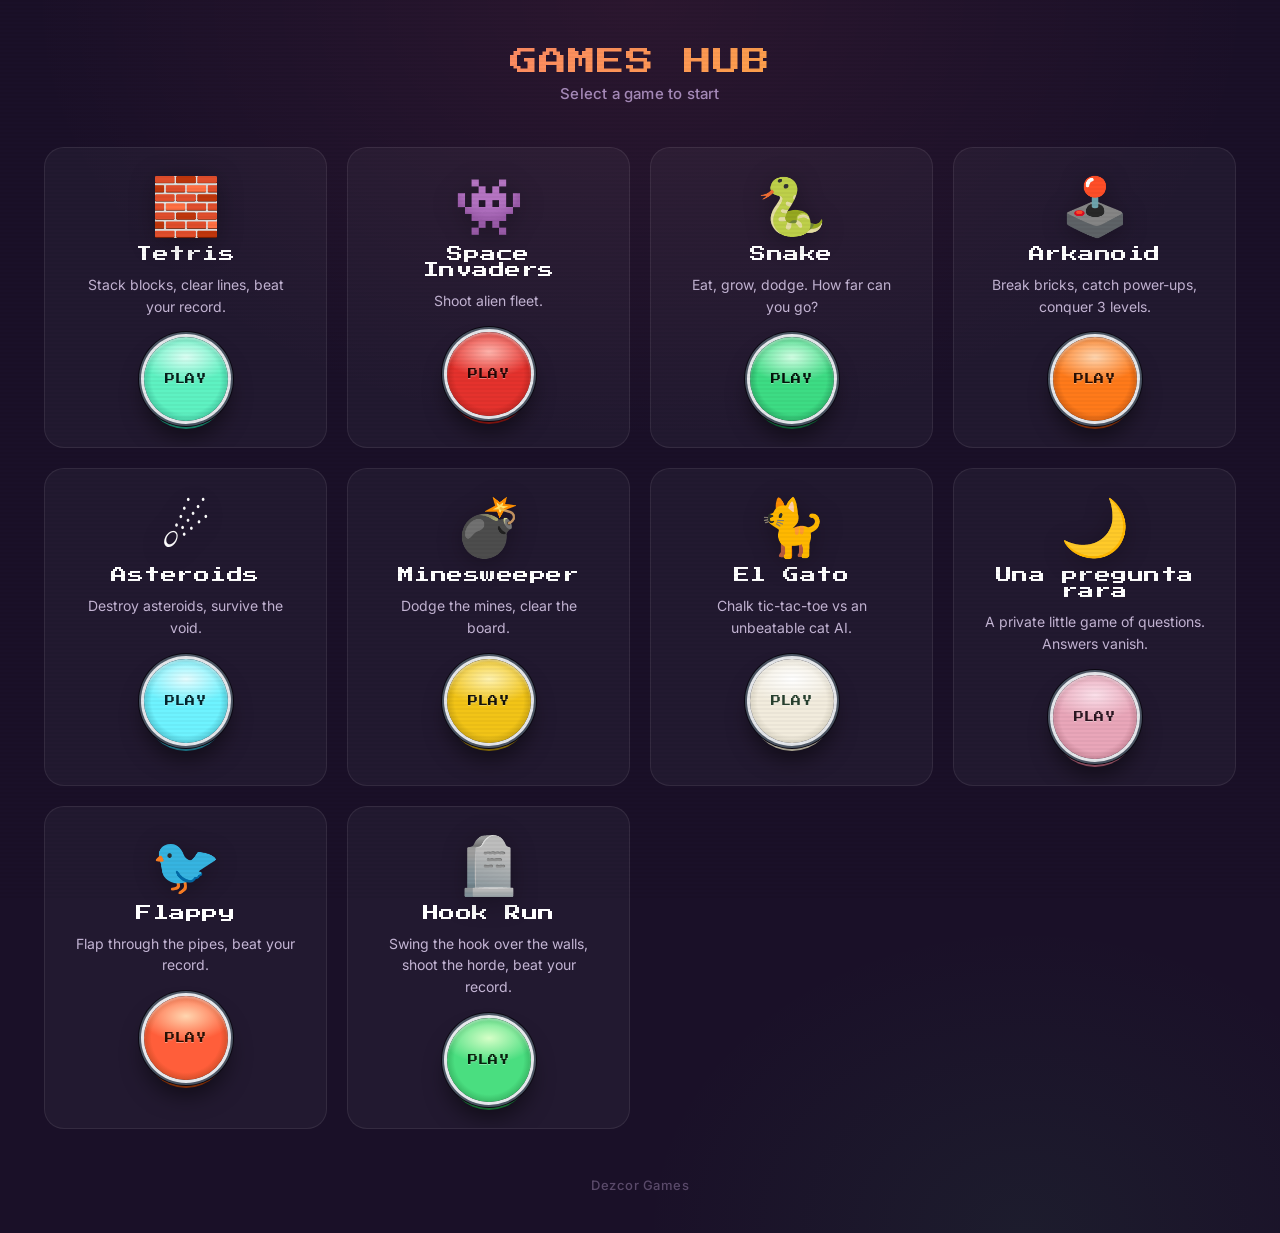
<file: index.html>
<!DOCTYPE html>
<html lang="en">
<head>
    <meta charset="UTF-8">
    <meta name="viewport" content="width=device-width, initial-scale=1.0">
    <title>Games Hub</title>
    <link rel="icon" type="image/svg+xml" href="favicon.svg">
    <link rel="preconnect" href="https://fonts.googleapis.com">
    <link rel="preconnect" href="https://fonts.gstatic.com" crossorigin>
    <link href="https://fonts.googleapis.com/css2?family=Press+Start+2P&family=Inter:wght@400;500;600;700&display=swap" rel="stylesheet">
    <style>
        /* ── Reset ── */
        *, *::before, *::after {
            box-sizing: border-box;
            margin: 0;
            padding: 0;
        }

        /* ── Base ── */
        body {
            background: #1a1028;
            background-image:
                radial-gradient(ellipse 80% 60% at 50% 0%, rgba(255, 107, 138, 0.08) 0%, transparent 60%),
                radial-gradient(ellipse 60% 50% at 80% 100%, rgba(74, 222, 128, 0.06) 0%, transparent 50%);
            color: #fff;
            font-family: 'Inter', system-ui, sans-serif;
            display: flex;
            justify-content: center;
            align-items: center;
            min-height: 100vh;
            overflow-x: hidden;
            position: relative;
        }

        /* CRT scanline overlay */
        body::after {
            content: '';
            position: fixed;
            inset: 0;
            background: repeating-linear-gradient(
                0deg,
                transparent,
                transparent 2px,
                rgba(0, 0, 0, 0.03) 2px,
                rgba(0, 0, 0, 0.03) 4px
            );
            pointer-events: none;
            z-index: 100;
        }

        /* ── Container ── */
        .container {
            text-align: center;
            padding: 48px 24px 40px;
            max-width: 1240px;
            width: 100%;
            animation: fadeUp 0.6s ease-out;
        }

        @keyframes fadeUp {
            from { opacity: 0; transform: translateY(20px); }
            to   { opacity: 1; transform: translateY(0); }
        }

        /* ── Title ── */
        .logo {
            font-family: 'Press Start 2P', monospace;
            font-size: 28px;
            font-weight: 400;
            letter-spacing: 1px;
            margin-bottom: 8px;
            background: linear-gradient(135deg, #ff6b8a, #fbbf24, #4ade80, #38bdf8);
            background-size: 300% 300%;
            -webkit-background-clip: text;
            -webkit-text-fill-color: transparent;
            background-clip: text;
            animation: gradientShift 6s ease infinite;
        }

        @keyframes gradientShift {
            0%, 100% { background-position: 0% 50%; }
            50%      { background-position: 100% 50%; }
        }

        .subtitle {
            color: #a78bba;
            font-size: 15px;
            font-weight: 500;
            margin-bottom: 44px;
            letter-spacing: 0.2px;
        }

        /* ── Games Grid ── */
        .games-grid {
            display: grid;
            grid-template-columns: repeat(auto-fit, minmax(230px, 1fr));
            gap: 20px;
            justify-content: center;
        }

        /* ── Game Card: cada tarjeta lleva el color de su juego ── */
        .game-card {
            position: relative;
            background: rgba(255, 255, 255, 0.04);
            border: 1px solid rgba(255, 255, 255, 0.08);
            border-radius: 20px;
            padding: 30px 28px 26px;
            text-decoration: none;
            color: #fff;
            display: flex;
            flex-direction: column;
            align-items: center;
            gap: 12px;
            transition: transform 0.25s ease, border-color 0.25s ease, box-shadow 0.25s ease, background 0.25s ease;
            overflow: hidden;
        }

        /* Gradient border glow on hover */
        .game-card::before {
            content: '';
            position: absolute;
            inset: -1px;
            border-radius: 20px;
            padding: 1px;
            background: var(--card-glow);
            -webkit-mask: linear-gradient(#fff 0 0) content-box, linear-gradient(#fff 0 0);
            -webkit-mask-composite: xor;
            mask-composite: exclude;
            opacity: 0;
            transition: opacity 0.25s ease;
        }

        .game-card:hover::before {
            opacity: 1;
        }

        .game-card:hover {
            transform: translateY(-8px);
            background: rgba(255, 255, 255, 0.07);
            box-shadow: 0 12px 40px var(--card-shadow);
        }

        .game-card:active {
            transform: translateY(-2px);
        }

        /* Colores por juego: --cap alimenta el botón PLAY de cada tarjeta */
        .game-card.tetris {
            --card-glow: linear-gradient(135deg, #5ef2c2, #ff6f8e);
            --card-shadow: rgba(94, 242, 194, 0.14);
            --cap: #5ef2c2; --cap-hi: #dcfff4; --cap-lo: #137b62; --cap-ink: #04201a;
        }

        .game-card.spaceinvaders {
            --card-glow: linear-gradient(135deg, #e5322d, #ffd23f);
            --card-shadow: rgba(229, 50, 45, 0.14);
            --cap: #e5322d; --cap-hi: #ffb4ac; --cap-lo: #7a120e; --cap-ink: #2a0503;
        }

        .game-card.snake {
            --card-glow: linear-gradient(135deg, #8dff9a, #2c7a46);
            --card-shadow: rgba(141, 255, 154, 0.12);
            --cap: #3ddc84; --cap-hi: #d2ffe4; --cap-lo: #0b5a2f; --cap-ink: #03140a;
        }

        .game-card.arkanoid {
            --card-glow: linear-gradient(135deg, #ff7a1a, #ffd60a);
            --card-shadow: rgba(255, 122, 26, 0.14);
            --cap: #ff7a1a; --cap-hi: #ffd6b0; --cap-lo: #7a2c05; --cap-ink: #2a0f02;
        }

        .game-card.asteroids {
            --card-glow: linear-gradient(135deg, #6ef3ff, #ff4fd8);
            --card-shadow: rgba(110, 243, 255, 0.14);
            --cap: #6ef3ff; --cap-hi: #e6fdff; --cap-lo: #1b6f80; --cap-ink: #03262e;
        }

        .game-card.minesweeper {
            --card-glow: linear-gradient(135deg, #f2c417, #8f8457);
            --card-shadow: rgba(242, 196, 23, 0.12);
            --cap: #f2c417; --cap-hi: #fff3b0; --cap-lo: #7d6306; --cap-ink: #14120a;
        }

        .game-card.chalk {
            --card-glow: linear-gradient(135deg, #f2ecdd, #85d1ff);
            --card-shadow: rgba(242, 236, 221, 0.12);
            --cap: #f2ecdd; --cap-hi: #ffffff; --cap-lo: #a9a391; --cap-ink: #28402f;
        }

        .game-card.rare {
            --card-glow: linear-gradient(135deg, #ffb87a, #e9a6b9);
            --card-shadow: rgba(255, 184, 122, 0.12);
            --cap: #e9a6b9; --cap-hi: #fbe0ea; --cap-lo: #8a4a5c; --cap-ink: #2b1520;
        }

        .game-card.flappy {
            --card-glow: linear-gradient(135deg, #ff5e3a, #ffd60a);
            --card-shadow: rgba(255, 94, 58, 0.14);
            --cap: #ff5e3a; --cap-hi: #ffd6b0; --cap-lo: #7a2c05; --cap-ink: #2a0f02;
        }

        .game-card.hookrun {
            --card-glow: linear-gradient(135deg, #4ade80, #ffd60a);
            --card-shadow: rgba(74, 222, 128, 0.15);
            --cap: #4ade80; --cap-hi: #d6ffc7; --cap-lo: #136a2e; --cap-ink: #06210c;
        }

        /* ── Icon ── */
        .game-icon {
            font-size: 56px;
            line-height: 1;
            filter: drop-shadow(0 4px 12px rgba(0, 0, 0, 0.3));
            transition: transform 0.25s ease;
        }

        .game-card:hover .game-icon {
            transform: scale(1.1) rotate(-3deg);
        }

        /* ── Title ── */
        .game-title {
            font-family: 'Press Start 2P', monospace;
            font-size: 16px;
            font-weight: 400;
            letter-spacing: 0.5px;
        }

        /* ── Description ── */
        .game-desc {
            color: #c4b5d4;
            font-size: 14px;
            font-weight: 400;
            line-height: 1.55;
            max-width: 220px;
        }

        /* ── Botón PLAY: botón de cabina redondo con bisel y barril ── */
        .play-btn {
            margin-top: 8px;
            display: grid;
            place-items: center;
            width: 84px;
            height: 84px;
            border-radius: 50%;
            font-family: 'Press Start 2P', monospace;
            font-size: 10px;
            line-height: 1;
            letter-spacing: 0.04em;
            color: var(--cap-ink);
            text-shadow: 0 1px 0 rgba(255, 255, 255, 0.35);
            background:
                radial-gradient(ellipse 55% 30% at 50% 24%, var(--cap-hi), transparent 100%),
                radial-gradient(circle at 50% 50%, var(--cap) 0 58%, var(--cap-lo) 100%);
            box-shadow:
                0 0 0 3px #e5e7eb,
                0 0 0 5px #4b5563,
                0 0 0 6px #0b0812,
                0 8px 0 var(--cap-lo),
                0 16px 22px rgba(0, 0, 0, 0.5),
                inset 0 2px 2px rgba(255, 255, 255, 0.35);
            transition: transform 0.12s ease, box-shadow 0.12s ease;
        }

        .game-card:hover .play-btn {
            transform: translateY(-2px);
        }

        .game-card:active .play-btn {
            transform: translateY(6px);
            box-shadow:
                0 0 0 3px #e5e7eb,
                0 0 0 5px #4b5563,
                0 0 0 6px #0b0812,
                0 2px 0 var(--cap-lo),
                0 6px 10px rgba(0, 0, 0, 0.5),
                inset 0 3px 4px rgba(0, 0, 0, 0.25);
        }

        /* ── Footer ── */
        footer {
            margin-top: 48px;
            color: #5a4a6a;
            font-size: 13px;
            font-weight: 500;
            letter-spacing: 0.5px;
        }

        /* ── Responsive ── */
        @media (max-width: 600px) {
            .container {
                padding: 32px 14px 28px;
            }
            .games-grid {
                grid-template-columns: repeat(2, minmax(0, 1fr));
                gap: 12px;
            }
            .game-card {
                padding: 20px 10px 18px;
                gap: 9px;
                border-radius: 16px;
            }
            .play-btn {
                width: 66px;
                height: 66px;
                font-size: 8px;
            }
            .logo {
                font-size: 22px;
            }
            .subtitle {
                font-size: 14px;
                margin-bottom: 32px;
            }
            .game-icon {
                font-size: 40px;
            }
            .game-title {
                font-size: 11px;
                line-height: 1.4;
            }
            .game-desc {
                font-size: 12px;
            }
        }

        @media (max-width: 360px) {
            .logo {
                font-size: 18px;
            }
            .container {
                padding: 28px 10px 24px;
            }
        }

        /* ── Reduced motion ── */
        @media (prefers-reduced-motion: reduce) {
            *, *::before, *::after {
                animation-duration: 0.01ms !important;
                animation-iteration-count: 1 !important;
                transition-duration: 0.01ms !important;
            }
        }

        /* ── Focus visible for keyboard ── */
        .game-card:focus-visible {
            outline: 2px solid #fbbf24;
            outline-offset: 4px;
        }
    </style>
</head>
<body>
    <div class="container">
        <h1 class="logo">GAMES HUB</h1>
        <p class="subtitle">Select a game to start</p>

        <div class="games-grid">
            <a class="game-card tetris" href="tetris/index.html">
            <div class="game-icon">🧱</div>
            <div class="game-title">Tetris</div>
            <div class="game-desc">Stack blocks, clear lines, beat your record.</div>
            <span class="play-btn">PLAY</span>
            </a>

            <a class="game-card spaceinvaders" href="space-invaders/index.html">
                <div class="game-icon">👾</div>
                <div class="game-title">Space Invaders</div>
                <div class="game-desc">Shoot alien fleet.</div>
                <span class="play-btn">PLAY</span>
            </a>

            <a class="game-card snake" href="snake/index.html">
                <div class="game-icon">🐍</div>
                <div class="game-title">Snake</div>
                <div class="game-desc">Eat, grow, dodge. How far can you go?</div>
                <span class="play-btn">PLAY</span>
            </a>

            <a class="game-card arkanoid" href="arkanoid/index.html">
                <div class="game-icon">🕹️</div>
                <div class="game-title">Arkanoid</div>
                <div class="game-desc">Break bricks, catch power-ups, conquer 3 levels.</div>
                <span class="play-btn">PLAY</span>
            </a>
            <a class="game-card asteroids" href="asteroids/index.html">
                <div class="game-icon">☄️</div>
                <div class="game-title">Asteroids</div>
                <div class="game-desc">Destroy asteroids, survive the void.</div>
                <span class="play-btn">PLAY</span>
            </a>

            <a class="game-card minesweeper" href="minesweeper/index.html">
                <div class="game-icon">💣</div>
                <div class="game-title">Minesweeper</div>
                <div class="game-desc">Dodge the mines, clear the board.</div>
                <span class="play-btn">PLAY</span>
            </a>

            <a class="game-card chalk" href="chalk-tic-tac-toe/index.html">
                <div class="game-icon">🐈</div>
                <div class="game-title">El Gato</div>
                <div class="game-desc">Chalk tic-tac-toe vs an unbeatable cat AI.</div>
                <span class="play-btn">PLAY</span>
            </a>

            <a class="game-card rare" href="una-pregunta-rara/index.html">
                <div class="game-icon">🌙</div>
                <div class="game-title">Una pregunta rara</div>
                <div class="game-desc">A private little game of questions. Answers vanish.</div>
                <span class="play-btn">PLAY</span>
            </a>
            <a class="game-card flappy" href="flappy/index.html">
                <div class="game-icon">🐦</div>
                <div class="game-title">Flappy</div>
                <div class="game-desc">Flap through the pipes, beat your record.</div>
                <span class="play-btn">PLAY</span>
            </a>
            <a class="game-card hookrun" href="hookrun/index.html">
                <div class="game-icon">🪦</div>
                <div class="game-title">Hook Run</div>
                <div class="game-desc">Swing the hook over the walls, shoot the horde, beat your record.</div>
                <span class="play-btn">PLAY</span>
            </a>
        </div>

        <footer>Dezcor Games</footer>
    </div>
</body>
</html>
</file>
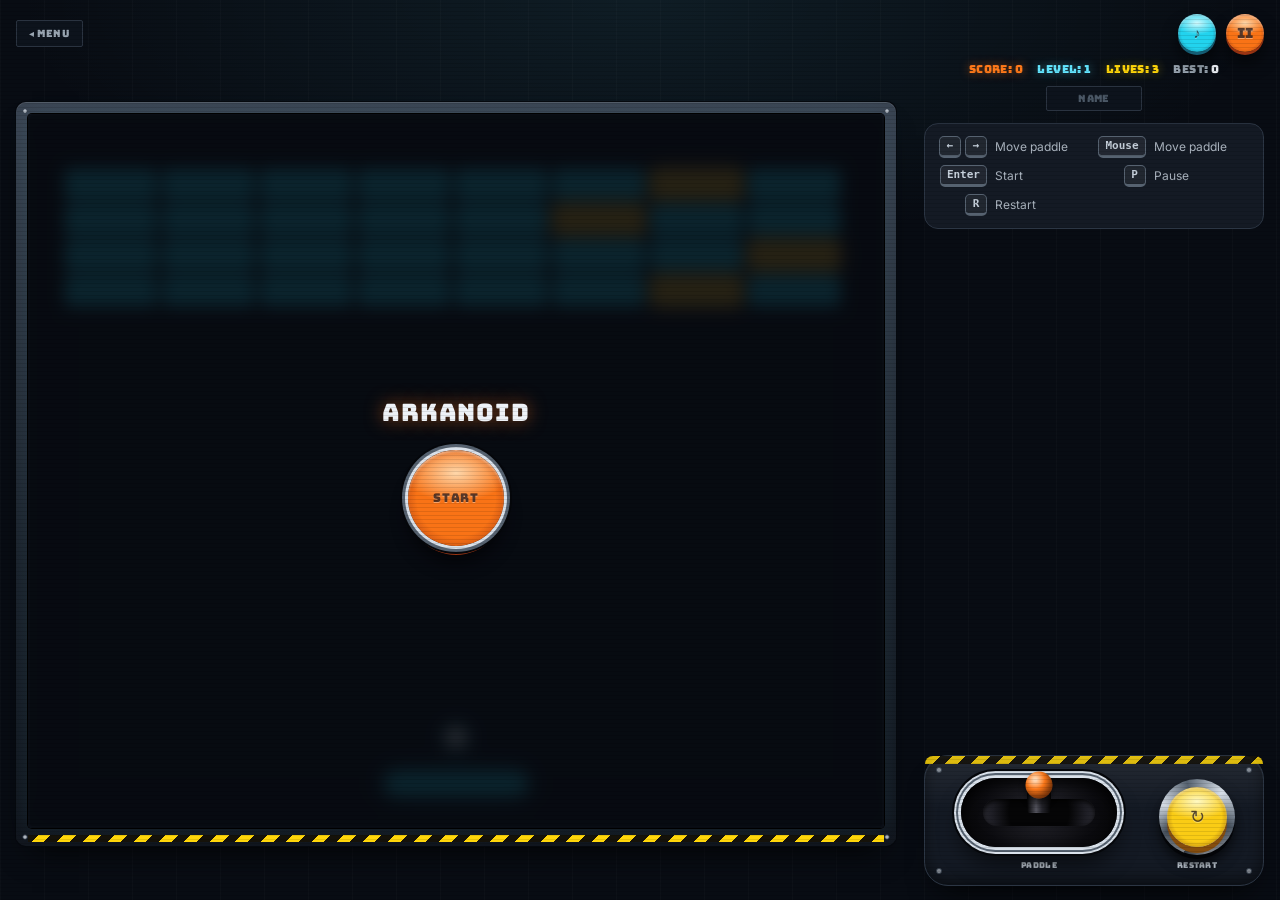
<file: arkanoid/index.html>
<!DOCTYPE html>
<html lang="en">
<head>
    <meta charset="UTF-8">
    <meta name="viewport" content="width=device-width, initial-scale=1.0, user-scalable=no">
    <title>Arkanoid Game</title>
    <link rel="icon" type="image/svg+xml" href="favicon.svg">
    <link rel="preconnect" href="https://fonts.googleapis.com">
    <link rel="preconnect" href="https://fonts.gstatic.com" crossorigin>
    <link href="https://fonts.googleapis.com/css2?family=Bungee&family=Inter:wght@400;500;600;700&display=swap" rel="stylesheet">
    <link rel="stylesheet" href="../shared/arcade.css">
    <link rel="stylesheet" href="css/style.css">
    <link rel="stylesheet" href="../shared/layout.css">
</head>
<body>
    <div id="game-container">
        <div class="top-bar">
            <a href="../index.html" id="menu-btn">◂ MENU</a>
            <div class="top-tools">
                <div class="sound-menu">
                    <button class="touch-btn cap is-sm c-cyan sound-toggle" aria-label="Sound settings" aria-expanded="false" aria-controls="sound-controls">♪</button>
                    <div id="sound-controls" hidden>
                        <div class="arcade-key is-sm">
                            <button id="mute-btn" class="touch-btn cap c-cyan" title="Mute" aria-label="Mute sound effects" aria-pressed="false">🔊</button>
                            <span class="arcade-label">SFX</span>
                        </div>
                        <div class="arcade-key is-sm">
                            <button id="bgm-mute-btn" class="touch-btn cap c-yellow" title="Mute Music" aria-label="Mute music" aria-pressed="false">🎵</button>
                            <span class="arcade-label">MUSIC</span>
                        </div>
                        <input type="range" id="volume-slider" min="0" max="1" step="0.01" value="0.7" aria-label="Sound effects volume">
                    </div>
                </div>
                <button id="pause-btn" data-keys="KeyP Escape" class="touch-btn cap is-sm c-orange" aria-label="Pause" aria-pressed="false">II</button>
            </div>
        </div>
        <div id="top-ui">
            <div id="info-row">
                <div id="score" aria-live="polite">Score: 0</div>
                <div id="level">Level: 1</div>
                <div id="lives">Lives: 3</div>
                <div id="best-score">Best: <span id="best-score-value">0</span></div>
                <div id="name-input-container">
                    <input type="text" id="player-name" maxlength="12" placeholder="Name" aria-label="Player name">
                </div>
            </div>
        </div>
        <div class="board-slot">
            <div id="board-wrapper">
                <canvas id="arkanoid" width="480" height="400" aria-label="Arkanoid game board"></canvas>
                <div id="pause-overlay">
                    <h1 id="overlay-title">ARKANOID</h1>
                    <button id="start-btn" data-keys="Enter" class="touch-btn cap is-xl is-ring c-orange">START</button>
                    <div id="high-scores-table" style="display:none;">
                        <h3>Top 5 Records</h3>
                        <table id="high-scores-list"></table>
                    </div>
                </div>
            </div>
        </div>
        <div id="touch-controls" class="deck">
            <div class="stick-key">
                <div class="joystick joystick--h" role="group" aria-label="Paddle">
                    <button class="touch-btn joy-zone joy-left" data-action="left" data-keys="ArrowLeft" title="Left" aria-label="Move left"></button>
                    <button class="touch-btn joy-zone joy-right" data-action="right" data-keys="ArrowRight" title="Right" aria-label="Move right"></button>
                    <span class="joy-gate" aria-hidden="true"></span>
                    <span class="joy-shaft" aria-hidden="true"><span class="joy-ball"></span></span>
                </div>
                <span class="arcade-label">PADDLE</span>
            </div>
            <div class="arcade-key">
                <button class="touch-btn cap c-yellow" data-action="restart" data-keys="KeyR" title="Restart" aria-label="Restart">↻</button>
                <span class="arcade-label">RESTART</span>
            </div>
        </div>
        <dl class="key-help" aria-label="Keyboard controls">
            <dt><kbd>←</kbd><kbd>→</kbd></dt><dd>Move paddle</dd>
            <dt><kbd>Mouse</kbd></dt><dd>Move paddle</dd>
            <dt><kbd>Enter</kbd></dt><dd>Start</dd>
            <dt><kbd>P</kbd></dt><dd>Pause</dd>
            <dt><kbd>R</kbd></dt><dd>Restart</dd>
        </dl>
    </div>
    <script src="../shared/sound-menu.js"></script>
    <script src="../shared/key-press.js"></script>
    <script src="js/constants.js"></script>
    <script src="js/domain/levels.js"></script>
    <script src="js/domain/physics.js"></script>
    <script src="js/domain/game.js"></script>
    <script src="js/ports/repository.js"></script>
    <script src="js/ports/sound.js"></script>
    <script src="js/ports/renderer.js"></script>
    <script src="js/ports/hud.js"></script>
    <script src="js/ports/input.js"></script>
    <script src="js/ports/clock.js"></script>
    <script src="js/ports/random.js"></script>
    <script src="js/adapters/sound.js"></script>
    <script src="js/adapters/localStorage.js"></script>
    <script src="js/adapters/canvas.js"></script>
    <script src="js/adapters/dom.js"></script>
    <script src="js/adapters/keyboard.js"></script>
    <script src="js/adapters/pointer.js"></script>
    <script src="js/adapters/touch.js"></script>
    <script src="js/adapters/frame.js"></script>
    <script src="js/adapters/random.js"></script>
    <script src="js/game.js"></script>
</body>
</html>
</file>
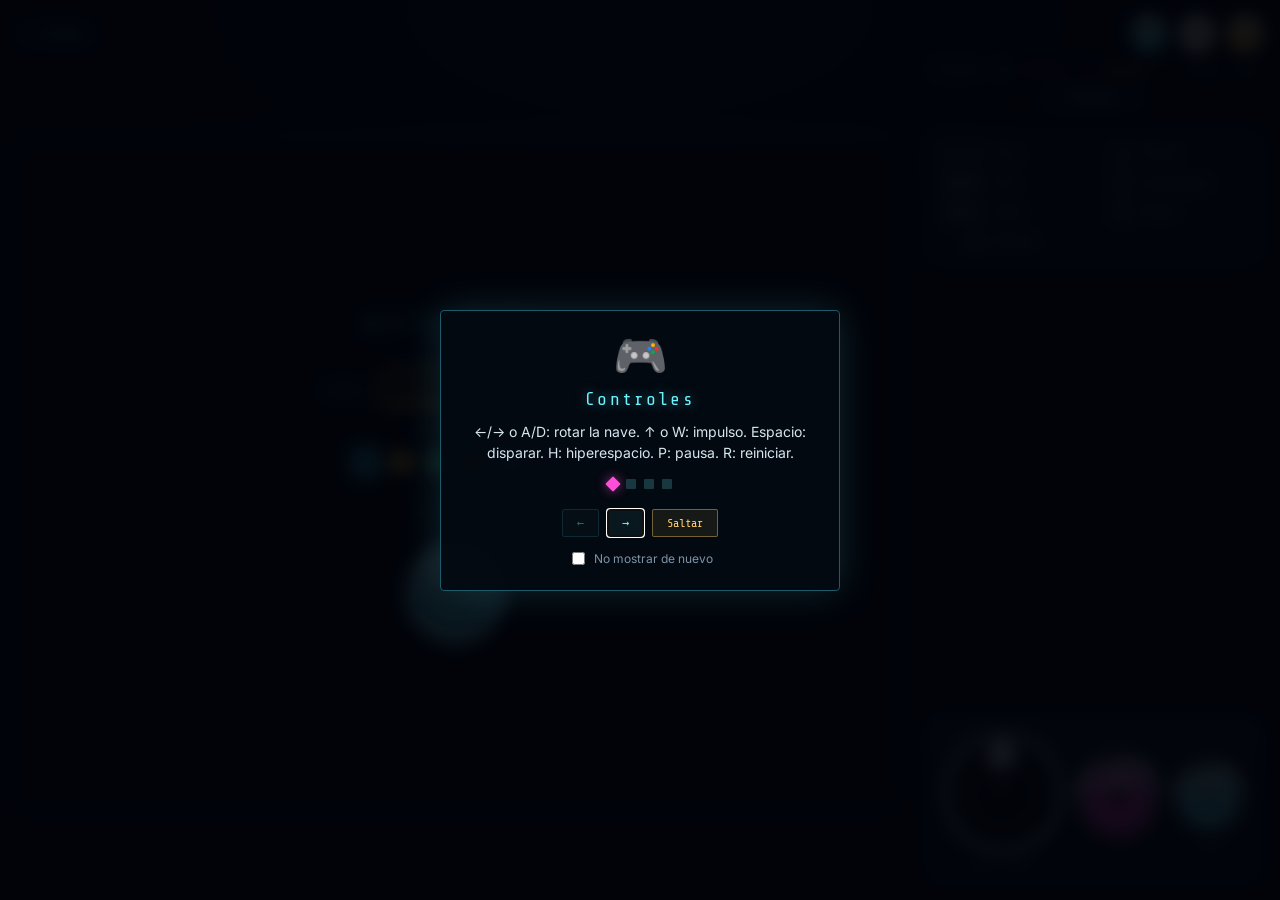
<file: asteroids/index.html>
<!DOCTYPE html>
<html lang="es">
<head>
    <meta charset="UTF-8">
    <meta name="viewport" content="width=device-width, initial-scale=1.0, user-scalable=no">
    <title>Asteroids</title>
    <link rel="icon" type="image/svg+xml" href="favicon.svg">
    <link rel="preconnect" href="https://fonts.googleapis.com">
    <link rel="preconnect" href="https://fonts.gstatic.com" crossorigin>
    <link href="https://fonts.googleapis.com/css2?family=Share+Tech+Mono&family=Inter:wght@400;500;600;700&display=swap" rel="stylesheet">
    <link rel="stylesheet" href="../shared/arcade.css">
    <link rel="stylesheet" href="css/style.css">
    <link rel="stylesheet" href="../shared/layout.css">
</head>
<body>
    <div id="game-container">
        <div class="top-bar">
            <a href="../index.html" id="menu-btn">◂ MENU</a>
            <div class="top-tools">
                <div class="sound-menu">
                    <button class="touch-btn cap is-sm c-vector sound-toggle" aria-label="Sound settings" aria-expanded="false" aria-controls="sound-controls">♪</button>
                    <div id="sound-controls" hidden>
                        <div class="arcade-key is-sm">
                            <button id="mute-btn" class="touch-btn cap c-vector" title="Mute" aria-label="Mute sound effects" aria-pressed="false">🔊</button>
                            <span class="arcade-label">SFX</span>
                        </div>
                        <div class="arcade-key is-sm">
                            <button id="bgm-mute-btn" class="touch-btn cap c-magenta" title="Mute Music" aria-label="Mute music" aria-pressed="false">🎵</button>
                            <span class="arcade-label">MUSIC</span>
                        </div>
                        <input type="range" id="volume-slider" min="0" max="1" step="0.01" value="0.7" aria-label="Volume">
                    </div>
                </div>
                <button id="pause-btn" data-keys="KeyP Escape" class="touch-btn cap is-sm c-white" aria-label="Pause" aria-pressed="false">II</button>
                <button class="touch-btn cap is-sm c-amber" data-action="restart" data-keys="KeyR" title="Restart" aria-label="Restart">↻</button>
            </div>
        </div>
        <div id="top-ui">
            <div id="info-row">
                <div id="score" aria-live="polite">Score: 0</div>
                <div id="lives">Lives: 3</div>
                <div id="level">Level: 1</div>
                <div id="best-score">Best: <span id="best-score-value">0</span></div>
                <div id="name-input-container">
                    <input type="text" id="player-name" maxlength="12" placeholder="Name" aria-label="Player name">
                </div>
            </div>
            <div id="powerup-status"></div>
        </div>
        <div class="board-slot">
            <div id="board-wrapper">
                <canvas id="asteroids-canvas" aria-label="Asteroids game board"></canvas>
                <div id="zoom-indicator" aria-hidden="true">100%</div>
                <div id="level-banner" style="display:none;"></div>
                <div id="pause-overlay">
                    <h1 id="overlay-title">ASTEROIDS</h1>

                    <!-- Difficulty Selection -->
                    <div id="difficulty-selection">
                        <p class="hint">SELECT DIFFICULTY</p>
                        <div class="difficulty-buttons">
                            <button id="diff-btn-easy" data-diff="easy" class="diff-btn">FÁCIL</button>
                            <button id="diff-btn-normal" data-diff="normal" class="diff-btn active">NORMAL</button>
                            <button id="diff-btn-hard" data-diff="hard" class="diff-btn">DIFÍCIL</button>
                            <button id="diff-btn-insane" data-diff="insane" class="diff-btn">LOCO</button>
                        </div>
                    </div>

                    <!-- Ship Skin Selection -->
                    <div id="ship-skin-selection">
                        <p class="hint">SHIP COLOR</p>
                        <div id="skin-swatches" role="radiogroup" aria-label="Ship color"></div>
                    </div>

                    <!-- Achievements Panel -->
                    <div id="achievements-panel" style="display:none;">
                        <h3>Achievements</h3>
                        <ul id="achievements-list" role="list"></ul>
                    </div>
                    <button id="achievements-btn" type="button" aria-expanded="false" aria-controls="achievements-panel">Achievements</button>
                    <button id="start-btn" data-keys="Enter" class="touch-btn cap is-xl is-ring c-vector">START</button>

                    <div id="game-over-card" style="display:none;">
                        <h1 id="game-over-title">GAME OVER</h1>
                        <div id="game-over-stats">
                            <div id="final-score">Score: 0</div>
                            <div id="final-level">Level: 1</div>
                        </div>
                        <button id="quick-restart-btn" class="touch-btn cap is-xl is-ring c-magenta">PLAY<br>AGAIN</button>
                        <div id="high-scores-table">
                            <h3>Top 5 Records</h3>
                            <table id="high-scores-list"></table>
                        </div>
                    </div>
                </div>
            </div>
        </div>

        <!-- Tutorial Overlay -->
        <div id="tutorial-overlay" role="dialog" aria-labelledby="tutorial-title" aria-modal="true" style="display:none;">
            <div class="tutorial-content">
                <div id="tutorial-icon" aria-hidden="true"></div>
                <h2 id="tutorial-title"></h2>
                <p id="tutorial-body"></p>
                <div id="tutorial-dots" role="tablist" aria-label="Tutorial steps"></div>
                <div class="tutorial-controls">
                    <button id="tutorial-prev" type="button" aria-label="Previous step">←</button>
                    <button id="tutorial-next" type="button" aria-label="Next step">→</button>
                    <button id="tutorial-skip" type="button" aria-label="Skip tutorial">Saltar</button>
                </div>
                <label class="tutorial-dismiss">
                    <input type="checkbox" id="tutorial-dismiss-cb">
                    <span>No mostrar de nuevo</span>
                </label>
            </div>
        </div>

        <!-- Achievement Toast -->
        <div id="achievement-toast" role="status" aria-live="polite" style="display:none;">
            <span id="achievement-toast-icon" aria-hidden="true"></span>
            <div>
                <div class="ach-toast-label">¡Logro desbloqueado!</div>
                <div id="achievement-toast-text"></div>
            </div>
        </div>

        <div id="touch-controls" class="deck">
            <div class="stick-key">
                <div class="joystick" role="group" aria-label="Ship controls">
                    <button class="touch-btn joy-zone joy-left" data-action="left" data-keys="ArrowLeft KeyA" title="Turn left" aria-label="Left"></button>
                    <button class="touch-btn joy-zone joy-up" data-action="thrust" data-keys="ArrowUp KeyW" title="Thrust" aria-label="Thrust"></button>
                    <button class="touch-btn joy-zone joy-right" data-action="right" data-keys="ArrowRight KeyD" title="Turn right" aria-label="Right"></button>
                    <span class="joy-gate" aria-hidden="true"></span>
                    <span class="joy-shaft" aria-hidden="true"><span class="joy-ball"></span></span>
                </div>
                <span class="arcade-label">TURN · THRUST</span>
            </div>
            <div class="arcade-key is-lg">
                <button class="touch-btn cap c-magenta" data-action="shoot" data-keys="Space" title="Shoot" aria-label="Shoot">●</button>
                <span class="arcade-label">FIRE</span>
            </div>
            <div class="arcade-key">
                <button class="touch-btn cap c-vector" data-action="hyperespace" data-keys="KeyH" title="Hyperspace (H)" aria-label="Hyperspace">⇋</button>
                <span class="arcade-label">HYPER</span>
            </div>
        </div>
        <dl class="key-help" aria-label="Keyboard controls">
            <dt><kbd>←</kbd><kbd>→</kbd></dt><dd>Turn</dd>
            <dt><kbd>↑</kbd></dt><dd>Thrust</dd>
            <dt><kbd>Space</kbd></dt><dd>Fire</dd>
            <dt><kbd>H</kbd></dt><dd>Hyperspace</dd>
            <dt><kbd>Enter</kbd></dt><dd>Start</dd>
            <dt><kbd>P</kbd></dt><dd>Pause</dd>
            <dt><kbd>R</kbd></dt><dd>Restart</dd>
        </dl>
    </div>
    <script src="../shared/sound-menu.js"></script>
    <script src="../shared/key-press.js"></script>
    <script src="js/constants.js"></script>
    <script src="js/domain/scores.js"></script>
    <script src="js/domain/skins.js"></script>
    <script src="js/domain/difficulty.js"></script>
    <script src="js/domain/achievements.js"></script>
    <script src="js/domain/collision.js"></script>
    <script src="js/domain/ship.js"></script>
    <script src="js/domain/asteroid.js"></script>
    <script src="js/domain/bullets.js"></script>
    <script src="js/domain/ufo.js"></script>
    <script src="js/domain/powerups.js"></script>
    <script src="js/domain/hyperspace.js"></script>
    <script src="js/domain/game.js"></script>
    <script src="js/ports/clock.js"></script>
    <script src="js/ports/random.js"></script>
    <script src="js/ports/input.js"></script>
    <script src="js/ports/sound.js"></script>
    <script src="js/ports/repository.js"></script>
    <script src="js/ports/renderer.js"></script>
    <script src="js/ports/effects.js"></script>
    <script src="js/ports/ui.js"></script>
    <script src="js/adapters/clock.js"></script>
    <script src="js/adapters/sound.js"></script>
    <script src="js/adapters/repository.js"></script>
    <script src="js/adapters/canvas-renderer.js"></script>
    <script src="js/adapters/effects.js"></script>
    <script src="js/adapters/keyboard.js"></script>
    <script src="js/adapters/touch.js"></script>
    <script src="js/adapters/pinch-zoom.js"></script>
    <script src="js/adapters/dom-ui.js"></script>
    <script src="js/game.js"></script>
</body>
</html>
</file>
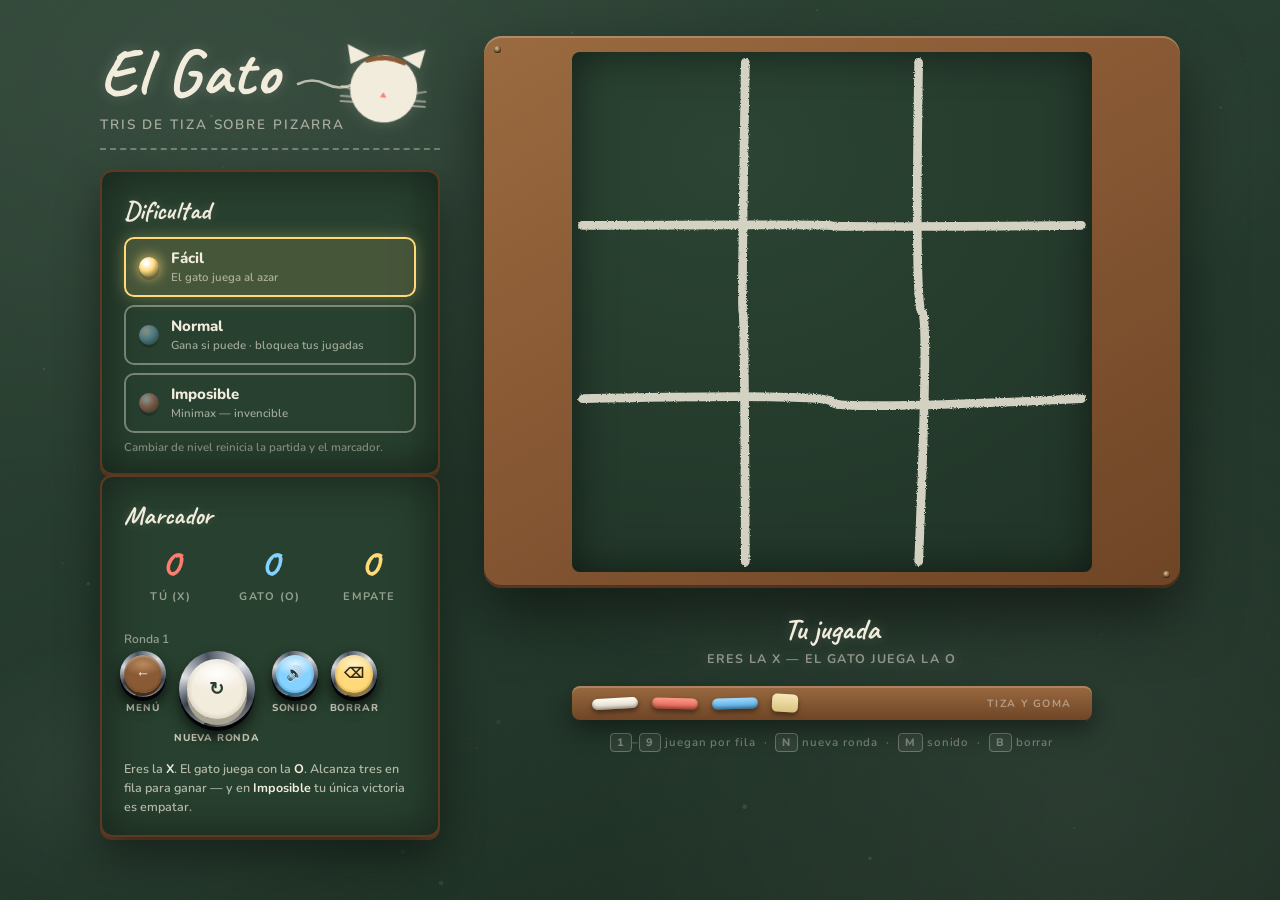
<file: chalk-tic-tac-toe/index.html>
<!DOCTYPE html>
<html lang="es">

<head>
  <meta charset="UTF-8">
  <meta name="viewport" content="width=device-width, initial-scale=1.0">
  <title>El Gato — Tris de tiza</title>
  <link rel="preconnect" href="https://fonts.googleapis.com">
  <link rel="preconnect" href="https://fonts.gstatic.com" crossorigin>
  <link
    href="https://fonts.googleapis.com/css2?family=Caveat:wght@600;700&family=Nunito:wght@400;600;700;800&display=swap"
    rel="stylesheet">
  <link rel="stylesheet" href="../shared/arcade.css">
  <link rel="stylesheet" href="styles.css">
</head>

<body>

  <!-- definición del filtro chalky (referenciado por filter:url(#chalky)) -->
  <svg width="0" height="0" style="position:absolute" aria-hidden="true">
    <filter id="chalky" x="-20%" y="-20%" width="140%" height="140%">
      <feTurbulence type="fractalNoise" baseFrequency="0.9" numOctaves="2" result="noise" />
      <feDisplacementMap in="SourceGraphic" in2="noise" scale="3" xChannelSelector="R" yChannelSelector="G" />
    </filter>
  </svg>

  <canvas id="dust"></canvas>

  <div class="stage">

    <!-- ══ PANEL DE TIZA ══ -->
    <aside class="panel">
      <header class="masthead rise">
        <h1>El Gato
          <svg class="squig" width="96" height="16" viewBox="0 0 96 16">
            <path d="M2 9 Q 16 2 30 9 T 58 9 T 94 7" fill="none" stroke="#f2ecdd" stroke-width="2.6"
              stroke-linecap="round" />
          </svg>
        </h1>
        <p class="tagline">Tris de tiza sobre pizarra</p>
        <svg class="cat" id="cat" data-mood="neutral" viewBox="0 0 96 86" aria-hidden="true">
          <path d="M 16 26 L 12 8 L 33 17 Z" fill="#f2ecdd" />
          <path d="M 80 26 L 84 8 L 63 17 Z" fill="#f2ecdd" />
          <circle cx="48" cy="47" r="31" fill="#f2ecdd" />
          <path d="M 31 22 Q 48 15 65 22" fill="none" stroke="#8a5a35" stroke-width="4" stroke-linecap="round" />
          <circle class="eye" cx="37" cy="43" r="3.1" />
          <circle class="eye blink" cx="59" cy="43" r="3.1" />
          <path class="mouth" d="M 41 59 Q 47 61 53 59" />
          <path d="M 48 50 L 45 55 L 51 55 Z" fill="#ff7d6e" />
          <g class="whisk">
            <path d="M 26 51 L 9 47 M 26 56 L 9 56 M 26 61 L 9 61" fill="none" stroke-width="1.8"
              stroke-linecap="round" />
            <path d="M 70 51 L 87 47 M 70 56 L 87 56 M 70 61 L 87 61" fill="none" stroke-width="1.8"
              stroke-linecap="round" />
          </g>
          <text class="think" x="80" y="16" font-size="15" fill="#f2ecdd" font-family="Nunito, sans-serif"
            font-weight="800">…</text>
        </svg>
      </header>

      <section class="chalkbox sec rise" style="animation-delay:.1s">
        <h2>Dificultad</h2>
        <div class="diff-row">
          <button class="diff" data-diff="easy"><span class="dot"></span><span><b>Fácil</b><small>El gato juega al
                azar</small></span></button>
          <button class="diff" data-diff="normal"><span class="dot"></span><span><b>Normal</b><small>Gana si puede ·
                bloquea tus jugadas</small></span></button>
          <button class="diff" data-diff="hard"><span class="dot"></span><span><b>Imposible</b><small>Minimax —
                invencible</small></span></button>
        </div>
        <p class="diff-note">Cambiar de nivel reinicia la partida y el marcador.</p>
      </section>

      <section class="chalkbox sec rise" style="animation-delay:.18s">
        <h2>Marcador</h2>
        <div class="tallies">
          <div class="tally you"><span class="num" id="numYou">0</span><span class="lbl">Tú (X)</span><span
              class="marks" id="mkYou"></span></div>
          <div class="tally cat"><span class="num" id="numCat">0</span><span class="lbl">Gato (O)</span><span
              class="marks" id="mkCat"></span></div>
          <div class="tally tie"><span class="num" id="numTie">0</span><span class="lbl">Empate</span><span
              class="marks" id="mkTie"></span></div>
        </div>
        <div class="tallies-foot"><span id="round">Ronda 1</span><span id="streak"></span></div>
        <div class="controls-row">
          <div class="arcade-key is-sm">
            <button class="cap c-wood" id="btnMenu" aria-label="Menú">←</button>
            <span class="arcade-label">MENÚ</span>
          </div>
          <div class="arcade-key">
            <button class="cap c-chalk" id="btnNew" aria-label="Nueva ronda">↻</button>
            <span class="arcade-label">NUEVA RONDA</span>
          </div>
          <div class="arcade-key is-sm">
            <button class="cap c-blue" id="btnMute" aria-label="Sonido">🔊</button>
            <span class="arcade-label">SONIDO</span>
          </div>
          <div class="arcade-key is-sm">
            <button class="cap c-yellow" id="btnReset" aria-label="Borrar marcador">⌫</button>
            <span class="arcade-label">BORRAR</span>
          </div>
        </div>
        <p class="howto">Eres la <b>X</b>. El gato juega con la <b>O</b>. Alcanza tres en fila para ganar — y en
          <b>Imposible</b> tu única victoria es empatar.
        </p>
      </section>
    </aside>

    <!-- ══ TABLERO ══ -->
    <main class="arena rise" style="animation-delay:.08s">
      <div class="frame">
        <div class="board play" id="board" data-winner="">
          <svg class="grid-svg" id="gridSvg" viewBox="0 0 300 300" aria-hidden="true"></svg>
          <div class="cells" id="cells"></div>
          <svg class="winline" id="winline" viewBox="0 0 300 300" style="display:none"></svg>
        </div>
      </div>
      <div class="status" id="status" data-winner="">
        <span class="msg" id="statusMsg">Tu jugada</span>
        <span class="sub" id="statusSub">El gato espera</span>
        <button class="cap c-chalk" id="btnNext" aria-label="Otra vez">Otra<br>vez</button>
      </div>
      <div class="tray">
        <span class="stick" style="--tilt:-3deg"></span>
        <span class="stick xc" style="--tilt:2deg"></span>
        <span class="stick oc" style="--tilt:-2deg"></span>
        <span class="sponge"></span>
        <span class="eraser-txt">tiza y goma</span>
      </div>
      <p class="credit"><kbd>1</kbd>–<kbd>9</kbd> juegan por fila &nbsp;·&nbsp; <kbd>N</kbd> nueva ronda &nbsp;·&nbsp;
        <kbd>M</kbd> sonido &nbsp;·&nbsp; <kbd>B</kbd> borrar
      </p>
    </main>
  </div>

  <script src="js/constants.js"></script>
  <script src="js/domain/board.js"></script>
  <script src="js/domain/ai.js"></script>
  <script src="js/domain/game.js"></script>
  <script src="js/ports/repository.js"></script>
  <script src="js/ports/renderer.js"></script>
  <script src="js/ports/sound.js"></script>
  <script src="js/ports/timer.js"></script>
  <script src="js/ports/input.js"></script>
  <script src="js/adapters/localStorage.js"></script>
  <script src="js/adapters/dom.js"></script>
  <script src="js/adapters/sound.js"></script>
  <script src="js/adapters/timer.js"></script>
  <script src="js/adapters/dust.js"></script>
  <script src="js/adapters/input.js"></script>
  <script src="js/game.js"></script>
</body>

</html>
</file>
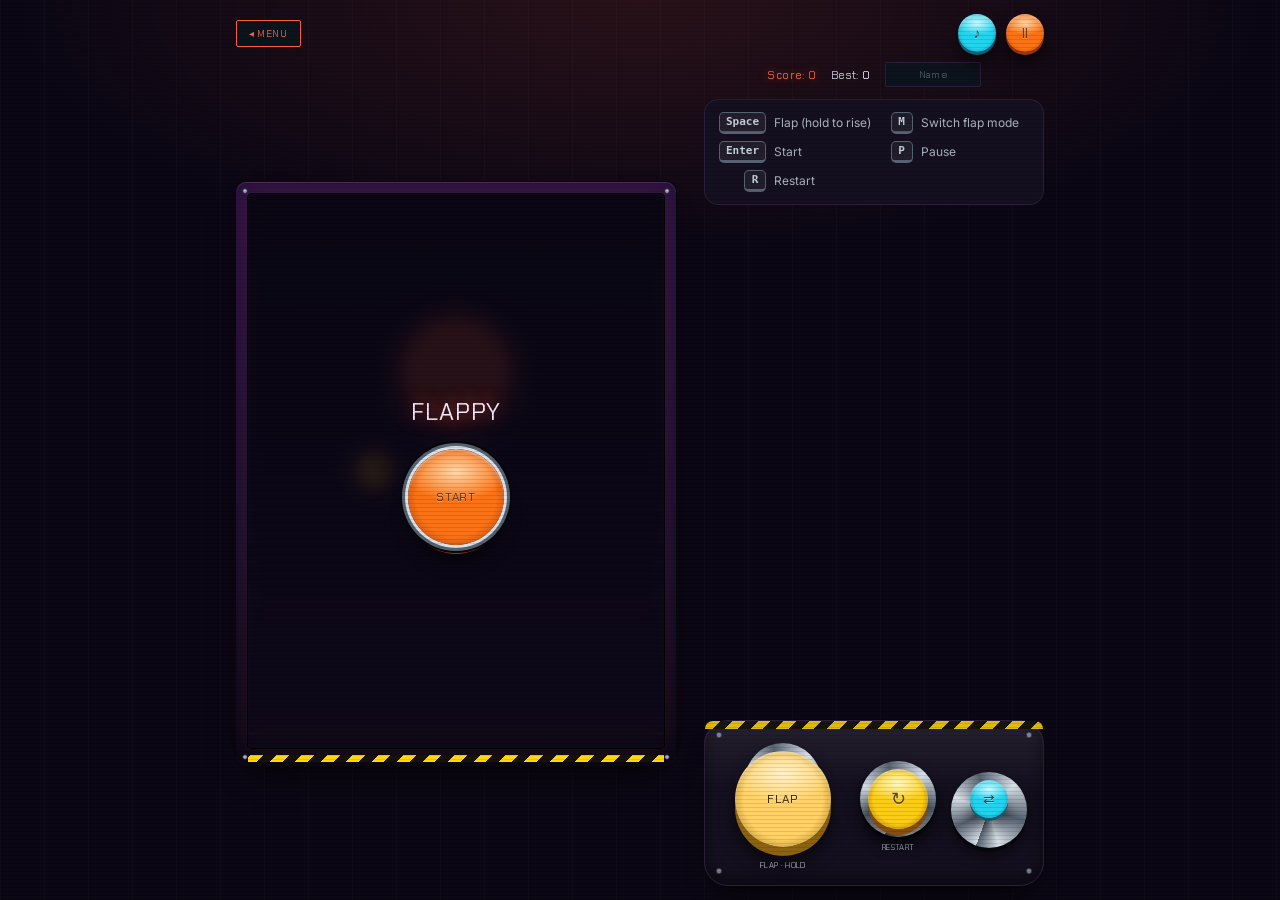
<file: flappy/index.html>
<!DOCTYPE html>
<html lang="en">
<head>
    <meta charset="UTF-8">
    <meta name="viewport" content="width=device-width, initial-scale=1.0, user-scalable=no">
    <title>Flappy Game</title>
    <link rel="icon" type="image/svg+xml" href="favicon.svg">
    <link rel="preconnect" href="https://fonts.googleapis.com">
    <link rel="preconnect" href="https://fonts.gstatic.com" crossorigin>
    <link href="https://fonts.googleapis.com/css2?family=Chakra+Petch:wght@400;600;700&family=Inter:wght@400;500;600;700&display=swap" rel="stylesheet">
    <link rel="stylesheet" href="../shared/arcade.css">
    <link rel="stylesheet" href="css/style.css">
    <link rel="stylesheet" href="../shared/layout.css">
</head>
<body>
    <div id="game-container">
        <div class="top-bar">
            <a href="../index.html" id="menu-btn">◂ MENU</a>
            <div class="top-tools">
                <div class="sound-menu">
                    <button class="touch-btn cap is-sm c-cyan sound-toggle" aria-label="Sound settings" aria-expanded="false" aria-controls="sound-controls">♪</button>
                    <div id="sound-controls" hidden>
                        <div class="arcade-key is-sm">
                            <button id="mute-btn" class="touch-btn cap c-cyan" title="Mute" aria-label="Mute sound effects" aria-pressed="false">🔊</button>
                            <span class="arcade-label">SFX</span>
                        </div>
                        <div class="arcade-key is-sm">
                            <button id="bgm-mute-btn" class="touch-btn cap c-yellow" title="Mute Music" aria-label="Mute music" aria-pressed="false">🎵</button>
                            <span class="arcade-label">MUSIC</span>
                        </div>
                        <input type="range" id="volume-slider" min="0" max="1" step="0.01" value="0.7" aria-label="Sound effects volume">
                    </div>
                </div>
                <button id="pause-btn" data-keys="KeyP Escape" class="touch-btn cap is-sm c-orange" aria-label="Pause" aria-pressed="false">II</button>
            </div>
        </div>
        <div id="top-ui">
            <div id="info-row">
                <div id="score" aria-live="polite">Score: 0</div>
                <div id="best-score">Best: <span id="best-score-value">0</span></div>
                <div id="name-input-container">
                    <input type="text" id="player-name" maxlength="12" placeholder="Name" aria-label="Player name">
                </div>
            </div>
        </div>
        <div class="board-slot">
            <div id="board-wrapper">
                <canvas id="flappy" width="360" height="480" aria-label="Flappy game board"></canvas>
                <div id="pause-overlay">
                    <h1 id="overlay-title">FLAPPY</h1>
                    <button id="start-btn" data-keys="Enter" class="touch-btn cap is-xl is-ring c-orange">START</button>
                    <div id="high-scores-table" style="display:none;">
                        <h3>Top 5 Records</h3>
                        <table id="high-scores-list"></table>
                    </div>
                </div>
            </div>
        </div>
        <div id="touch-controls" class="deck">
            <div class="arcade-key">
                <button class="touch-btn cap is-xl c-amber" data-action="flap" data-keys="Space" title="Flap (hold to rise)" aria-label="Flap">FLAP</button>
                <span class="arcade-label">FLAP · HOLD</span>
            </div>
            <div class="arcade-key">
                <button class="touch-btn cap c-yellow" data-action="restart" data-keys="KeyR" title="Restart" aria-label="Restart">↻</button>
                <span class="arcade-label">RESTART</span>
            </div>
            <div class="arcade-key">
                <button class="touch-btn cap is-sm c-cyan" data-action="mode" data-keys="KeyM" title="Switch to classic flap mode" aria-label="Switch flap mode">⇄</button>
                <span class="arcade-label">MODE · HOLD</span>
            </div>
        </div>
        <dl class="key-help" aria-label="Keyboard controls">
            <dt><kbd>Space</kbd></dt><dd>Flap (hold to rise)</dd>
            <dt><kbd>M</kbd></dt><dd>Switch flap mode</dd>
            <dt><kbd>Enter</kbd></dt><dd>Start</dd>
            <dt><kbd>P</kbd></dt><dd>Pause</dd>
            <dt><kbd>R</kbd></dt><dd>Restart</dd>
        </dl>
    </div>
    <script src="../shared/sound-menu.js"></script>
    <script src="../shared/key-press.js"></script>
    <script src="js/constants.js"></script>
    <script src="js/domain/bird.js"></script>
    <script src="js/domain/pipes.js"></script>
    <script src="js/domain/game.js"></script>
    <script src="js/ports/repository.js"></script>
    <script src="js/ports/clock.js"></script>
    <script src="js/ports/random.js"></script>
    <script src="js/ports/renderer.js"></script>
    <script src="js/ports/hud.js"></script>
    <script src="js/ports/sound.js"></script>
    <script src="js/ports/input.js"></script>
    <script src="js/adapters/sound.js"></script>
    <script src="js/adapters/localStorage.js"></script>
    <script src="js/adapters/canvas.js"></script>
    <script src="js/adapters/dom.js"></script>
    <script src="js/adapters/keyboard.js"></script>
    <script src="js/adapters/touch.js"></script>
    <script src="js/adapters/frame.js"></script>
    <script src="js/adapters/random.js"></script>
    <script src="js/game.js"></script>
</body>
</html>
</file>
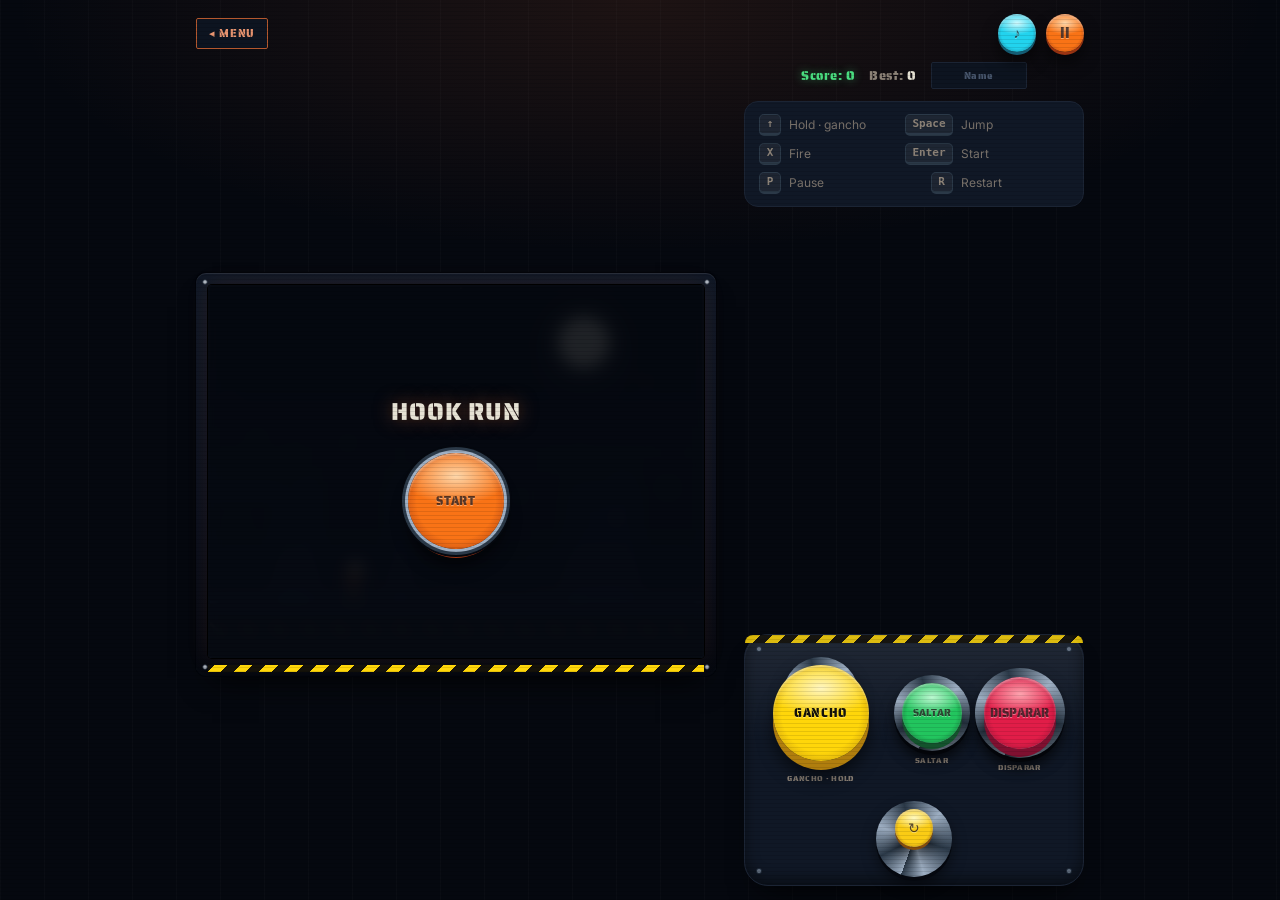
<file: hookrun/index.html>
<!DOCTYPE html>
<html lang="en">
<head>
    <meta charset="UTF-8">
    <meta name="viewport" content="width=device-width, initial-scale=1.0, user-scalable=no">
    <title>Hook Run</title>
    <link rel="icon" type="image/svg+xml" href="favicon.svg">
    <link rel="preconnect" href="https://fonts.googleapis.com">
    <link rel="preconnect" href="https://fonts.gstatic.com" crossorigin>
    <link href="https://fonts.googleapis.com/css2?family=Saira+Stencil+One&family=Chakra+Petch:wght@400;600;700&family=Inter:wght@400;500;600;700&display=swap" rel="stylesheet">
    <link rel="stylesheet" href="../shared/arcade.css">
    <link rel="stylesheet" href="css/style.css">
    <link rel="stylesheet" href="../shared/layout.css">
</head>
<body>
    <div id="game-container">
        <div class="top-bar">
            <a href="../index.html" id="menu-btn">◂ MENU</a>
            <div class="top-tools">
                <div class="sound-menu">
                    <button class="touch-btn cap is-sm c-cyan sound-toggle" aria-label="Sound settings" aria-expanded="false" aria-controls="sound-controls">♪</button>
                    <div id="sound-controls" hidden>
                        <div class="arcade-key is-sm">
                            <button id="mute-btn" class="touch-btn cap c-cyan" title="Mute" aria-label="Mute sound effects" aria-pressed="false">🔊</button>
                            <span class="arcade-label">SFX</span>
                        </div>
                        <div class="arcade-key is-sm">
                            <button id="bgm-mute-btn" class="touch-btn cap c-yellow" title="Mute Music" aria-label="Mute music" aria-pressed="false">🎵</button>
                            <span class="arcade-label">MUSIC</span>
                        </div>
                        <input type="range" id="volume-slider" min="0" max="1" step="0.01" value="0.7" aria-label="Sound effects volume">
                    </div>
                </div>
                <button id="pause-btn" data-keys="KeyP Escape" class="touch-btn cap is-sm c-orange" aria-label="Pause" aria-pressed="false">II</button>
            </div>
        </div>
        <div id="top-ui">
            <div id="info-row">
                <div id="score" aria-live="polite">Score: 0</div>
                <div id="best-score">Best: <span id="best-score-value">0</span></div>
                <div id="name-input-container">
                    <input type="text" id="player-name" maxlength="12" placeholder="Name" aria-label="Player name">
                </div>
            </div>
        </div>
        <div class="board-slot">
            <div id="board-wrapper">
                <canvas id="hookrun" width="480" height="360" aria-label="Hook Run game board"></canvas>
                <div id="pause-overlay">
                    <h1 id="overlay-title">HOOK RUN</h1>
                    <button id="start-btn" data-keys="Enter" class="touch-btn cap is-xl is-ring c-orange">START</button>
                    <div id="high-scores-table" style="display:none;">
                        <h3>Top 5 Records</h3>
                        <table id="high-scores-list"></table>
                    </div>
                </div>
            </div>
        </div>
        <div id="touch-controls" class="deck">
            <div class="arcade-key">
                <button class="touch-btn cap is-xl c-amber" data-action="gancho" data-keys="ArrowUp KeyW" title="Gancho (hold to swing)" aria-label="Gancho">GANCHO</button>
                <span class="arcade-label">GANCHO · HOLD</span>
            </div>
            <div class="action-pair">
                <div class="arcade-key">
                    <button class="touch-btn cap c-green" data-action="jump" data-keys="Space" title="Saltar" aria-label="Saltar">SALTAR</button>
                    <span class="arcade-label">SALTAR</span>
                </div>
                <div class="arcade-key is-lg">
                    <button class="touch-btn cap c-red" data-action="shoot" data-keys="KeyX" title="Disparar" aria-label="Disparar">DISPARAR</button>
                    <span class="arcade-label">DISPARAR</span>
                </div>
            </div>
            <div class="arcade-key">
                <button class="touch-btn cap is-sm c-yellow" data-action="restart" data-keys="KeyR" title="Restart" aria-label="Restart">↻</button>
                <span class="arcade-label">RESTART</span>
            </div>
        </div>
        <dl class="key-help" aria-label="Keyboard controls">
            <dt><kbd>↑</kbd></dt><dd>Hold · gancho</dd>
            <dt><kbd>Space</kbd></dt><dd>Jump</dd>
            <dt><kbd>X</kbd></dt><dd>Fire</dd>
            <dt><kbd>Enter</kbd></dt><dd>Start</dd>
            <dt><kbd>P</kbd></dt><dd>Pause</dd>
            <dt><kbd>R</kbd></dt><dd>Restart</dd>
        </dl>
    </div>
    <script src="../shared/sound-menu.js"></script>
    <script src="../shared/key-press.js"></script>
    <script src="js/constants.js"></script>
    <script src="js/domain/player.js"></script>
    <script src="js/domain/world.js"></script>
    <script src="js/domain/powers.js"></script>
    <script src="js/domain/game.js"></script>
    <script src="js/ports/repository.js"></script>
    <script src="js/ports/clock.js"></script>
    <script src="js/ports/random.js"></script>
    <script src="js/ports/renderer.js"></script>
    <script src="js/ports/hud.js"></script>
    <script src="js/ports/sound.js"></script>
    <script src="js/ports/input.js"></script>
    <script src="js/adapters/sound.js"></script>
    <script src="js/adapters/localStorage.js"></script>
    <script src="js/adapters/frame.js"></script>
    <script src="js/adapters/random.js"></script>
    <script src="js/adapters/canvas.js"></script>
    <script src="js/adapters/dom.js"></script>
    <script src="js/adapters/keyboard.js"></script>
    <script src="js/adapters/touch.js"></script>
    <script src="js/game.js"></script>
</body>
</html>
</file>
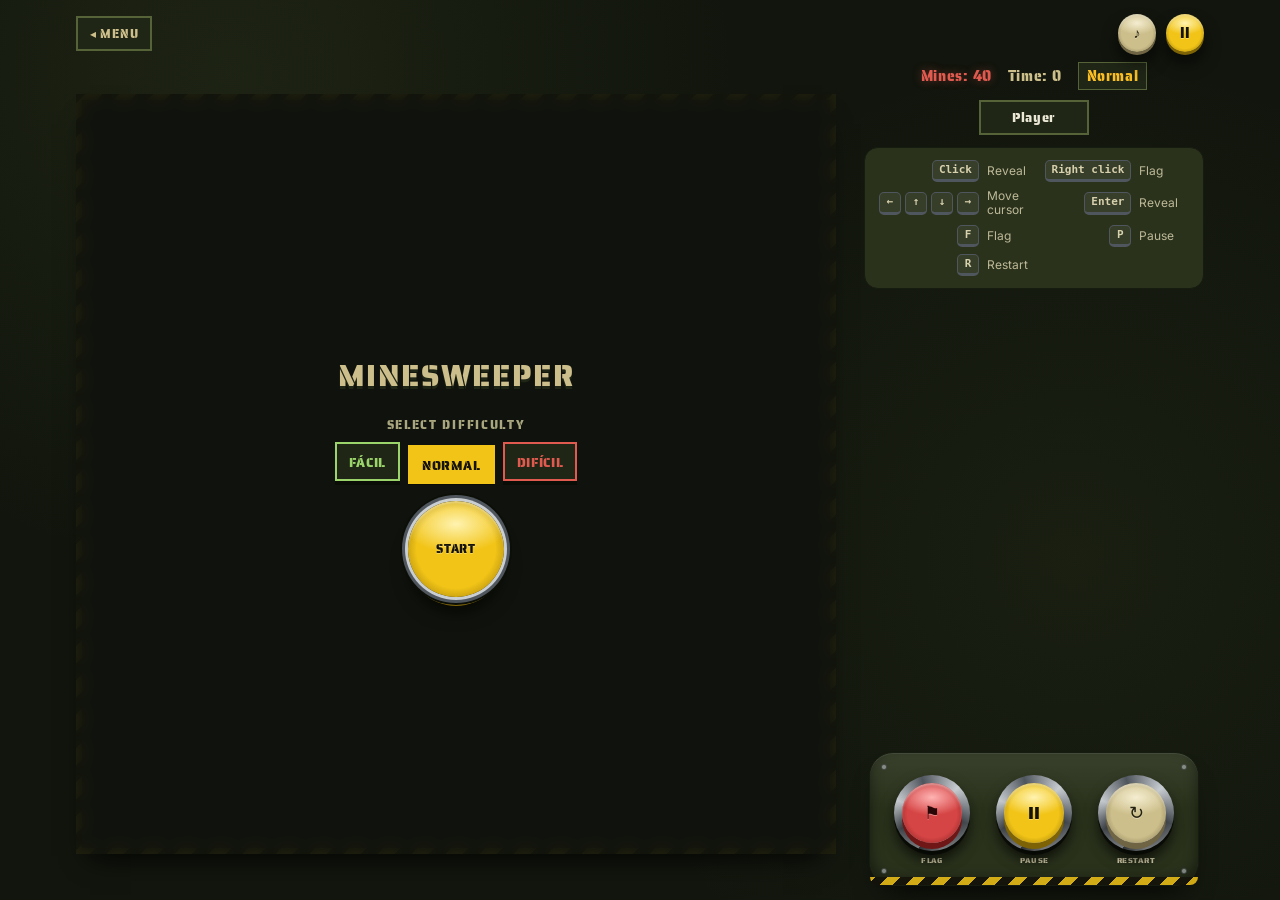
<file: minesweeper/index.html>
<!DOCTYPE html>
<html lang="es">
<head>
    <meta charset="UTF-8">
    <meta name="viewport" content="width=device-width, initial-scale=1.0, user-scalable=no">
    <title>Minesweeper</title>
    <link rel="icon" type="image/svg+xml" href="favicon.svg">
    <link rel="preconnect" href="https://fonts.googleapis.com">
    <link rel="preconnect" href="https://fonts.gstatic.com" crossorigin>
    <link href="https://fonts.googleapis.com/css2?family=Saira+Stencil+One&family=Press+Start+2P&family=Inter:wght@400;500;600;700&display=swap" rel="stylesheet">
    <link rel="stylesheet" href="../shared/arcade.css">
    <link rel="stylesheet" href="css/style.css">
    <link rel="stylesheet" href="../shared/layout.css">
</head>
<body>
    <div id="game-container">
        <div class="top-bar">
            <a href="../index.html" id="menu-btn">◂ MENU</a>
            <div class="top-tools">
                <div class="sound-menu">
                    <button class="touch-btn cap is-sm c-khaki sound-toggle" aria-label="Sound settings" aria-expanded="false" aria-controls="sound-controls">♪</button>
                    <div id="sound-controls" hidden>
                        <div class="arcade-key is-sm">
                            <button id="mute-btn" class="touch-btn cap c-khaki" title="Mute" aria-label="Mute sound effects" aria-pressed="false">🔊</button>
                            <span class="arcade-label">SFX</span>
                        </div>
                        <div class="arcade-key is-sm">
                            <button id="bgm-mute-btn" class="touch-btn cap c-khaki" title="Mute Music" aria-label="Mute music" aria-pressed="false">🎶</button>
                            <span class="arcade-label">MUSIC</span>
                        </div>
                        <input type="range" id="volume-slider" min="0" max="1" step="0.01" value="0.7" aria-label="Volume">
                    </div>
                </div>
                <button id="pause-btn" data-keys="KeyP Escape" class="touch-btn cap is-sm c-hazard" aria-label="Pause" aria-pressed="false">II</button>
            </div>
        </div>
        <div id="top-ui">
            <div id="info-row">
                <div id="mines" aria-live="polite">Mines: 40</div>
                <div id="timer" aria-live="polite">Time: 0</div>
                <div id="difficulty-label">Normal</div>
                <div id="name-input-container">
                    <input type="text" id="player-name" maxlength="12" placeholder="Name" aria-label="Player name">
                </div>
            </div>
        </div>
        <div class="board-slot">
            <div id="board-wrapper">
                <canvas id="minesweeper-canvas" aria-label="Minesweeper game board"></canvas>
                <div id="pause-overlay">
                    <h1 id="overlay-title">MINESWEEPER</h1>

                    <!-- Difficulty Selection -->
                    <div id="difficulty-selection">
                        <p class="hint">SELECT DIFFICULTY</p>
                        <div class="difficulty-buttons">
                            <button id="diff-btn-easy" data-diff="easy" class="diff-btn">FÁCIL</button>
                            <button id="diff-btn-normal" data-diff="normal" class="diff-btn active">NORMAL</button>
                            <button id="diff-btn-hard" data-diff="hard" class="diff-btn">DIFÍCIL</button>
                        </div>
                    </div>

                    <button id="start-btn" data-keys="Enter Space" class="touch-btn cap is-xl is-ring c-hazard">START</button>

                    <div id="game-over-card" style="display:none;">
                        <h1 id="game-over-title">GAME OVER</h1>
                        <div id="game-over-stats">
                            <div id="final-score">Score: 0</div>
                            <div id="final-time">Time: 0s</div>
                        </div>
                        <button id="quick-restart-btn" class="touch-btn cap is-xl is-ring c-flag">PLAY<br>AGAIN</button>
                        <div id="high-scores-table">
                            <h3>Top 5 Records</h3>
                            <table id="high-scores-list"></table>
                        </div>
                    </div>
                </div>
            </div>
        </div>

        <div id="touch-controls" class="deck">
            <div class="arcade-key">
                <button class="touch-btn cap c-flag" data-action="flag" data-keys="KeyF" title="Flag mode" aria-label="Flag mode">⚑</button>
                <span class="arcade-label">FLAG</span>
            </div>
            <div class="arcade-key">
                <button class="touch-btn cap c-hazard" data-action="pause" data-keys="KeyP Escape" title="Pause" aria-label="Pause">II</button>
                <span class="arcade-label">PAUSE</span>
            </div>
            <div class="arcade-key">
                <button class="touch-btn cap c-khaki" data-action="restart" data-keys="KeyR" title="Restart" aria-label="Restart">↻</button>
                <span class="arcade-label">RESTART</span>
            </div>
        </div>
        <dl class="key-help" aria-label="Keyboard controls">
            <dt><kbd>Click</kbd></dt><dd>Reveal</dd>
            <dt><kbd>Right click</kbd></dt><dd>Flag</dd>
            <dt><kbd>←</kbd><kbd>↑</kbd><kbd>↓</kbd><kbd>→</kbd></dt><dd>Move cursor</dd>
            <dt><kbd>Enter</kbd></dt><dd>Reveal</dd>
            <dt><kbd>F</kbd></dt><dd>Flag</dd>
            <dt><kbd>P</kbd></dt><dd>Pause</dd>
            <dt><kbd>R</kbd></dt><dd>Restart</dd>
        </dl>
    </div>
    <script src="../shared/sound-menu.js"></script>
    <script src="../shared/key-press.js"></script>
    <script src="js/constants.js"></script>
    <script src="js/domain/board.js"></script>
    <script src="js/domain/game.js"></script>
    <script src="js/ports/repository.js"></script>
    <script src="js/ports/renderer.js"></script>
    <script src="js/ports/input.js"></script>
    <script src="js/ports/sound.js"></script>
    <script src="js/ports/clock.js"></script>
    <script src="js/adapters/localStorage.js"></script>
    <script src="js/adapters/canvas.js"></script>
    <script src="js/adapters/keyboard.js"></script>
    <script src="js/adapters/touch.js"></script>
    <script src="js/adapters/sound.js"></script>
    <script src="js/adapters/timer.js"></script>
    <script src="js/game.js"></script>
</body>
</html>
</file>
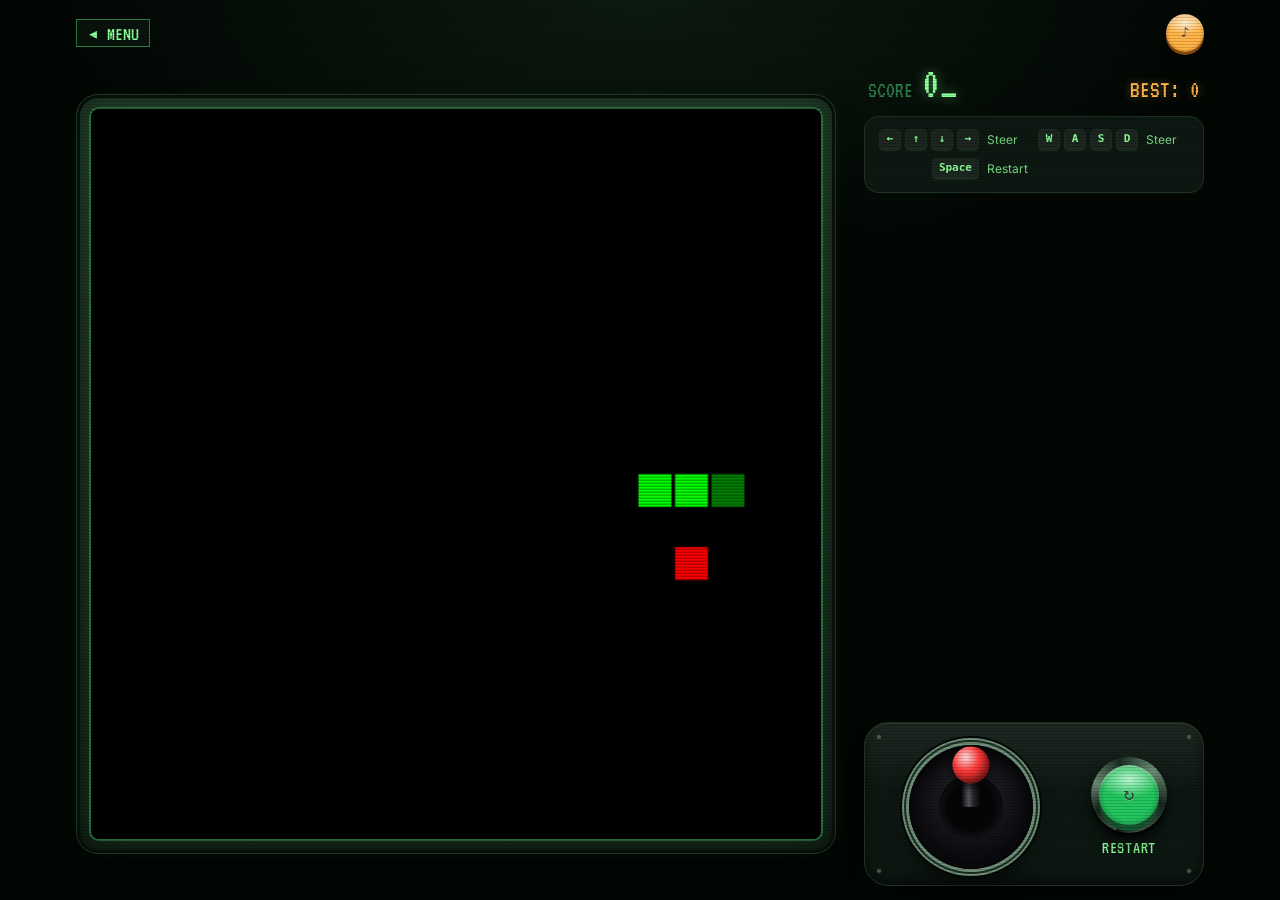
<file: snake/index.html>
<!DOCTYPE html>
<html lang="en">
<head>
    <meta charset="UTF-8">
    <meta name="viewport" content="width=device-width, initial-scale=1.0, user-scalable=no">
    <title>Snake Game</title>
    <link rel="icon" type="image/svg+xml" href="favicon.svg">
    <link rel="preconnect" href="https://fonts.googleapis.com">
    <link rel="preconnect" href="https://fonts.gstatic.com" crossorigin>
    <link href="https://fonts.googleapis.com/css2?family=VT323&family=Inter:wght@400;500;600;700&display=swap" rel="stylesheet">
    <link rel="stylesheet" href="../shared/arcade.css">
    <link rel="stylesheet" href="style.css">
    <link rel="stylesheet" href="../shared/layout.css">
</head>
<body>
    <div class="game-container">
        <div class="top-bar">
            <a href="../index.html" id="menu-btn">◂ MENU</a>
            <div class="sound-menu">
                <button class="touch-btn cap is-sm c-amber sound-toggle" aria-label="Sound settings" aria-expanded="false" aria-controls="sound-controls">♪</button>
                <div id="sound-controls" hidden>
                    <div class="arcade-key is-sm">
                        <button id="mute-btn" class="touch-btn cap c-amber" title="Mute" aria-label="Mute sound effects" aria-pressed="false">🔊</button>
                        <span class="arcade-label">SFX</span>
                    </div>
                    <div class="arcade-key is-sm">
                        <button id="bgm-mute-btn" class="touch-btn cap c-amber" title="Mute Music" aria-label="Mute music" aria-pressed="false">🎵</button>
                        <span class="arcade-label">MUSIC</span>
                    </div>
                    <input type="range" id="volume-slider" min="0" max="1" step="0.01" value="0.7" aria-label="Volume">
                </div>
            </div>
        </div>
        <div class="score-row">
            <div id="score" aria-live="polite">0</div>
            <div id="highScore">BEST: 0</div>
        </div>
        <div class="board-slot">
            <div class="board-wrapper">
                <canvas id="gameCanvas" width="400" height="400" aria-label="Snake game board"></canvas>
                <div id="game-over" class="hidden">
                    <h1>GAME OVER</h1>
                    <div class="final-score" id="final-score-text">Score: 0</div>
                    <div class="arcade-key is-xl">
                        <button class="cap c-green restart-btn" data-keys="Space" onclick="window.resetGame()" aria-label="Restart game">↻</button>
                        <span class="arcade-label">RESTART</span>
                    </div>
                </div>
            </div>
        </div>
        <div id="touch-controls" class="deck">
            <div class="joystick" role="group" aria-label="Direction">
                <button class="touch-btn joy-zone joy-up" data-action="up" data-keys="ArrowUp KeyW" aria-label="Move up"></button>
                <button class="touch-btn joy-zone joy-right" data-action="right" data-keys="ArrowRight KeyD" aria-label="Move right"></button>
                <button class="touch-btn joy-zone joy-down" data-action="down" data-keys="ArrowDown KeyS" aria-label="Move down"></button>
                <button class="touch-btn joy-zone joy-left" data-action="left" data-keys="ArrowLeft KeyA" aria-label="Move left"></button>
                <span class="joy-gate" aria-hidden="true"></span>
                <span class="joy-shaft" aria-hidden="true"><span class="joy-ball"></span></span>
            </div>
            <div class="arcade-key">
                <button class="touch-btn cap c-green" data-action="restart" data-keys="Space" aria-label="Restart">↻</button>
                <span class="arcade-label">RESTART</span>
            </div>
        </div>
        <dl class="key-help" aria-label="Keyboard controls">
            <dt><kbd>←</kbd><kbd>↑</kbd><kbd>↓</kbd><kbd>→</kbd></dt><dd>Steer</dd>
            <dt><kbd>W</kbd><kbd>A</kbd><kbd>S</kbd><kbd>D</kbd></dt><dd>Steer</dd>
            <dt><kbd>Space</kbd></dt><dd>Restart</dd>
        </dl>
    </div>
    <script src="../shared/sound-menu.js"></script>
    <script src="../shared/key-press.js"></script>
    <script src="js/constants.js"></script>
    <script src="js/domain/snake.js"></script>
    <script src="js/ports/repository.js"></script>
    <script src="js/ports/renderer.js"></script>
    <script src="js/ports/input.js"></script>
    <script src="js/ports/sound.js"></script>
    <script src="js/ports/clock.js"></script>
    <script src="js/adapters/localStorage.js"></script>
    <script src="js/adapters/canvas.js"></script>
    <script src="js/adapters/keyboard.js"></script>
    <script src="js/adapters/touch.js"></script>
    <script src="js/adapters/sound.js"></script>
    <script src="js/adapters/frame.js"></script>
    <script src="js/game.js"></script>
</body>
</html>
</file>
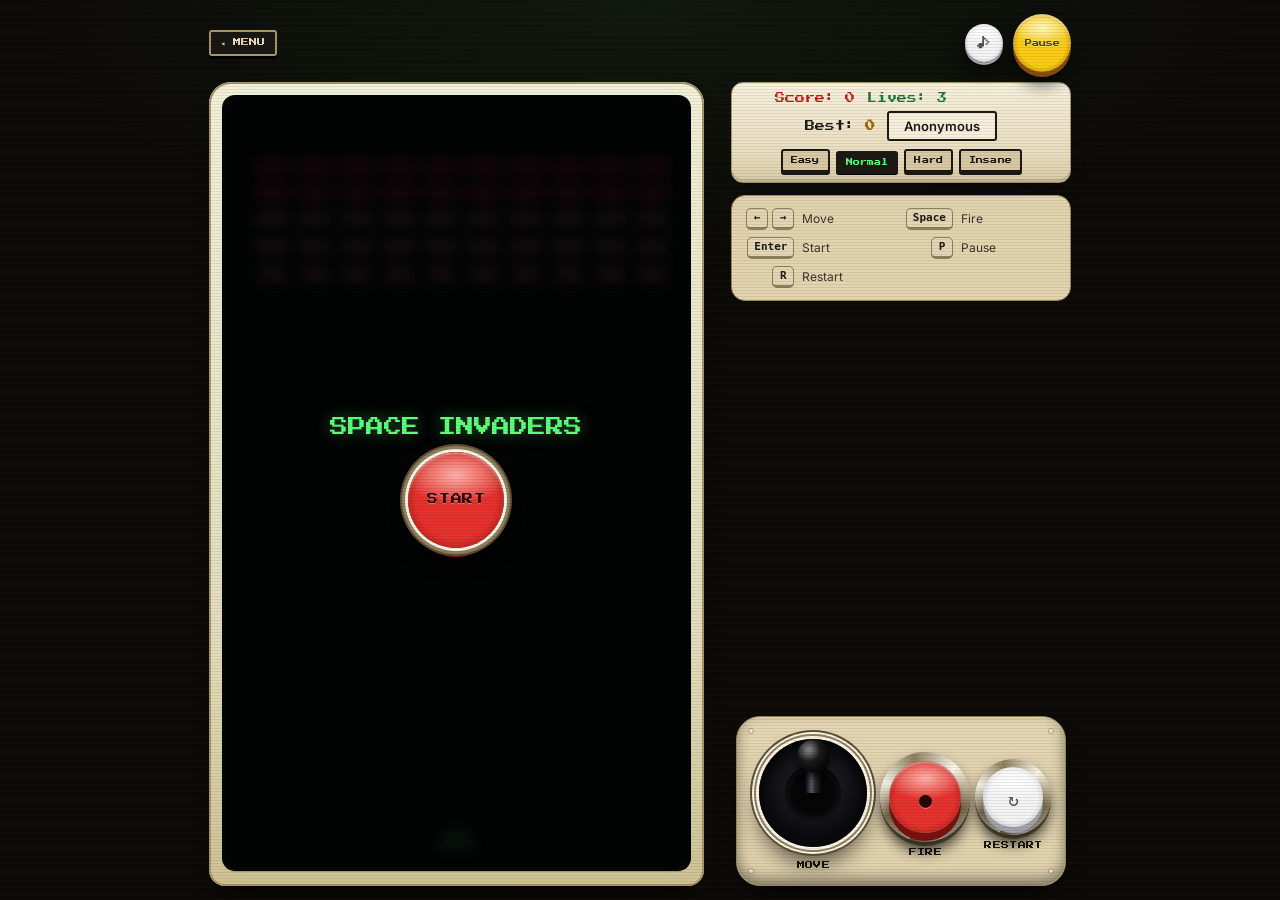
<file: space-invaders/index.html>
<!DOCTYPE html>
<html lang="en">
<head>
    <meta charset="UTF-8">
    <meta name="viewport" content="width=device-width, initial-scale=1.0, user-scalable=no">
    <title>Space Invaders</title>
    <link rel="icon" type="image/svg+xml" href="favicon.svg">
    <link rel="preconnect" href="https://fonts.googleapis.com">
    <link rel="preconnect" href="https://fonts.gstatic.com" crossorigin>
    <link href="https://fonts.googleapis.com/css2?family=Press+Start+2P&family=Inter:wght@400;500;600;700&display=swap" rel="stylesheet">
    <link rel="stylesheet" href="../shared/arcade.css">
    <link rel="stylesheet" href="css/style.css">
    <link rel="stylesheet" href="../shared/layout.css">
</head>
<body>
    <div id="game-container">
        <div class="top-bar">
            <a href="../index.html" id="menu-btn">◂ MENU</a>
            <div class="top-tools">
                <div class="sound-menu">
                    <button class="touch-btn cap is-sm c-white sound-toggle" aria-label="Sound settings" aria-expanded="false" aria-controls="sound-controls">♪</button>
                    <div id="sound-controls" hidden>
                        <div class="arcade-key is-sm">
                            <button id="mute-btn" class="touch-btn cap c-white" title="Mute sound effects" aria-label="Mute sound effects">🔊</button>
                            <span class="arcade-label">SFX</span>
                        </div>
                        <div class="arcade-key is-sm">
                            <button id="bgm-mute-btn" class="touch-btn cap c-white" title="Mute music" aria-label="Mute music">🎵</button>
                            <span class="arcade-label">MUSIC</span>
                        </div>
                        <input type="range" id="volume-slider" min="0" max="1" step="0.01" value="0.7" aria-label="Sound effects volume">
                    </div>
                </div>
                <button id="pause-btn" data-keys="KeyP Escape" class="touch-btn cap c-yellow" aria-label="Pause" aria-pressed="false">PAUSE</button>
            </div>
        </div>
        <div id="top-ui">
            <div id="info-row">
                <div id="score" aria-live="polite">Score: 0</div>
                <div id="lives" aria-live="polite">Lives: 3</div>
                <div id="combo-display" aria-live="polite"></div>
                <div id="best-score">Best: <span id="best-score-value">0</span></div>
                <div id="name-input-container">
                    <input type="text" id="player-name" maxlength="12" placeholder="Name" aria-label="Player name">
                </div>
            </div>
            <div id="difficulty-buttons">
                <button class="diff-btn" data-diff="easy">Easy</button>
                <button class="diff-btn active" data-diff="normal">Normal</button>
                <button class="diff-btn" data-diff="hard">Hard</button>
                <button class="diff-btn" data-diff="insane">Insane</button>
            </div>
        </div>
        <div class="board-slot">
            <div id="board-wrapper">
                <canvas id="invaders" width="240" height="400" aria-label="Space Invaders game board"></canvas>
                <div id="level-banner" style="display:none;"></div>
                <div id="pause-overlay">
                    <h1 id="overlay-title">SPACE INVADERS</h1>
                    <div id="game-over-stats" style="display:none;">
                        <div id="final-score">Score: 0</div>
                        <div id="final-level">Level: 1</div>
                    </div>
                    <button id="start-btn" data-keys="Enter" class="touch-btn cap is-xl is-ring c-fire">START</button>
                    <button id="quick-restart-btn" class="touch-btn cap is-xl is-ring c-yellow" style="display:none;">PLAY<br>AGAIN</button>
                    <div id="high-scores-table" style="display:none;">
                        <h3>Top 5 Records</h3>
                        <table id="high-scores-list"></table>
                    </div>
                </div>
            </div>
        </div>
        <div id="touch-controls" class="deck">
            <div class="stick-key">
                <div class="joystick" role="group" aria-label="Movement">
                    <button class="touch-btn joy-zone joy-left" data-action="left" data-keys="ArrowLeft KeyA" title="Move left" aria-label="Move left"></button>
                    <button class="touch-btn joy-zone joy-right" data-action="right" data-keys="ArrowRight KeyD" title="Move right" aria-label="Move right"></button>
                    <span class="joy-gate" aria-hidden="true"></span>
                    <span class="joy-shaft" aria-hidden="true"><span class="joy-ball"></span></span>
                </div>
                <span class="arcade-label">MOVE</span>
            </div>
            <div class="arcade-key is-lg">
                <button class="touch-btn cap c-fire" data-action="shoot" data-keys="Space Enter" title="Shoot" aria-label="Shoot">●</button>
                <span class="arcade-label">FIRE</span>
            </div>
            <div class="arcade-key">
                <button class="touch-btn cap c-white" data-action="restart" data-keys="KeyR" title="Restart" aria-label="Restart">↻</button>
                <span class="arcade-label">RESTART</span>
            </div>
        </div>
        <dl class="key-help" aria-label="Keyboard controls">
            <dt><kbd>←</kbd><kbd>→</kbd></dt><dd>Move</dd>
            <dt><kbd>Space</kbd></dt><dd>Fire</dd>
            <dt><kbd>Enter</kbd></dt><dd>Start</dd>
            <dt><kbd>P</kbd></dt><dd>Pause</dd>
            <dt><kbd>R</kbd></dt><dd>Restart</dd>
        </dl>
    </div>
    <script src="../shared/sound-menu.js"></script>
    <script src="../shared/key-press.js"></script>
    <script src="js/constants.js"></script>
    <script src="js/domain/aliens.js"></script>
    <script src="js/domain/ufo.js"></script>
    <script src="js/domain/particles.js"></script>
    <script src="js/domain/highscores.js"></script>
    <script src="js/domain/invaders.js"></script>
    <script src="js/ports/clock.js"></script>
    <script src="js/ports/environment.js"></script>
    <script src="js/ports/input.js"></script>
    <script src="js/ports/renderer.js"></script>
    <script src="js/ports/hud.js"></script>
    <script src="js/ports/repository.js"></script>
    <script src="js/ports/sound.js"></script>
    <script src="js/adapters/sound.js"></script>
    <script src="js/adapters/frame.js"></script>
    <script src="js/adapters/environment.js"></script>
    <script src="js/adapters/localStorage.js"></script>
    <script src="js/adapters/input.js"></script>
    <script src="js/adapters/keyboard.js"></script>
    <script src="js/adapters/touch.js"></script>
    <script src="js/adapters/canvas.js"></script>
    <script src="js/adapters/hud.js"></script>
    <script src="js/adapters/sound-controls.js"></script>
    <script src="js/game.js"></script>
</body>
</html>
</file>
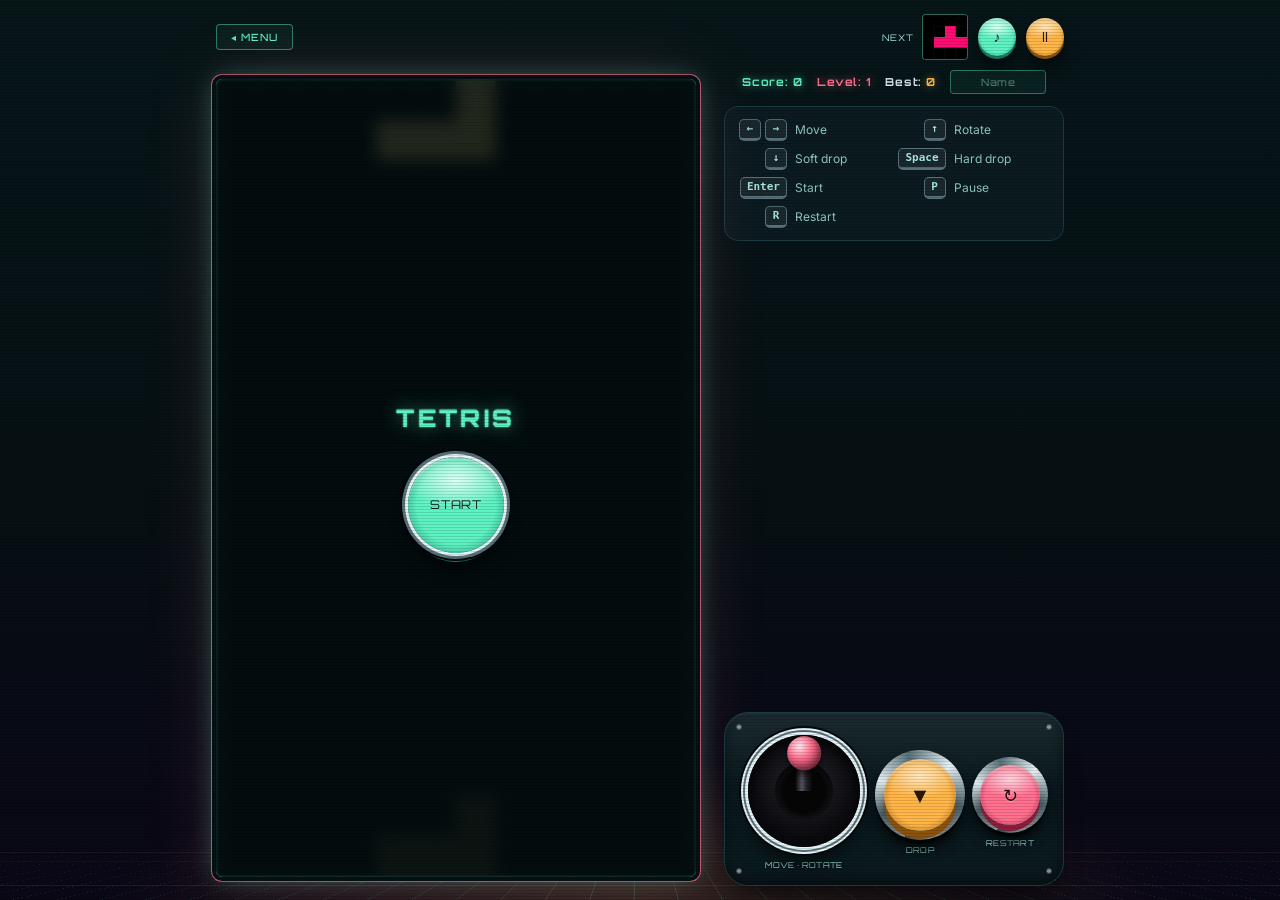
<file: tetris/index.html>
<!DOCTYPE html>
<html lang="en">
<head>
    <meta charset="UTF-8">
    <meta name="viewport" content="width=device-width, initial-scale=1.0">
    <title>Tetris Game</title>
    <link rel="icon" type="image/svg+xml" href="favicon.svg">
    <link rel="preconnect" href="https://fonts.googleapis.com">
    <link rel="preconnect" href="https://fonts.gstatic.com" crossorigin>
    <link href="https://fonts.googleapis.com/css2?family=Orbitron:wght@500;700;800&family=Inter:wght@400;500;600;700&display=swap" rel="stylesheet">
    <link rel="stylesheet" href="../shared/arcade.css">
    <link rel="stylesheet" href="css/style.css">
    <link rel="stylesheet" href="../shared/layout.css">
</head>
<body>
    <div id="game-container">
        <div class="top-bar">
            <a href="../index.html" id="menu-btn">◂ MENU</a>
            <div class="top-tools">
                <div id="next-piece-container">
                    <span>Next</span>
                    <canvas id="next-canvas" width="80" height="80" aria-label="Next piece preview"></canvas>
                </div>
                <div class="sound-menu">
                    <button class="touch-btn cap is-sm c-mint sound-toggle" aria-label="Sound settings" aria-expanded="false" aria-controls="sound-controls">♪</button>
                    <div id="sound-controls" hidden>
                        <div class="arcade-key is-sm">
                            <button id="mute-btn" class="touch-btn cap c-mint" title="Mute" aria-label="Mute sound effects" aria-pressed="false">🔊</button>
                            <span class="arcade-label">SFX</span>
                        </div>
                        <div class="arcade-key is-sm">
                            <button id="bgm-mute-btn" class="touch-btn cap c-coral" title="Mute Music" aria-label="Mute music" aria-pressed="false">🎵</button>
                            <span class="arcade-label">MUSIC</span>
                        </div>
                        <input type="range" id="volume-slider" min="0" max="1" step="0.01" value="0.7" aria-label="Sound effects volume">
                    </div>
                </div>
                <button id="pause-btn" data-keys="KeyP Escape" class="touch-btn cap is-sm c-amber" aria-label="Pause" aria-pressed="false">II</button>
            </div>
        </div>
        <div id="top-ui">
            <div id="info-row">
                <div id="score" aria-live="polite">Score: 0</div>
                <div id="level">Level: 1</div>
                <div id="best-score">Best: <span id="best-score-value">0</span></div>
                <div id="name-input-container">
                    <input type="text" id="player-name" maxlength="12" placeholder="Name" aria-label="Player name">
                </div>
            </div>
        </div>
        <div class="board-slot">
            <div id="board-wrapper">
                <canvas id="tetris" width="240" height="400" aria-label="Tetris game board"></canvas>
                <div id="combo-banner" aria-live="polite" aria-atomic="true"></div>
                <div id="pause-overlay">
                    <h1 id="overlay-title">TETRIS</h1>
                    <button id="start-btn" data-keys="Enter" class="touch-btn cap is-xl is-ring c-mint">START</button>
                    <div id="high-scores-table" style="display:none;">
                        <h3>Top 5 Records</h3>
                        <table id="high-scores-list"></table>
                    </div>
                </div>
            </div>
        </div>
        <div id="touch-controls" class="deck">
            <div class="stick-key">
                <div class="joystick" role="group" aria-label="Movement">
                    <button class="touch-btn joy-zone joy-up" data-action="rotate" data-keys="ArrowUp" title="Rotate" aria-label="Rotate"></button>
                    <button class="touch-btn joy-zone joy-right" data-action="right" data-keys="ArrowRight" title="Right" aria-label="Move right"></button>
                    <button class="touch-btn joy-zone joy-down" data-action="down" data-keys="ArrowDown" title="Down" aria-label="Soft drop"></button>
                    <button class="touch-btn joy-zone joy-left" data-action="left" data-keys="ArrowLeft" title="Left" aria-label="Move left"></button>
                    <span class="joy-gate" aria-hidden="true"></span>
                    <span class="joy-shaft" aria-hidden="true"><span class="joy-ball"></span></span>
                </div>
                <span class="arcade-label">MOVE · ROTATE</span>
            </div>
            <div class="arcade-key is-lg">
                <button class="touch-btn cap c-amber" data-action="drop" data-keys="Space" title="Hard Drop" aria-label="Hard drop">▼</button>
                <span class="arcade-label">DROP</span>
            </div>
            <div class="arcade-key">
                <button class="touch-btn cap c-coral" data-action="restart" data-keys="KeyR" title="Restart" aria-label="Restart">↻</button>
                <span class="arcade-label">RESTART</span>
            </div>
        </div>
        <dl class="key-help" aria-label="Keyboard controls">
            <dt><kbd>←</kbd><kbd>→</kbd></dt><dd>Move</dd>
            <dt><kbd>↑</kbd></dt><dd>Rotate</dd>
            <dt><kbd>↓</kbd></dt><dd>Soft drop</dd>
            <dt><kbd>Space</kbd></dt><dd>Hard drop</dd>
            <dt><kbd>Enter</kbd></dt><dd>Start</dd>
            <dt><kbd>P</kbd></dt><dd>Pause</dd>
            <dt><kbd>R</kbd></dt><dd>Restart</dd>
        </dl>
    </div>
    <script src="../shared/sound-menu.js"></script>
    <script src="../shared/key-press.js"></script>
    <script src="js/constants.js"></script>
    <script src="js/domain/pieces.js"></script>
    <script src="js/domain/board.js"></script>
    <script src="js/domain/scoring.js"></script>
    <script src="js/domain/highScores.js"></script>
    <script src="js/domain/das.js"></script>
    <script src="js/domain/tetris.js"></script>
    <script src="js/ports/renderer.js"></script>
    <script src="js/ports/repository.js"></script>
    <script src="js/ports/input.js"></script>
    <script src="js/ports/sound.js"></script>
    <script src="js/ports/clock.js"></script>
    <script src="js/ports/random.js"></script>
    <script src="js/adapters/localStorage.js"></script>
    <script src="js/adapters/renderer.js"></script>
    <script src="js/adapters/keyboard.js"></script>
    <script src="js/adapters/touch.js"></script>
    <script src="js/adapters/sound.js"></script>
    <script src="js/adapters/clock.js"></script>
    <script src="js/game.js"></script>
</body>
</html>
</file>
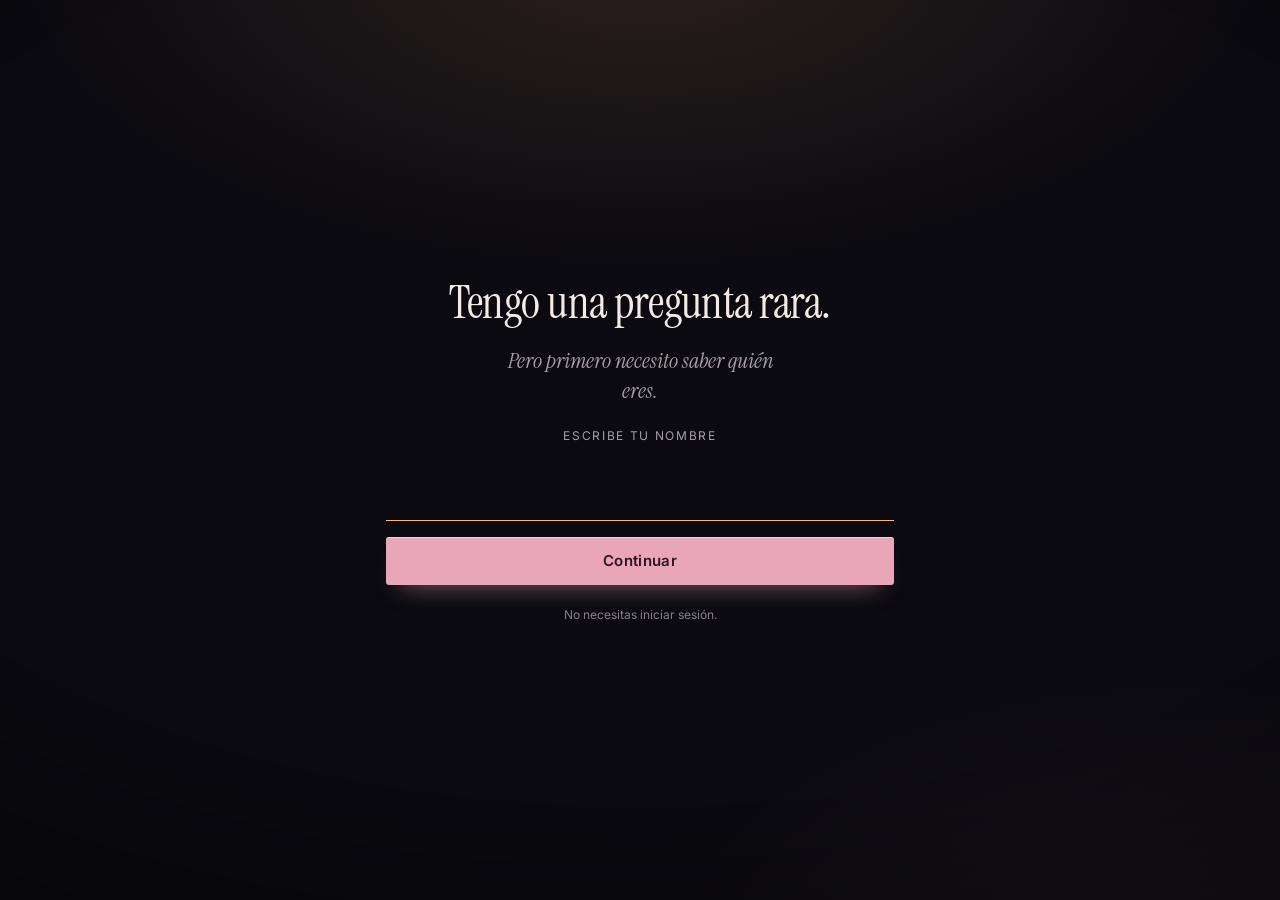
<file: una-pregunta-rara/index.html>
<!DOCTYPE html>
<html lang="es">
<head>
  <meta charset="UTF-8">
  <meta name="viewport" content="width=device-width, initial-scale=1.0">
  <title>Una pregunta rara</title>
  <meta name="description" content="Una pequeña experiencia privada de preguntas.">
  <link rel="preconnect" href="https://fonts.googleapis.com">
  <link rel="preconnect" href="https://fonts.gstatic.com" crossorigin>
  <link href="https://fonts.googleapis.com/css2?family=Caveat:wght@500;700&family=Instrument+Serif:ital@0;1&family=Inter:wght@400;500;600&display=swap" rel="stylesheet">
  <link rel="stylesheet" href="css/style.css">
</head>
<body>
  <main class="container">
    <!-- Pantalla inicial -->
    <section id="screen-start" class="screen">
      <div class="card">
        <h1>Tengo una pregunta rara.</h1>
        <p class="subtitle">Pero primero necesito saber quién eres.</p>
        <form id="name-form" novalidate>
          <label for="name-input">Escribe tu nombre</label>
          <input id="name-input" type="text" autocomplete="off" spellcheck="false" aria-label="Escribe tu nombre">
          <button type="submit" class="btn-primary">Continuar</button>
        </form>
        <p class="fine-print">No necesitas iniciar sesión.</p>
      </div>
    </section>

    <!-- Nombre incorrecto -->
    <section id="screen-wrong" class="screen">
      <div class="card">
        <p class="wrong-msg">Parece que este juego no era para esa persona. 👀</p>
        <button id="btn-back" class="btn-ghost">Volver al inicio</button>
      </div>
    </section>

    <!-- Fuera de horario -->
    <section id="screen-locked" class="screen">
      <div class="card">
        <p class="locked-msg">Disponible solo de 11:00 PM a 6:00 AM.</p>
      </div>
    </section>

    <!-- Introducción -->
    <section id="screen-intro" class="screen">
      <div class="card">
        <div class="intro-glow" aria-hidden="true"></div>
        <p class="intro-line" data-step="0">Ah...</p>
        <p class="intro-line" data-step="1">Entonces sí eres tú.</p>
        <p class="intro-line" data-step="2">Este juego tiene algunas preguntas raras.</p>
        <p class="intro-line" data-step="3">Responde lo primero que pienses.</p>
        <p class="intro-line" data-step="4">Nadie verá tus respuestas. Ni siquiera yo.</p>
        <div class="intro-actions">
          <button id="btn-start-game" class="btn-primary">Empezar</button>
        </div>
      </div>
    </section>

    <!-- Pregunta -->
    <section id="screen-question" class="screen">
      <div class="card">
        <div class="progress">
          <div class="progress-track" aria-hidden="true">
            <div class="progress-fill" id="progress-fill"></div>
          </div>
          <div class="progress-label" id="progress-label">1 de 7</div>
        </div>
        <p class="question-text" id="question-text"></p>
        <textarea id="answer-input" maxlength="500" aria-label="Escribe tu respuesta" placeholder="Escribe lo que realmente piensas..."></textarea>
        <div class="char-count" id="char-count">0 / 500</div>
        <div class="actions">
          <button id="btn-skip" class="btn-ghost">Prefiero no responder</button>
          <button id="btn-continue" class="btn-primary">Continuar →</button>
        </div>
      </div>
    </section>

    <!-- Pantalla final -->
    <section id="screen-final" class="screen">
      <div class="card">
        <h1>Listo.</h1>
        <p class="final-line">Todo lo que respondiste se queda aquí…<br>y desaparece cuando cierres esta página.</p>
        <p class="final-line" id="final-topic-label">Tema dominante: relación.</p>
        <p class="final-line subtle" id="final-topic-description">Parece que lo que más te hizo pensar fue lo que tenías con otra persona.</p>
        <p class="final-line">Gracias por jugar, Vero. ✨</p>
        <p class="final-line subtle">Algunas preguntas quizá no necesitaban respuesta.</p>
        <button id="btn-finish" class="btn-primary">Terminar</button>
      </div>
    </section>
  </main>
  <script src="js/app.js"></script>
</body>
</html>
</file>
<file: shared/arcade.css>
/* ═══════════════════════════════════════════════════════════════
   Cabina arcade · piezas físicas compartidas por los juegos
   Cada juego define sus materiales (tokens en :root) y su tipografía.
   Aquí viven: botón redondo con barril, bisel metálico, palanca
   (4 direcciones o 2) y panel de control.
   ═══════════════════════════════════════════════════════════════ */

*,
*::before,
*::after {
    box-sizing: border-box;
    -webkit-tap-highlight-color: transparent;
}

:root {
    --cap: #e11d48;
    --cap-hi: #fda4af;
    --cap-lo: #7f1030;
    --cap-ink: rgba(20, 8, 12, 0.7);
    --cap-size: 60px;
    --barrel: 6px;

    --joy-size: 118px;
    --ball: #e11d48;
    --ball-hi: #fecdd3;
    --ball-lo: #7f1d1d;

    --bezel-hi: #e5e7eb;
    --bezel-lo: #4b5563;
    --deck: #15131c;
    --deck-edge: #2a2633;
    --deck-lo: #07060b;
    --label: #d4d4d8;
    --focus: #fbbf24;
    --label-font: 'Press Start 2P', monospace;
}

/* ── Base de los controles (los caps también la necesitan si no llevan .touch-btn) ── */
.touch-btn,
.cap {
    font: inherit;
    color: inherit;
    background: none;
    border: 0;
    padding: 0;
    margin: 0;
    cursor: pointer;
    touch-action: manipulation;
    -webkit-user-select: none;
    user-select: none;
}

.touch-btn:focus-visible,
.cap:focus-visible {
    outline: 2px solid var(--focus);
    outline-offset: 4px;
}

/* ── Colores de botón listos: <button class="cap c-red"> ── */
.c-red     { --cap: #e11d48; --cap-hi: #fda4af; --cap-lo: #7f1030; }
.c-yellow  { --cap: #facc15; --cap-hi: #fef9c3; --cap-lo: #854d0e; }
.c-green   { --cap: #22c55e; --cap-hi: #bbf7d0; --cap-lo: #14532d; }
.c-blue    { --cap: #3b82f6; --cap-hi: #bfdbfe; --cap-lo: #1e3a8a; }
.c-cyan    { --cap: #22d3ee; --cap-hi: #cffafe; --cap-lo: #155e75; }
.c-orange  { --cap: #f97316; --cap-hi: #fed7aa; --cap-lo: #9a3412; }
.c-magenta { --cap: #d946ef; --cap-hi: #f5d0fe; --cap-lo: #86198f; }
.c-white   { --cap: #f4f4f5; --cap-hi: #ffffff; --cap-lo: #a1a1aa; }
.c-black   { --cap: #2a2a30; --cap-hi: #6b6b76; --cap-lo: #0a0a0d; --cap-ink: #f4f4f5; }

/* ── Botón redondo con barril ── */
.cap {
    position: relative;
    z-index: 1;
    width: var(--cap-size);
    height: var(--cap-size);
    border-radius: 50%;
    display: grid;
    place-items: center;
    /* El JS a veces pone display:block al mostrar START: el texto debe seguir centrado */
    text-align: center;
    font-family: var(--label-font);
    font-size: calc(var(--cap-size) * 0.3);
    line-height: 1;
    color: var(--cap-ink);
    text-shadow: 0 1px 0 rgba(255, 255, 255, 0.35);
    background:
        radial-gradient(ellipse 55% 30% at 50% 24%, var(--cap-hi), transparent 100%),
        radial-gradient(circle at 50% 50%, var(--cap) 0 58%, var(--cap-lo) 100%);
    box-shadow:
        0 var(--barrel) 0 var(--cap-lo),
        0 calc(var(--barrel) + 8px) 16px rgba(0, 0, 0, 0.55),
        inset 0 2px 2px rgba(255, 255, 255, 0.35);
    transition: transform 70ms ease-out, box-shadow 70ms ease-out, filter 150ms ease;
}

.cap:active,
.cap.pressed {
    transform: translateY(calc(var(--barrel) - 1px));
    box-shadow:
        0 1px 0 var(--cap-lo),
        0 3px 6px rgba(0, 0, 0, 0.5),
        inset 0 3px 4px rgba(0, 0, 0, 0.3);
}

/* Botón iluminado (activo o seleccionado) */
.cap.is-lit {
    filter: brightness(1.18);
    box-shadow:
        0 var(--barrel) 0 var(--cap-lo),
        0 calc(var(--barrel) + 8px) 16px rgba(0, 0, 0, 0.55),
        0 0 20px 3px var(--cap),
        inset 0 2px 2px rgba(255, 255, 255, 0.45);
}

.cap.is-lit:active,
.cap.is-lit.pressed {
    filter: brightness(1.05);
}

/* ── Conjunto: botón + bisel fijo + etiqueta impresa ── */
.arcade-key {
    --bezel: 8px;
    position: relative;
    display: grid;
    justify-items: center;
    /* El hueco cubre el bisel y su sombra inferior (4px) antes de la etiqueta */
    row-gap: calc(var(--bezel) + 6px);
    padding-top: var(--bezel);
}

/* Bisel metálico: queda fijo mientras el botón baja */
.arcade-key::before {
    content: '';
    position: absolute;
    top: 0;
    left: 50%;
    width: calc(var(--cap-size) + var(--bezel) * 2);
    height: calc(var(--cap-size) + var(--bezel) * 2);
    transform: translateX(-50%);
    border-radius: 50%;
    background: conic-gradient(
        from 200deg,
        var(--bezel-hi), var(--bezel-lo) 12%,
        var(--bezel-hi) 25%, var(--bezel-lo) 40%,
        var(--bezel-hi) 57%, var(--bezel-lo) 74%,
        var(--bezel-hi) 90%, var(--bezel-lo)
    );
    box-shadow: 0 4px 0 var(--deck-lo), 0 8px 14px rgba(0, 0, 0, 0.5);
    pointer-events: none;
}

.arcade-label {
    font-family: var(--label-font);
    font-size: 8px;
    line-height: 1;
    letter-spacing: 0.04em;
    color: var(--label);
    text-transform: uppercase;
    white-space: nowrap;
}

/* Variante pequeña para controles de sonido o pausa */
.arcade-key.is-sm {
    --cap-size: 38px;
    --barrel: 3px;
    --bezel: 4px;
}

.arcade-key.is-sm .cap {
    font-size: 14px;
}

/* Variante grande (START / reiniciar en overlays) */
.arcade-key.is-xl,
.cap.is-xl {
    --cap-size: 96px;
    --barrel: 9px;
    --bezel: 10px;
}

.arcade-key.is-xl .cap,
.cap.is-xl {
    font-size: 12px;
    letter-spacing: 0.06em;
}

/* Variante mediana para acciones principales (p. ej. soltar pieza) */
.arcade-key.is-lg {
    --cap-size: 72px;
    --barrel: 8px;
    --bezel: 9px;
}

/* Bisel en sombra para botones sueltos que se ocultan por completo (overlays) */
.cap.is-ring {
    --ring:
        0 0 0 3px var(--bezel-hi),
        0 0 0 6px var(--bezel-lo),
        0 0 0 8px var(--deck-lo);
    box-shadow:
        var(--ring),
        0 var(--barrel) 0 var(--cap-lo),
        0 calc(var(--barrel) + 8px) 16px rgba(0, 0, 0, 0.55),
        inset 0 2px 2px rgba(255, 255, 255, 0.35);
}

.cap.is-ring:active,
.cap.is-ring.pressed {
    box-shadow:
        var(--ring),
        0 1px 0 var(--cap-lo),
        0 3px 6px rgba(0, 0, 0, 0.5),
        inset 0 3px 4px rgba(0, 0, 0, 0.3);
}

/* Dentro de overlays en columna flex los controles no deben encogerse */
.cap,
.arcade-key,
.stick-key,
.joystick {
    flex-shrink: 0;
}

/* Bloque de palanca con etiqueta impresa debajo */
.stick-key {
    display: grid;
    justify-items: center;
    row-gap: 14px;
}

/* ── Palanca de 4 direcciones ── */
.joystick {
    position: relative;
    width: var(--joy-size);
    height: var(--joy-size);
    flex: none;
    border-radius: 50%;
    background:
        radial-gradient(circle at 50% 42%, #24242b 0%, #0c0c10 62%, #040405 100%);
    box-shadow:
        0 0 0 3px var(--bezel-hi),
        0 0 0 5px var(--bezel-lo),
        0 0 0 7px var(--bezel-hi),
        0 0 0 9px var(--deck-lo),
        0 16px 22px rgba(0, 0, 0, 0.6),
        inset 0 6px 14px rgba(0, 0, 0, 0.8);
}

.joy-gate {
    position: absolute;
    inset: 24%;
    border-radius: 50%;
    background: radial-gradient(circle, #050506 0 52%, #1d1d24 80%, #2b2b33 100%);
    box-shadow: inset 0 2px 5px rgba(0, 0, 0, 0.9);
    pointer-events: none;
    z-index: 0;
}

/* Zonas táctiles: cuñas que parten del centro (no se solapan) */
.joy-zone {
    position: absolute;
    inset: 0;
    z-index: 1;
    border-radius: 50%;
}

.joy-zone::after {
    content: '';
    position: absolute;
    inset: 0;
    background: radial-gradient(circle at 50% 50%, transparent 35%, rgba(255, 255, 255, 0.14) 100%);
    opacity: 0;
    transition: opacity 80ms ease-out;
}

.joy-zone:active::after,
.joy-zone.pressed::after,
.joy-zone:focus-visible::after {
    opacity: 1;
}

/* El contorno de foco se recorta con clip-path: el realce de la cuña lo sustituye */
.joy-zone:focus-visible {
    outline: none;
}

.joy-up    { clip-path: polygon(50% 50%, 0 0, 100% 0); }
.joy-right { clip-path: polygon(50% 50%, 100% 0, 100% 100%); }
.joy-down  { clip-path: polygon(50% 50%, 100% 100%, 0 100%); }
.joy-left  { clip-path: polygon(50% 50%, 0 100%, 0 0); }

/* Palanca: pivota desde la base y se inclina hacia donde se empuja */
.joy-shaft {
    position: absolute;
    left: 50%;
    bottom: 50%;
    width: 16%;
    height: 34%;
    margin-left: -8%;
    transform-origin: 50% 100%;
    border-radius: 5px 5px 3px 3px;
    background: linear-gradient(90deg, #020203, #55555f 38%, #26262d 62%, #030304);
    pointer-events: none;
    z-index: 2;
    transition: transform 120ms cubic-bezier(0.2, 0.8, 0.2, 1);
}

.joy-ball {
    position: absolute;
    left: 50%;
    top: 0;
    width: calc(var(--joy-size) * 0.3);
    height: calc(var(--joy-size) * 0.3);
    transform: translate(-50%, -50%);
    border-radius: 50%;
    background: radial-gradient(circle at 36% 30%, var(--ball-hi) 0 6%, var(--ball) 38%, var(--ball-lo) 100%);
    box-shadow: 0 5px 6px rgba(0, 0, 0, 0.6), inset -3px -4px 6px rgba(0, 0, 0, 0.35);
}

.joy-left:active ~ .joy-shaft,
.joy-left.pressed ~ .joy-shaft {
    transform: rotate(-16deg);
}

.joy-right:active ~ .joy-shaft,
.joy-right.pressed ~ .joy-shaft {
    transform: rotate(16deg);
}

.joy-up:active ~ .joy-shaft,
.joy-up.pressed ~ .joy-shaft {
    transform: translateY(-9px);
}

.joy-down:active ~ .joy-shaft,
.joy-down.pressed ~ .joy-shaft {
    transform: translateY(7px);
}

/* ── Palanca horizontal (paleta): solo izquierda y derecha ── */
.joystick--h {
    width: calc(var(--joy-size) * 1.5);
    height: calc(var(--joy-size) * 0.66);
    border-radius: 999px;
}

.joystick--h .joy-gate {
    inset: 30% 14%;
    border-radius: 999px;
}

.joystick--h .joy-left {
    clip-path: polygon(0 0, 50% 0, 50% 100%, 0 100%);
}

.joystick--h .joy-right {
    clip-path: polygon(50% 0, 100% 0, 100% 100%, 50% 100%);
}

.joystick--h .joy-shaft {
    height: 40%;
}

.joystick--h .joy-ball {
    width: calc(var(--joy-size) * 0.26);
    height: calc(var(--joy-size) * 0.26);
}

/* ── Panel de control: contenedor de palanca y botones ── */
.deck {
    position: relative;
    display: flex;
    flex-wrap: wrap;
    align-items: center;
    justify-content: center;
    gap: 18px 22px;
    width: 100%;
    max-width: 380px;
    margin-top: 16px;
    padding: 22px 22px 16px;
    border: 1px solid var(--deck-edge);
    border-radius: 24px;
    background:
        linear-gradient(180deg, rgba(255, 255, 255, 0.07), transparent 42%),
        var(--deck);
    box-shadow:
        inset 0 1px 0 rgba(255, 255, 255, 0.08),
        inset 0 -6px 14px rgba(0, 0, 0, 0.45),
        0 18px 30px -16px rgba(0, 0, 0, 0.9);
}

/* Tornillos en las esquinas */
.deck::before {
    content: '';
    position: absolute;
    inset: 8px;
    pointer-events: none;
    background:
        radial-gradient(circle at 6px 6px, var(--bezel-hi) 0 1.5px, var(--bezel-lo) 2.5px, transparent 3.5px),
        radial-gradient(circle at calc(100% - 6px) 6px, var(--bezel-hi) 0 1.5px, var(--bezel-lo) 2.5px, transparent 3.5px),
        radial-gradient(circle at 6px calc(100% - 6px), var(--bezel-hi) 0 1.5px, var(--bezel-lo) 2.5px, transparent 3.5px),
        radial-gradient(circle at calc(100% - 6px) calc(100% - 6px), var(--bezel-hi) 0 1.5px, var(--bezel-lo) 2.5px, transparent 3.5px);
    opacity: 0.55;
}

/* Filas de sonido y utilidades de la barra superior */
.arcade-strip {
    display: flex;
    flex-wrap: wrap;
    align-items: center;
    justify-content: center;
    gap: 10px;
}

/* ── Pantallas pequeñas ── */
@media (max-width: 380px) {
    :root {
        --joy-size: 100px;
        --cap-size: 52px;
    }
}

@media (max-height: 640px) {
    :root {
        --joy-size: 96px;
        --cap-size: 50px;
    }
    .deck {
        margin-top: 10px;
        padding: 14px 16px 10px;
    }
}

/* ── Barra superior: menú a la izquierda y sonido plegable a la derecha ── */
.top-bar {
    display: flex;
    align-items: center;
    justify-content: space-between;
    gap: 10px;
    width: 100%;
    margin-bottom: 10px;
}

.top-bar > #menu-btn {
    margin: 0;
    align-self: center;
}

/* Grupo de herramientas a la derecha de la barra: vista previa, sonido y pausa */
.top-tools {
    display: flex;
    align-items: center;
    gap: 10px;
}

.sound-menu {
    position: relative;
    display: flex;
}

.cap.is-sm {
    --cap-size: 38px;
    --barrel: 3px;
    font-size: 14px;
}

/* El panel de sonido solo aparece al pulsar el botón ♪ */
.sound-menu #sound-controls {
    position: absolute;
    top: calc(100% + 10px);
    right: 0;
    z-index: 40;
    display: flex;
    align-items: flex-start;
    gap: 12px;
    padding: 12px 14px 10px;
    background: var(--deck);
    border: 1px solid var(--deck-edge);
    border-radius: 16px;
    box-shadow: 0 18px 30px -12px rgba(0, 0, 0, 0.9);
}

.sound-menu #sound-controls[hidden] {
    display: none;
}

.sound-toggle[aria-expanded="true"] {
    filter: brightness(1.2);
}

/* ── Accesibilidad ── */
.sr-only {
    position: absolute;
    width: 1px;
    height: 1px;
    padding: 0;
    margin: -1px;
    overflow: hidden;
    clip: rect(0, 0, 0, 0);
    white-space: nowrap;
    border: 0;
}

@media (prefers-reduced-motion: reduce) {
    .cap,
    .joy-shaft,
    .joy-zone::after {
        transition: none;
    }
}
</file>
<file: arkanoid/css/style.css>
/* ═══════════════════════════════════════════════════════════════
   Arkanoid · Estación de laboratorio
   Acero con tornillos, franjas de peligro en la zona donde se pierden
   vidas y palanca horizontal tipo pala de Breakout.
   ═══════════════════════════════════════════════════════════════ */

:root {
    --bg: #080c13;
    --ink: #eef2f7;
    --steel: #9aa6b2;
    --steel-lo: #2a3340;
    --orange: #ff7a1a;
    --yellow: #ffd60a;
    --cyan: #63e6ff;
    --deck: #141a24;
    --deck-edge: #2c3644;
    --deck-lo: #05070b;
    --bezel-hi: #d9e1ea;
    --bezel-lo: #566270;
    --label: #c5cfda;
    --focus: #ffd60a;
    --label-font: 'Bungee', sans-serif;

    --ball: #ff7a1a;
    --ball-hi: #ffd6b0;
    --ball-lo: #7a2c05;
}

/* ── Base ── */
body {
    margin: 0;
    min-height: 100vh;
    display: flex;
    justify-content: center;
    align-items: flex-start;
    font-family: 'Inter', system-ui, sans-serif;
    color: var(--ink);
    background:
        repeating-linear-gradient(90deg, rgba(255, 255, 255, 0.018) 0 1px, transparent 1px 44px),
        radial-gradient(ellipse 70% 40% at 50% 0%, rgba(99, 230, 255, 0.08), transparent 70%),
        var(--bg);
    overflow-x: hidden;
    overflow-y: auto;
    position: relative;
}

/* Barrido ligero */
body::after {
    content: '';
    position: fixed;
    inset: 0;
    pointer-events: none;
    z-index: 100;
    background: repeating-linear-gradient(0deg, rgba(0, 0, 0, 0.1) 0 1px, transparent 1px 4px);
}

#game-container {
    display: flex;
    flex-direction: column;
    align-items: center;
    width: 100%;
    max-width: 420px;
    padding: 14px 12px 24px;
    text-align: center;
    animation: fadeUp 0.5s ease-out;
}

@keyframes fadeUp {
    from { opacity: 0; transform: translateY(14px); }
    to   { opacity: 1; transform: translateY(0); }
}

/* ── Menú ── */
#menu-btn {
    align-self: flex-start;
    margin-bottom: 10px;
    padding: 6px 12px;
    font-family: var(--label-font);
    font-size: 10px;
    letter-spacing: 0.06em;
    color: var(--steel);
    text-decoration: none;
    border: 1px solid var(--steel-lo);
    border-radius: 2px;
    background: #0d131c;
    transition: color 0.2s, border-color 0.2s;
}

#menu-btn:hover {
    color: var(--orange);
    border-color: var(--orange);
}

#menu-btn:focus-visible {
    outline: 2px solid var(--yellow);
    outline-offset: 3px;
}

/* ── Marcadores ── */
#top-ui {
    display: flex;
    flex-direction: column;
    align-items: center;
    gap: 10px;
    width: 100%;
    margin-bottom: 12px;
}

#info-row {
    display: flex;
    flex-wrap: wrap;
    align-items: center;
    justify-content: center;
    gap: 10px 14px;
    width: 100%;
}

#score,
#level,
#lives,
#best-score {
    font-family: var(--label-font);
    font-size: 11px;
    letter-spacing: 0.04em;
    white-space: nowrap;
}

#score {
    color: var(--orange);
    text-shadow: 0 0 10px rgba(255, 122, 26, 0.5);
}

#level {
    color: var(--cyan);
    text-shadow: 0 0 10px rgba(99, 230, 255, 0.45);
}

#lives {
    color: var(--yellow);
    text-shadow: 0 0 10px rgba(255, 214, 10, 0.4);
}

#best-score {
    color: var(--steel);
}

#best-score-value {
    color: var(--ink);
}

/* ── Nombre ── */
#name-input-container {
    display: flex;
    align-items: center;
}

#player-name {
    width: 96px;
    padding: 5px 8px;
    font-family: var(--label-font);
    font-size: 10px;
    letter-spacing: 0.04em;
    text-align: center;
    color: var(--ink);
    background: #0d131c;
    border: 1px solid var(--steel-lo);
    border-radius: 2px;
    outline: none;
    -webkit-appearance: none;
    appearance: none;
    transition: border-color 0.2s;
}

#player-name::placeholder {
    color: #4b5866;
}

#player-name:focus {
    border-color: var(--cyan);
}

/* ── Sonido ── */
#sound-controls {
    display: flex;
    align-items: flex-start;
    gap: 10px;
}

#sound-controls .arcade-label {
    font-size: 7px;
}

#volume-slider {
    -webkit-appearance: none;
    appearance: none;
    width: 64px;
    height: 6px;
    margin-top: 17px;
    background: #0d131c;
    border: 1px solid var(--steel-lo);
    border-radius: 1px;
    outline: none;
    cursor: pointer;
}

#volume-slider::-webkit-slider-thumb {
    -webkit-appearance: none;
    appearance: none;
    width: 10px;
    height: 14px;
    border: 0;
    border-radius: 1px;
    background: var(--cyan);
    box-shadow: 0 0 8px rgba(99, 230, 255, 0.6);
    cursor: pointer;
}

#volume-slider::-moz-range-thumb {
    width: 10px;
    height: 14px;
    border: 0;
    border-radius: 1px;
    background: var(--cyan);
    box-shadow: 0 0 8px rgba(99, 230, 255, 0.6);
    cursor: pointer;
}

/* ── Tablero: marco de acero con tornillos y franja de peligro ── */
#board-wrapper {
    position: relative;
    width: 100%;
    max-width: 420px;
    padding: 12px 12px 18px;
    border-radius: 10px;
    background: linear-gradient(180deg, #3a4452, #1b222c 62%, #11161e);
    box-shadow:
        inset 0 1px 0 rgba(255, 255, 255, 0.12),
        0 0 0 1px #05080d,
        0 18px 30px -16px rgba(0, 0, 0, 0.9);
}

#board-wrapper::before {
    content: '';
    position: absolute;
    inset: 5px;
    z-index: 2;
    pointer-events: none;
    background:
        radial-gradient(circle at 4px 4px, #d6dde6 0 1.2px, #3b4553 2.2px, transparent 3px),
        radial-gradient(circle at calc(100% - 4px) 4px, #d6dde6 0 1.2px, #3b4553 2.2px, transparent 3px),
        radial-gradient(circle at 4px calc(100% - 4px), #d6dde6 0 1.2px, #3b4553 2.2px, transparent 3px),
        radial-gradient(circle at calc(100% - 4px) calc(100% - 4px), #d6dde6 0 1.2px, #3b4553 2.2px, transparent 3px);
    opacity: 0.8;
}

/* Franja de peligro justo bajo el campo de juego */
#board-wrapper::after {
    content: '';
    position: absolute;
    left: 12px;
    right: 12px;
    bottom: 4px;
    height: 7px;
    pointer-events: none;
    background: repeating-linear-gradient(-45deg, var(--yellow) 0 9px, #15120a 9px 18px);
}

#arkanoid {
    display: block;
    width: 100%;
    height: auto;
    border-radius: 4px;
    border: 2px solid #26313f;
    background-color: #05080d;
    box-shadow:
        0 0 0 1px #000,
        0 0 22px rgba(99, 230, 255, 0.08),
        inset 0 0 40px rgba(0, 0, 0, 0.85);
}

/* ── Overlay ── */
#pause-overlay {
    position: absolute;
    top: 12px;
    right: 12px;
    bottom: 18px;
    left: 12px;
    z-index: 10;
    display: none;
    flex-direction: column;
    justify-content: center;
    align-items: center;
    gap: 16px;
    border-radius: 4px;
    background: rgba(8, 12, 19, 0.88);
    backdrop-filter: blur(8px);
    -webkit-backdrop-filter: blur(8px);
    pointer-events: none;
}

#pause-overlay h1,
#pause-overlay button,
#high-scores-table {
    pointer-events: auto;
}

#overlay-title {
    margin: 0;
    font-family: var(--label-font);
    font-size: 24px;
    font-weight: 400;
    letter-spacing: 0.04em;
    color: var(--ink);
    text-shadow: 0 0 18px rgba(255, 122, 26, 0.55);
}

#start-btn {
    margin-top: 6px;
}

/* ── Récords ── */
#high-scores-table {
    margin-top: 6px;
    width: 90%;
    max-width: 230px;
}

#high-scores-table h3 {
    margin: 0 0 10px;
    font-family: var(--label-font);
    font-size: 11px;
    font-weight: 400;
    letter-spacing: 0.06em;
    color: var(--yellow);
}

#high-scores-list {
    width: 100%;
    border-collapse: collapse;
}

#high-scores-list td {
    padding: 5px 6px;
    font-family: 'Inter', sans-serif;
    font-size: 12px;
    text-align: center;
    border-bottom: 1px solid rgba(154, 166, 178, 0.18);
}

.hs-rank {
    width: 34px;
    font-family: var(--label-font);
    font-size: 12px;
    color: var(--steel);
}

.hs-name {
    max-width: 90px;
    overflow: hidden;
    text-align: left;
    text-overflow: ellipsis;
    white-space: nowrap;
    color: var(--label);
}

.hs-score {
    font-family: var(--label-font);
    font-size: 11px;
    text-align: right;
    color: var(--ink);
}

.hs-date {
    font-size: 11px;
    color: #5f6b78;
}

.hs-row-1 .hs-score { color: var(--yellow); }
.hs-row-2 .hs-score { color: #d7dde4; }
.hs-row-3 .hs-score { color: #d28a55; }

/* ── Aviso de récord ── */
#new-highscore-notice {
    position: absolute;
    top: 50%;
    left: 50%;
    z-index: 20;
    transform: translate(-50%, -50%);
    font-family: var(--label-font);
    font-size: 13px;
    text-align: center;
    color: var(--cyan);
    text-shadow: 0 0 10px var(--cyan), 0 0 20px var(--cyan);
    pointer-events: none;
    animation: pulseGlow 0.5s ease-in-out infinite, fadeOut 2.5s ease-out forwards;
}

@keyframes pulseGlow {
    0%, 100% { transform: translate(-50%, -50%) scale(1); }
    50%      { transform: translate(-50%, -50%) scale(1.1); }
}

@keyframes fadeOut {
    0%   { opacity: 1; }
    70%  { opacity: 1; }
    100% { opacity: 0; }
}

/* ── Panel de control: franja de peligro arriba ── */
#touch-controls {
    justify-content: space-around;
    max-width: 340px;
}

#touch-controls::after {
    content: '';
    position: absolute;
    left: 0;
    right: 0;
    top: 0;
    height: 8px;
    border-radius: 24px 24px 0 0;
    pointer-events: none;
    background: repeating-linear-gradient(-45deg, var(--yellow) 0 9px, #15120a 9px 18px);
    opacity: 0.85;
}

#touch-controls .joystick {
    --joy-size: min(104px, 30vw);
}

#touch-controls .arcade-label {
    font-size: 8px;
}

/* ── Pantallas estrechas ── */
@media (max-width: 500px) {
    #score,
    #level,
    #lives,
    #best-score {
        font-size: 9px;
    }
    #player-name {
        width: 110px;
    }
    #overlay-title {
        font-size: 18px;
    }
}

@media (max-height: 600px) {
    #top-ui {
        gap: 6px;
        margin-bottom: 6px;
    }
    #overlay-title {
        font-size: 16px;
    }
}

@media (min-width: 500px) {
    #game-container {
        max-width: 460px;
    }
    #board-wrapper {
        max-width: 440px;
    }
}

@media (prefers-reduced-motion: reduce) {
    *, *::before, *::after {
        animation-duration: 0.01ms !important;
        animation-iteration-count: 1 !important;
        transition-duration: 0.01ms !important;
    }
}

/* ── Medidas del tablero para shared/layout.css ── */
:root {
    --board-ar: 1.2;
    --board-px: 28px;
    --board-py: 34px;
    --board-cap: 920px;
    --slot-min: 240px;
}
</file>
<file: shared/layout.css>
/* ═══════════════════════════════════════════════════════════════
   Disposición adaptable de las cabinas (se carga DESPUÉS del CSS del juego)

   Tres disposiciones, sin scroll durante la partida:
   1. Columna (móvil vertical, ventanas estrechas): barra, marcador,
      tablero tan grande como quepa y panel de control abajo.
   2. Apaisado bajo (móvil horizontal): palanca a la izquierda, tablero
      al centro a toda la altura y botones a la derecha.
   3. Escritorio ancho: tablero a toda la altura y columna lateral con
      marcador, leyenda de teclas y panel de control.

   Cada juego declara en su :root:
     --board-ar   proporción ancho/alto del canvas (número)
     --board-px   relleno + borde horizontal del marco del tablero
     --board-py   relleno + borde vertical del marco del tablero
     --board-cap  ancho máximo del tablero
     --slot-min   alto mínimo del hueco del tablero en columna
   ═══════════════════════════════════════════════════════════════ */

:root {
    --side-w: 340px;
    --land-side: 168px;
}

body {
    min-height: 100dvh;
}

/* ── 1. Columna ── */
/* Grid y no flex: en una columna flex las unidades cqh del hueco valen 0 */
:is(#game-container, .game-container) {
    display: grid;
    grid-template-columns: minmax(0, 1fr);
    grid-template-rows: auto auto minmax(var(--slot-min, 280px), 1fr) auto auto;
    justify-items: center;
    min-height: 100vh;
    min-height: 100dvh;
    max-width: min(100%, calc(var(--board-cap, 720px) + 24px));
    padding-bottom: max(14px, env(safe-area-inset-bottom));
}

/* Hueco flexible: el tablero se ajusta a su ancho y a su alto */
.board-slot {
    container-type: size;
    display: grid;
    place-items: center;
    width: 100%;
    height: 100%;
}

:is(#board-wrapper, .board-wrapper) {
    flex: none;
    max-width: none;
    width: min(
        100cqw,
        calc((100cqh - var(--board-py, 0px)) * var(--board-ar, 1) + var(--board-px, 0px)),
        var(--board-cap, 720px)
    );
}

#touch-controls {
    margin-top: 12px;
}

/* Pantallas de 320–340 px: palanca y botones caben en una sola fila */
@media (max-width: 340px) {
    :root {
        --cap-size: 48px;
    }

    #touch-controls {
        gap: 12px 10px;
        padding: 16px 10px 12px;
    }

    #touch-controls .joystick {
        --joy-size: 80px;
    }

    #touch-controls .arcade-key.is-lg {
        --cap-size: 56px;
        --barrel: 6px;
    }
}

/* ── Leyenda de teclas: solo con ratón y teclado ── */
.key-help {
    display: none;
    grid-template-columns: auto 1fr auto 1fr;
    align-items: center;
    gap: 7px 8px;
    width: 100%;
    max-width: var(--side-w);
    margin: 12px 0 0;
    padding: 12px 14px;
    border: 1px solid var(--deck-edge);
    border-radius: 14px;
    background: var(--deck);
    font-family: 'Inter', system-ui, sans-serif;
    font-size: 12px;
    line-height: 1.2;
    text-align: left;
    color: var(--label);
}

.key-help dt {
    display: flex;
    gap: 4px;
    justify-content: flex-end;
}

.key-help dd {
    margin: 0;
    opacity: 0.85;
}

.key-help kbd {
    min-width: 22px;
    padding: 3px 6px;
    border: 1px solid var(--bezel-lo);
    border-bottom-width: 3px;
    border-radius: 5px;
    background: rgba(255, 255, 255, 0.06);
    font: 600 11px/1.1 ui-monospace, 'Cascadia Mono', Consolas, monospace;
    text-align: center;
    color: var(--label);
}

@media (hover: hover) and (pointer: fine) {
    .key-help {
        display: grid;
    }
}

/* ── 2. Apaisado bajo: palanca · tablero · botones ── */
@media (orientation: landscape) and (max-height: 560px) {
    :is(#game-container, .game-container) {
        display: grid;
        grid-template-columns: minmax(var(--land-side), 1fr) auto minmax(var(--land-side), 1fr);
        grid-template-rows: auto minmax(0, 1fr);
        column-gap: 12px;
        height: 100vh;
        height: 100dvh;
        min-height: 0;
        max-width: none;
        padding: 8px max(12px, env(safe-area-inset-right)) 8px max(12px, env(safe-area-inset-left));
    }

    /* La barra se reparte: menú a la izquierda, herramientas a la derecha */
    .top-bar {
        display: contents;
    }

    .top-bar > :first-child {
        grid-column: 1;
        grid-row: 1;
        justify-self: start;
        align-self: center;
    }

    .top-bar > :last-child {
        grid-column: 3;
        grid-row: 1;
        justify-self: end;
        align-self: center;
    }

    :is(#top-ui, .score-row) {
        grid-column: 1;
        grid-row: 2;
        align-self: start;
        width: 100%;
        min-width: 0;
        margin: 8px 0 0;
    }

    .board-slot {
        grid-column: 2;
        grid-row: 1 / -1;
        height: 100%;
        min-height: 0;
        width: min(
            calc(100vw - var(--land-side) * 2 - 48px),
            calc((100vh - 16px - var(--board-py, 0px)) * var(--board-ar, 1) + var(--board-px, 0px))
        );
    }

    /* El panel se disuelve: sus piezas van a los lados del tablero */
    #touch-controls {
        display: contents;
    }

    #touch-controls::before,
    #touch-controls::after {
        content: none;
    }

    #touch-controls > * {
        grid-row: 2;
        justify-self: center;
    }

    #touch-controls > :first-child {
        grid-column: 1;
        align-self: end;
        margin-bottom: 10px;
    }

    #touch-controls > :nth-child(2) {
        grid-column: 3;
        align-self: end;
        margin-bottom: 10px;
    }

    #touch-controls > :nth-child(3) {
        grid-column: 3;
        align-self: start;
        margin-top: 14px;
    }

    .key-help {
        display: none;
    }
}

/* Móviles muy bajos: controles compactos y sin campo de nombre */
@media (orientation: landscape) and (max-height: 340px) {
    :root {
        --cap-size: 46px;
    }

    #touch-controls .joystick {
        --joy-size: 84px;
    }

    #touch-controls .arcade-label,
    #name-input-container,
    #next-piece-container span {
        display: none;
    }
}

@media (orientation: landscape) and (max-height: 560px) and (max-width: 600px) {
    :root {
        --land-side: 132px;
    }
}

/* ── 3. Escritorio ancho: tablero grande + columna lateral ── */
@media (orientation: landscape) and (min-width: 900px) and (min-height: 561px) {
    :is(#game-container, .game-container) {
        display: grid;
        grid-template-columns: minmax(0, 1fr) var(--side-w);
        grid-template-rows: auto auto auto minmax(0, 1fr);
        column-gap: 28px;
        height: 100vh;
        height: 100dvh;
        min-height: 0;
        padding: 14px 16px;
        max-width: min(
            100%,
            calc((100vh - 96px - var(--board-py, 0px)) * var(--board-ar, 1) + var(--board-px, 0px) + var(--side-w) + 60px),
            calc(var(--board-cap, 720px) + var(--side-w) + 60px)
        );
    }

    .top-bar {
        grid-column: 1 / -1;
    }

    .board-slot {
        grid-column: 1;
        grid-row: 2 / -1;
        min-height: 0;
        height: 100%;
    }

    :is(#top-ui, .score-row) {
        grid-column: 2;
        grid-row: 2;
    }

    .key-help {
        grid-column: 2;
        grid-row: 3;
        margin-top: 0;
    }

    #touch-controls {
        grid-column: 2;
        grid-row: 4;
        align-self: end;
        justify-self: center;
    }
}
</file>
<file: asteroids/css/style.css>
/* ═══════════════════════════════════════════════════════════════
   Asteroids · Osciloscopio vectorial
   Pantalla negra con retícula de osciloscopio, trazos cian brillantes
   y panel de metal mate con botones de cabina.
   ═══════════════════════════════════════════════════════════════ */

:root {
    --bg: #02040a;
    --vector: #6ef3ff;
    --vector-dim: #1d5b6b;
    --magenta: #ff4fd8;
    --amber: #ffd166;
    --white: #eef8ff;
    --muted: #7d93a6;
    --deck: #101722;
    --deck-edge: #22314a;
    --deck-lo: #05080d;
    --bezel-hi: #d6e6f5;
    --bezel-lo: #3c5068;
    --label: #9fe9ff;
    --focus: #ffd166;
    --label-font: 'Share Tech Mono', monospace;

    --ball: #f4f8fc;
    --ball-hi: #ffffff;
    --ball-lo: #6b7f96;
}

.c-vector  { --cap: #6ef3ff; --cap-hi: #e6fdff; --cap-lo: #1b6f80; --cap-ink: #03262e; }
.c-magenta { --cap: #ff4fd8; --cap-hi: #ffd3f4; --cap-lo: #8a1a6e; --cap-ink: #2a0422; }
.c-amber   { --cap: #ffd166; --cap-hi: #fff1cc; --cap-lo: #8a6211; --cap-ink: #2a1d04; }

/* ── Base ── */
body {
    margin: 0;
    min-height: 100vh;
    display: flex;
    justify-content: center;
    align-items: flex-start;
    font-family: 'Inter', system-ui, sans-serif;
    color: var(--white);
    background:
        radial-gradient(ellipse 60% 40% at 50% 0%, rgba(110, 243, 255, 0.07), transparent 70%),
        var(--bg);
    overflow-x: hidden;
    overflow-y: auto;
    position: relative;
}

/* Barrido muy sutil */
body::after {
    content: '';
    position: fixed;
    inset: 0;
    pointer-events: none;
    z-index: 100;
    background: repeating-linear-gradient(0deg, rgba(0, 0, 0, 0.12) 0 1px, transparent 1px 3px);
}

#game-container {
    display: flex;
    flex-direction: column;
    align-items: center;
    width: 100%;
    max-width: 420px;
    padding: 14px 12px 24px;
    text-align: center;
    animation: fadeUp 0.5s ease-out;
}

@keyframes fadeUp {
    from { opacity: 0; transform: translateY(14px); }
    to   { opacity: 1; transform: translateY(0); }
}

@keyframes cardIn {
    from { opacity: 0; transform: scale(0.94) translateY(6px); }
    to   { opacity: 1; transform: scale(1) translateY(0); }
}

@keyframes toastSlide {
    from { opacity: 0; transform: translate(-50%, -16px); }
    to   { opacity: 1; transform: translate(-50%, 0); }
}

/* ── Menú ── */
#menu-btn {
    align-self: flex-start;
    margin-bottom: 10px;
    padding: 4px 12px 3px;
    font-family: var(--label-font);
    font-size: 14px;
    letter-spacing: 0.06em;
    color: var(--vector);
    text-decoration: none;
    border: 1px solid var(--vector-dim);
    border-radius: 2px;
    background: rgba(110, 243, 255, 0.04);
    transition: background 0.2s, box-shadow 0.2s;
}

#menu-btn:hover {
    background: rgba(110, 243, 255, 0.14);
    box-shadow: 0 0 12px rgba(110, 243, 255, 0.25);
}

#menu-btn:focus-visible {
    outline: 2px solid var(--amber);
    outline-offset: 3px;
}

/* ── Marcadores ── */
#top-ui {
    display: flex;
    flex-direction: column;
    align-items: center;
    gap: 8px;
    width: 100%;
    margin-bottom: 12px;
}

#info-row {
    display: flex;
    flex-wrap: wrap;
    align-items: center;
    justify-content: center;
    gap: 8px 14px;
    width: 100%;
}

#score,
#lives,
#level,
#best-score {
    font-family: var(--label-font);
    font-size: 14px;
    letter-spacing: 0.06em;
    white-space: nowrap;
}

#score {
    color: var(--vector);
    text-shadow: 0 0 10px rgba(110, 243, 255, 0.6);
}

#lives {
    color: var(--magenta);
    text-shadow: 0 0 10px rgba(255, 79, 216, 0.5);
}

#level {
    color: var(--amber);
    text-shadow: 0 0 10px rgba(255, 209, 102, 0.45);
}

#best-score {
    color: var(--muted);
}

#best-score-value {
    color: var(--white);
}

/* ── Nombre ── */
#name-input-container {
    display: flex;
    align-items: center;
}

#player-name {
    width: 100px;
    padding: 4px 8px;
    font-family: var(--label-font);
    font-size: 14px;
    text-align: center;
    color: var(--white);
    background: rgba(110, 243, 255, 0.05);
    border: 1px solid var(--vector-dim);
    border-radius: 2px;
    outline: none;
    -webkit-appearance: none;
    appearance: none;
    transition: border-color 0.2s, box-shadow 0.2s;
}

#player-name::placeholder {
    color: #3e5566;
}

#player-name:focus {
    border-color: var(--vector);
    box-shadow: 0 0 10px rgba(110, 243, 255, 0.35);
}

/* ── Power-ups: indicadores tipo instrumento ── */
#powerup-status {
    display: flex;
    gap: 6px;
    min-height: 0;
    align-items: center;
    justify-content: center;
    width: 100%;
}

#powerup-status:not(:empty) {
    min-height: 28px;
}

.pu-slot {
    display: flex;
    align-items: center;
    gap: 6px;
    min-width: 64px;
    padding: 3px 8px;
    font-family: var(--label-font);
    font-size: 11px;
    background: rgba(0, 0, 0, 0.45);
    border: 1px solid currentColor;
    border-radius: 2px;
}

.pu-icon {
    font-size: 12px;
    line-height: 1;
}

.pu-shield { color: var(--vector); }
.pu-double { color: var(--amber); }

.pu-bar {
    flex: 1;
    height: 4px;
    min-width: 30px;
    overflow: hidden;
    background: rgba(255, 255, 255, 0.1);
    border-radius: 1px;
}

.pu-fill {
    height: 100%;
    background: currentColor;
    transition: width 0.1s linear;
}

.pu-shield .pu-fill { background: var(--vector); }
.pu-double .pu-fill { background: var(--amber); }

/* ── Sonido ── */
#sound-controls {
    display: flex;
    align-items: flex-start;
    gap: 10px;
}

#sound-controls .arcade-label {
    font-size: 8px;
}

#volume-slider {
    -webkit-appearance: none;
    appearance: none;
    width: 64px;
    height: 2px;
    margin-top: 19px;
    background: var(--vector-dim);
    border: 0;
    outline: none;
    cursor: pointer;
}

#volume-slider::-webkit-slider-thumb {
    -webkit-appearance: none;
    appearance: none;
    width: 12px;
    height: 12px;
    border: 1px solid var(--vector);
    border-radius: 50%;
    background: #02040a;
    box-shadow: 0 0 8px rgba(110, 243, 255, 0.7);
    cursor: pointer;
}

#volume-slider::-moz-range-thumb {
    width: 12px;
    height: 12px;
    border: 1px solid var(--vector);
    border-radius: 50%;
    background: #02040a;
    box-shadow: 0 0 8px rgba(110, 243, 255, 0.7);
    cursor: pointer;
}

/* ── Pantalla: retícula de osciloscopio ── */
#board-wrapper {
    position: relative;
    width: 100%;
    max-width: 420px;
}

/* Retícula con ejes centrales, sobre el trazo del canvas */
#board-wrapper::before {
    content: '';
    position: absolute;
    inset: 0;
    z-index: 1;
    pointer-events: none;
    border-radius: 4px;
    background-image:
        linear-gradient(rgba(110, 243, 255, 0.08) 1px, transparent 1px),
        linear-gradient(90deg, rgba(110, 243, 255, 0.08) 1px, transparent 1px),
        linear-gradient(rgba(110, 243, 255, 0.22) 1px, transparent 1px),
        linear-gradient(90deg, rgba(110, 243, 255, 0.22) 1px, transparent 1px);
    background-size: 10% 10%, 10% 10%, 50% 50%, 50% 50%;
    background-position: 0 0, 0 0, 0 0, 0 0;
}

#asteroids-canvas {
    display: block;
    width: 100%;
    height: auto;
    border-radius: 4px;
    border: 1px solid rgba(110, 243, 255, 0.55);
    background-color: #000;
    box-shadow:
        0 0 0 1px #000,
        0 0 26px rgba(110, 243, 255, 0.18),
        inset 0 0 60px rgba(110, 243, 255, 0.06);
}

#zoom-indicator {
    position: absolute;
    top: 8px;
    right: 8px;
    z-index: 5;
    padding: 3px 8px;
    font-family: var(--label-font);
    font-size: 12px;
    color: var(--vector);
    background: rgba(2, 4, 10, 0.85);
    border: 1px solid var(--vector-dim);
    border-radius: 2px;
    pointer-events: none;
    opacity: 0;
    transition: opacity 0.2s;
}

#zoom-indicator.visible {
    opacity: 1;
}

#level-banner {
    position: absolute;
    top: 50%;
    left: 50%;
    z-index: 15;
    transform: translate(-50%, -50%);
    font-family: var(--label-font);
    font-size: 22px;
    color: var(--amber);
    text-shadow: 0 0 16px rgba(255, 209, 102, 0.6);
    text-align: center;
    white-space: nowrap;
    pointer-events: none;
}

/* ── Overlay ── */
#pause-overlay {
    position: absolute;
    inset: 0;
    z-index: 10;
    display: none;
    flex-direction: column;
    justify-content: center;
    justify-content: safe center;
    align-items: center;
    gap: 14px;
    padding: 16px;
    overflow-y: auto;
    border-radius: 4px;
    background: rgba(2, 4, 10, 0.9);
    backdrop-filter: blur(8px) saturate(1.1);
    -webkit-backdrop-filter: blur(8px) saturate(1.1);
}

#overlay-title {
    margin: 0;
    font-family: var(--label-font);
    font-size: 28px;
    font-weight: 400;
    letter-spacing: 0.2em;
    color: var(--vector);
    text-shadow: 0 0 18px rgba(110, 243, 255, 0.6);
}

.hint {
    margin: 0 0 6px;
    font-family: var(--label-font);
    font-size: 12px;
    letter-spacing: 0.18em;
    text-transform: uppercase;
    color: var(--muted);
}

/* ── Dificultad: botones iluminados (el color lo pone el JS en línea) ── */
#difficulty-selection {
    margin-bottom: 4px;
}

.difficulty-buttons {
    display: flex;
    justify-content: center;
    flex-wrap: wrap;
    gap: 8px;
}

.diff-btn {
    padding: 7px 12px 5px;
    font-family: var(--label-font);
    font-size: 12px;
    letter-spacing: 0.08em;
    color: var(--muted);
    background: #0a1119;
    border: 1px solid var(--deck-edge);
    border-bottom-width: 4px;
    border-radius: 3px;
    cursor: pointer;
    transition: transform 0.08s ease, box-shadow 0.2s ease, background 0.2s ease;
}

.diff-btn:hover {
    background: #111b27;
}

.diff-btn.active {
    background: rgba(255, 255, 255, 0.04);
    box-shadow: 0 0 14px currentColor, inset 0 0 12px rgba(255, 255, 255, 0.05);
}

.diff-btn:active {
    transform: translateY(2px);
}

.diff-btn:focus-visible {
    outline: 2px solid var(--amber);
    outline-offset: 3px;
}

/* ── Color de nave: botones redondos de color ── */
#ship-skin-selection {
    display: flex;
    flex-direction: column;
    align-items: center;
    gap: 6px;
    margin-bottom: 4px;
}

#skin-swatches {
    display: flex;
    flex-wrap: wrap;
    justify-content: center;
    gap: 10px;
}

.skin-swatch {
    width: 26px;
    height: 26px;
    padding: 0;
    border: 2px solid rgba(255, 255, 255, 0.25);
    border-radius: 50%;
    background: currentColor;
    box-shadow: 0 3px 0 rgba(0, 0, 0, 0.5);
    cursor: pointer;
    transition: transform 0.12s, border-color 0.15s, box-shadow 0.15s;
}

.skin-swatch:hover {
    transform: scale(1.1);
    border-color: rgba(255, 255, 255, 0.6);
}

.skin-swatch:focus-visible {
    outline: 2px solid var(--amber);
    outline-offset: 3px;
}

.skin-swatch.active {
    border-color: #ffffff;
    box-shadow: 0 0 0 2px #02040a, 0 0 0 4px currentColor, 0 0 14px currentColor;
    transform: scale(1.12);
}

/* ── Logros ── */
#achievements-btn {
    margin-top: 4px;
    padding: 6px 14px;
    font-family: var(--label-font);
    font-size: 12px;
    letter-spacing: 0.08em;
    color: var(--muted);
    background: transparent;
    border: 1px dashed var(--deck-edge);
    border-radius: 2px;
    cursor: pointer;
    transition: color 0.2s, border-color 0.2s, background 0.2s;
}

#achievements-btn:hover,
#achievements-btn.active {
    color: var(--amber);
    border-style: solid;
    border-color: var(--amber);
    background: rgba(255, 209, 102, 0.08);
}

#achievements-panel {
    width: 90%;
    max-width: 330px;
    max-height: 190px;
    overflow-y: auto;
    padding: 10px;
    background: rgba(4, 10, 16, 0.85);
    border: 1px solid var(--vector-dim);
    border-radius: 4px;
}

#achievements-panel h3 {
    margin: 0 0 8px;
    font-family: var(--label-font);
    font-size: 13px;
    font-weight: 400;
    letter-spacing: 0.16em;
    color: var(--amber);
    text-align: center;
}

#achievements-list {
    display: flex;
    flex-direction: column;
    gap: 6px;
    margin: 0;
    padding: 0;
    list-style: none;
}

.ach-item {
    display: flex;
    align-items: center;
    gap: 8px;
    padding: 6px 8px;
    font-family: 'Inter', sans-serif;
    font-size: 11px;
    color: var(--muted);
    background: rgba(255, 255, 255, 0.02);
    border: 1px solid rgba(110, 243, 255, 0.12);
    border-radius: 2px;
}

.ach-item.unlocked {
    color: var(--white);
    background: rgba(255, 209, 102, 0.05);
    border-color: rgba(255, 209, 102, 0.4);
}

.ach-item-icon {
    flex-shrink: 0;
    font-size: 18px;
    line-height: 1;
}

.ach-item-body {
    flex: 1;
    min-width: 0;
}

.ach-item-label {
    font-size: 12px;
    font-weight: 600;
}

.ach-item-desc {
    font-size: 10px;
    opacity: 0.7;
}

.ach-item-date {
    flex-shrink: 0;
    font-family: var(--label-font);
    font-size: 10px;
    color: var(--amber);
}

/* ── Inicio y fin de partida ── */
#start-btn {
    margin-top: 6px;
}

#game-over-card {
    display: none;
    flex-direction: column;
    align-items: center;
    gap: 12px;
    max-width: 100%;
    padding: 18px 22px;
    background: rgba(3, 8, 14, 0.9);
    border: 1px solid rgba(255, 79, 216, 0.5);
    border-radius: 4px;
    box-shadow: 0 0 30px rgba(255, 79, 216, 0.18), inset 0 0 40px rgba(0, 0, 0, 0.6);
    animation: cardIn 0.35s ease-out;
}

#game-over-title {
    margin: 0;
    font-family: var(--label-font);
    font-size: 26px;
    font-weight: 400;
    letter-spacing: 0.14em;
    color: var(--magenta);
    text-shadow: 0 0 18px rgba(255, 79, 216, 0.6);
}

#game-over-stats {
    display: flex;
    flex-direction: column;
    align-items: center;
    gap: 4px;
}

#final-score {
    font-family: var(--label-font);
    font-size: 20px;
    color: var(--amber);
}

#final-level {
    font-family: var(--label-font);
    font-size: 14px;
    color: var(--muted);
}

#quick-restart-btn {
    font-size: 11px;
    line-height: 1.5;
}

/* ── Récords ── */
#high-scores-table {
    width: 100%;
    max-width: 320px;
}

#high-scores-table h3 {
    margin: 8px 0;
    font-family: var(--label-font);
    font-size: 13px;
    font-weight: 400;
    letter-spacing: 0.14em;
    color: var(--amber);
    text-align: center;
}

#high-scores-list {
    width: 100%;
    border-collapse: collapse;
}

#high-scores-list td {
    padding: 6px 8px;
    font-family: 'Inter', sans-serif;
    font-size: 12px;
    color: var(--white);
    border-bottom: 1px dashed rgba(110, 243, 255, 0.14);
}

#high-scores-list td.hs-rank {
    font-family: var(--label-font);
    text-align: center;
    color: var(--vector);
}

#high-scores-list td.hs-name {
    max-width: 120px;
    overflow: hidden;
    white-space: nowrap;
    text-overflow: ellipsis;
}

#high-scores-list td.hs-score {
    font-family: var(--label-font);
    font-size: 13px;
    text-align: right;
    color: var(--white);
}

#high-scores-list td.hs-date {
    font-size: 10px;
    color: var(--muted);
}

.hs-gold   { color: var(--amber); font-weight: bold; }
.hs-silver { color: #c9d6e2; font-weight: bold; }
.hs-bronze { color: #e0a06a; font-weight: bold; }

#new-highscore-notice {
    position: fixed;
    top: 16px;
    left: 50%;
    z-index: 200;
    transform: translateX(-50%);
    padding: 10px 16px;
    font-family: var(--label-font);
    font-size: 14px;
    color: var(--amber);
    background: rgba(3, 8, 14, 0.95);
    border: 1px solid var(--amber);
    border-radius: 3px;
    box-shadow: 0 0 24px rgba(255, 209, 102, 0.3);
    animation: toastSlide 0.3s ease-out;
}

/* ── Notificación de logro ── */
#achievement-toast {
    position: fixed;
    top: 16px;
    left: 50%;
    z-index: 200;
    transform: translateX(-50%);
    display: flex;
    align-items: center;
    gap: 12px;
    max-width: 90%;
    padding: 10px 16px;
    background: rgba(3, 8, 14, 0.95);
    border: 1px solid var(--amber);
    border-radius: 3px;
    box-shadow: 0 0 24px rgba(255, 209, 102, 0.3);
    animation: toastSlide 0.3s ease-out;
}

#achievement-toast[hidden] {
    display: none;
}

#achievement-toast-icon {
    font-size: 26px;
    line-height: 1;
}

.ach-toast-label {
    margin-bottom: 2px;
    font-family: var(--label-font);
    font-size: 11px;
    letter-spacing: 0.08em;
    color: var(--amber);
}

#achievement-toast-text {
    font-family: 'Inter', sans-serif;
    font-size: 13px;
    font-weight: 600;
    color: #ffffff;
}

/* ── Tutorial ── */
#tutorial-overlay {
    position: fixed;
    inset: 0;
    z-index: 150;
    display: flex;
    justify-content: center;
    align-items: center;
    padding: 20px;
    background: rgba(2, 4, 10, 0.92);
    backdrop-filter: blur(8px);
    -webkit-backdrop-filter: blur(8px);
}

#tutorial-overlay[hidden] {
    display: none;
}

.tutorial-content {
    display: flex;
    flex-direction: column;
    gap: 12px;
    width: 100%;
    max-width: 400px;
    padding: 22px 20px;
    text-align: center;
    background: rgba(4, 10, 16, 0.94);
    border: 1px solid var(--vector-dim);
    border-radius: 4px;
    box-shadow: 0 0 40px rgba(110, 243, 255, 0.15);
    animation: cardIn 0.35s ease-out;
}

#tutorial-icon {
    font-size: 44px;
    line-height: 1;
}

#tutorial-title {
    margin: 0;
    font-family: var(--label-font);
    font-size: 18px;
    font-weight: 400;
    letter-spacing: 0.12em;
    color: var(--vector);
    text-shadow: 0 0 12px rgba(110, 243, 255, 0.5);
}

#tutorial-body {
    margin: 0;
    font-family: 'Inter', sans-serif;
    font-size: 14px;
    line-height: 1.5;
    color: #d6e6ef;
}

#tutorial-dots {
    display: flex;
    justify-content: center;
    gap: 8px;
    margin: 4px 0;
}

.tutorial-dot {
    width: 10px;
    height: 10px;
    padding: 0;
    background: rgba(110, 243, 255, 0.2);
    border: 0;
    border-radius: 1px;
    cursor: pointer;
    transition: background 0.2s, transform 0.2s, box-shadow 0.2s;
}

.tutorial-dot.active {
    background: var(--magenta);
    transform: rotate(45deg) scale(1.1);
    box-shadow: 0 0 10px rgba(255, 79, 216, 0.6);
}

.tutorial-controls {
    display: flex;
    justify-content: center;
    gap: 8px;
    margin-top: 4px;
}

.tutorial-controls button {
    padding: 6px 14px;
    font-family: var(--label-font);
    font-size: 12px;
    color: var(--vector);
    background: rgba(110, 243, 255, 0.06);
    border: 1px solid var(--vector-dim);
    border-radius: 2px;
    cursor: pointer;
    transition: background 0.2s, color 0.2s, border-color 0.2s;
}

.tutorial-controls button:hover {
    color: #ffffff;
    background: rgba(110, 243, 255, 0.14);
    border-color: var(--vector);
}

#tutorial-prev:disabled,
#tutorial-next:disabled {
    opacity: 0.4;
    cursor: not-allowed;
}

#tutorial-skip {
    color: var(--amber);
    background: rgba(255, 209, 102, 0.08);
    border-color: rgba(255, 209, 102, 0.4);
}

.tutorial-dismiss {
    display: flex;
    align-items: center;
    justify-content: center;
    gap: 6px;
    font-size: 12px;
    color: var(--muted);
    cursor: pointer;
    user-select: none;
}

.tutorial-dismiss input {
    cursor: pointer;
    accent-color: var(--vector);
}

/* ── Panel de control: palanca de 3 direcciones y dos botones ── */
#touch-controls {
    justify-content: space-around;
    max-width: 340px;
}

#touch-controls .joystick {
    --joy-size: min(108px, 30vw);
}

#touch-controls .arcade-label {
    font-size: 8px;
}

/* ── Pantallas estrechas y en vertical ── */
@media (max-width: 400px) {
    #score,
    #lives,
    #level,
    #best-score {
        font-size: 12px;
    }
    #player-name {
        width: 110px;
    }
    #overlay-title {
        font-size: 22px;
    }
    #game-over-title {
        font-size: 20px;
    }
}

@media (max-width: 500px) and (orientation: portrait) {
    #game-container {
        padding: 8px 6px 0;
    }
    #best-score,
    #name-input-container {
        display: none !important;
    }
    #top-ui {
        margin-bottom: 4px;
    }
    .pu-slot {
        min-width: 50px;
        padding: 2px 6px;
        font-size: 10px;
    }
    #overlay-title {
        font-size: 18px;
    }
    .diff-btn {
        padding: 5px 9px;
        font-size: 10px;
    }
}

@media (max-height: 600px) {
    #top-ui {
        gap: 4px;
        margin-bottom: 4px;
    }
    #overlay-title {
        font-size: 18px;
    }
}

/* Teléfonos bajos: el overlay de inicio debe caber y el botón START no debe cortarse */
@media (max-height: 700px) {
    #overlay-title {
        font-size: 20px;
    }
    .hint {
        display: none;
    }
    #pause-overlay {
        gap: 8px;
    }
    .skin-swatch {
        width: 22px;
        height: 22px;
    }
    #start-btn {
        --cap-size: 84px;
        --barrel: 7px;
        font-size: 11px;
    }
}

/* Pantallas muy bajas: START, logros y dificultad caben dentro del overlay */
@media (max-height: 600px) {
    #start-btn {
        --cap-size: 72px;
        --barrel: 6px;
        font-size: 10px;
    }
    #achievements-btn {
        margin-top: 0;
        padding: 4px 12px;
    }
    .diff-btn {
        padding: 5px 9px 3px;
    }
}

@media (min-width: 500px) {
    #game-container {
        max-width: 440px;
    }
}

@media (prefers-reduced-motion: reduce) {
    *, *::before, *::after {
        animation-duration: 0.01ms !important;
        animation-iteration-count: 1 !important;
        transition-duration: 0.01ms !important;
    }
}

/* ── Medidas del tablero para shared/layout.css ── */
:root {
    --board-ar: 1.3333;
    --board-px: 2px;
    --board-py: 2px;
    --board-cap: 1100px;
    --slot-min: 220px;
}
</file>
<file: chalk-tic-tac-toe/styles.css>
:root {
  --board: #28402f;
  --board2: #203427;
  --frame: #8a5a35;
  --frame-d: #5c3a21;
  --chalk: #f2ecdd;
  --x: #ff7d6e;
  --o: #85d1ff;
  --easy: #ffd97a;
  --norm: #85d1ff;
  --imp: #ff7d6e;
}

* {
  margin: 0;
  padding: 0;
  box-sizing: border-box;
}

html,
body {
  height: 100%;
}

body {
  font-family: "Nunito", sans-serif;
  color: var(--chalk);
  overflow-x: hidden;
  background:
    radial-gradient(
      1100px 700px at 20% 10%,
      rgba(255, 255, 255, 0.06),
      transparent 60%
    ),
    radial-gradient(
      900px 900px at 85% 90%,
      rgba(255, 255, 255, 0.05),
      transparent 55%
    ),
    linear-gradient(160deg, #2b4232 0%, #22372a 55%, #1b2b20 100%);
  min-height: 100vh;
}

/* tiza difusa */
body::before {
  content: "";
  position: fixed;
  inset: 0;
  pointer-events: none;
  z-index: 0;
  background:
    radial-gradient(
      340px 200px at 12% 86%,
      rgba(255, 255, 255, 0.05),
      transparent 70%
    ),
    radial-gradient(
      420px 260px at 78% 16%,
      rgba(255, 255, 255, 0.05),
      transparent 70%
    ),
    radial-gradient(
      280px 180px at 55% 60%,
      rgba(255, 255, 255, 0.035),
      transparent 70%
    );
  mix-blend-mode: screen;
}

/* grano / textura */
body::after {
  content: "";
  position: fixed;
  inset: 0;
  pointer-events: none;
  z-index: 1;
  opacity: 0.5;
  background-image: url("data:image/svg+xml;utf8,<svg xmlns='http://www.w3.org/2000/svg' width='140' height='140'><filter id='n'><feTurbulence type='fractalNoise' baseFrequency='0.85' numOctaves='2'/><feColorMatrix values='0 0 0 0 1 0 0 0 0 1 0 0 0 0 1 0 0 0 0.05 0'/></filter><rect width='140' height='140' filter='url(%23n)'/></svg>");
}

#dust {
  position: fixed;
  inset: 0;
  z-index: 2;
  pointer-events: none;
}

/* ── lienzo de tiza ─────────────────────────── */
.stage {
  position: relative;
  z-index: 3;
  max-width: 1140px;
  margin: 0 auto;
  padding: clamp(16px, 3vw, 36px) clamp(14px, 3vw, 30px) 46px;
  display: grid;
  grid-template-columns: minmax(280px, 340px) 1fr;
  gap: clamp(20px, 3.4vw, 44px);
  align-items: start;
}

.chalkbox {
  background: var(--board);
  border: 2px solid var(--frame-d);
  border-radius: 12px;
  box-shadow:
    inset 0 0 46px rgba(0, 0, 0, 0.45),
    0 20px 44px rgba(0, 0, 0, 0.42),
    0 3px 0 #6a4327;
  padding: 22px 22px 18px;
  position: relative;
}

/* ── cabecera ───────────────────────────────── */
.masthead {
  position: relative;
  padding: 6px 0 14px;
  margin-bottom: 20px;
  border-bottom: 2px dashed rgba(242, 236, 221, 0.35);
}

h1 {
  font-family: "Caveat", cursive;
  font-weight: 700;
  font-size: clamp(46px, 6vw, 66px);
  line-height: 0.95;
  letter-spacing: 0.02em;
  text-shadow: 0 0 14px rgba(242, 236, 221, 0.22);
  display: flex;
  align-items: baseline;
  gap: 16px;
}

h1 .squig {
  flex: 0 0 auto;
  align-self: flex-end;
  margin-bottom: 14px;
  opacity: 0.7;
}

.tagline {
  margin-top: 10px;
  font-size: 13.5px;
  font-weight: 600;
  letter-spacing: 0.14em;
  text-transform: uppercase;
  color: rgba(242, 236, 221, 0.62);
}

#cat {
  position: absolute;
  top: 2px;
  right: 4px;
  width: 104px;
  height: auto;
  transform: rotate(4deg);
  filter: drop-shadow(0 0 8px rgba(242, 236, 221, 0.18));
  transition: transform 0.35s;
}

#cat[data-mood="think"] {
  transform: rotate(4deg) translateY(-3px);
}

#cat[data-mood="sad"] {
  transform: rotate(-7deg) translateY(3px);
}

#cat[data-mood="happy"] {
  transform: rotate(5deg) scale(1.05);
}

#cat .blink {
  animation: blink 4.6s infinite;
  transform-origin: center;
  transform-box: fill-box;
}

@keyframes blink {
  0%,
  91%,
  100% {
    transform: scaleY(1);
  }

  94%,
  96% {
    transform: scaleY(0.08);
  }
}

.think {
  opacity: 0;
  transition:
    opacity 0.3s,
    transform 0.3s;
}

#cat[data-mood="think"] .think {
  opacity: 1;
  transform: translateY(-6px);
}

.whisk {
  stroke: rgba(242, 236, 221, 0.5);
}

.mouth {
  fill: none;
  stroke: var(--chalk);
  stroke-width: 2.4;
  stroke-linecap: round;
}

.mouth.happy {
  d: path("M 36 57 Q 47 66 58 57");
}

.mouth.sad {
  d: path("M 38 61 Q 47 53 56 61");
}

.mouth.neutral {
  d: path("M 41 59 Q 47 61 53 59");
}

.mouth.draw {
  d: path("M 40 59 L 54 59");
}

#cat[data-mood="happy"] .mouth {
  d: path("M 36 57 Q 47 66 58 57");
}

#cat[data-mood="sad"] .mouth {
  d: path("M 38 61 Q 47 53 56 61");
}

#cat[data-mood="draw"] .mouth {
  d: path("M 40 59 L 54 59");
}

#cat .eye {
  fill: var(--chalk);
}

/* ── bloques del panel ──────────────────────── */
.sec h2 {
  font-family: "Caveat", cursive;
  font-size: 26px;
  font-weight: 700;
  margin-bottom: 10px;
  text-shadow: 0 0 10px rgba(242, 236, 221, 0.18);
}

.diff-row {
  display: flex;
  flex-direction: column;
  gap: 8px;
  margin-bottom: 6px;
}

.diff {
  display: flex;
  align-items: center;
  gap: 12px;
  width: 100%;
  text-align: left;
  cursor: pointer;
  background: transparent;
  border: 2px solid rgba(242, 236, 221, 0.4);
  border-radius: 10px;
  padding: 9px 13px;
  color: var(--chalk);
  font-family: "Nunito", sans-serif;
  transition:
    transform 0.18s,
    border-color 0.18s,
    background 0.18s,
    box-shadow 0.18s;
}

.diff:hover {
  transform: translateX(4px);
}

/* piloto de cabina: cúpula apagada que se enciende con su color */
.diff .dot {
  width: 20px;
  height: 20px;
  border-radius: 50%;
  flex: 0 0 auto;
  background: radial-gradient(circle at 36% 30%, #ffffff 0 10%, var(--c) 42%, rgba(0, 0, 0, 0.45) 100%);
  opacity: 0.4;
  box-shadow: 0 3px 0 rgba(0, 0, 0, 0.4);
  transition:
    opacity 0.18s,
    box-shadow 0.18s;
}

.diff:nth-child(1) {
  --c: var(--easy);
}

.diff:nth-child(2) {
  --c: var(--norm);
}

.diff:nth-child(3) {
  --c: var(--imp);
}

.diff b {
  font-weight: 800;
  font-size: 15px;
  display: block;
}

.diff small {
  font-size: 11.5px;
  color: rgba(242, 236, 221, 0.6);
  font-weight: 600;
}

.diff.active {
  border-color: var(--c);
  background: color-mix(in srgb, var(--c) 14%, transparent);
  box-shadow: 0 0 16px color-mix(in srgb, var(--c) 30%, transparent);
}

.diff.active .dot {
  opacity: 1;
  box-shadow: 0 0 14px var(--c), 0 3px 0 rgba(0, 0, 0, 0.4);
}

.diff-note {
  font-size: 11.5px;
  color: rgba(242, 236, 221, 0.45);
  font-weight: 600;
  margin-top: 4px;
}

.tallies {
  display: grid;
  grid-template-columns: 1fr 1fr 1fr;
  gap: 6px;
  text-align: center;
  margin-top: 4px;
  align-items: stretch;
}

.tally .num {
  font-family: "Caveat", cursive;
  font-size: 42px;
  font-weight: 700;
  line-height: 1;
  display: block;
}

.tally.you .num {
  color: var(--x);
}

.tally.cat .num {
  color: var(--o);
}

.tally.tie .num {
  color: var(--easy);
}

.tally .lbl {
  font-size: 11px;
  letter-spacing: 0.12em;
  text-transform: uppercase;
  color: rgba(242, 236, 221, 0.55);
  font-weight: 700;
}

.tally .marks {
  height: 12px;
  display: flex;
  justify-content: center;
  gap: 3px;
  align-items: center;
  margin-top: 5px;
}

.stk {
  width: 2.5px;
  height: 11px;
  background: var(--chalk);
  border-radius: 2px;
  opacity: 0.85;
  transform: rotate(var(--r, 3deg));
}

.stk.hit {
  width: 16px;
  height: 2.5px;
  transform: rotate(-58deg);
  opacity: 0.85;
}

.stk.pop {
  animation: pop 0.3s ease;
}

@keyframes pop {
  0% {
    transform: scale(0.3);
  }

  60% {
    transform: scale(1.25);
  }

  100% {
    transform: scale(1);
  }
}

.tallies-foot {
  display: flex;
  justify-content: space-between;
  margin-top: 8px;
  font-size: 12px;
  color: rgba(242, 236, 221, 0.55);
  font-weight: 600;
}

/* ── botones de cabina montados en la madera: caps con etiqueta de tiza ── */
.c-chalk  { --cap: #f2ecdd; --cap-hi: #ffffff; --cap-lo: #a9a391; --cap-ink: #28402f; }
.c-blue   { --cap: #85d1ff; --cap-hi: #e3f5ff; --cap-lo: #2d6d96; --cap-ink: #0f2a3a; }
.c-yellow { --cap: #ffd97a; --cap-hi: #fff3c9; --cap-lo: #9a7a2a; --cap-ink: #3a2a08; }
.c-wood   { --cap: #8a5a35; --cap-hi: #b98a5e; --cap-lo: #4a2d15; --cap-ink: #f2ecdd; }

.cap {
  font-family: "Nunito", sans-serif;
  font-weight: 800;
}

.arcade-label {
  font-family: "Nunito", sans-serif;
  font-size: 10px;
  font-weight: 800;
  letter-spacing: 0.08em;
  color: rgba(242, 236, 221, 0.78);
}

.cap.off {
  opacity: 0.55;
  filter: grayscale(0.6);
}

.controls-row {
  display: flex;
  flex-wrap: wrap;
  gap: 12px;
  align-items: flex-start;
  margin-top: 4px;
}

.howto {
  margin-top: 16px;
  font-size: 12.5px;
  line-height: 1.55;
  color: rgba(242, 236, 221, 0.7);
  font-weight: 600;
}

.howto b {
  color: var(--chalk);
}

kbd {
  font-family: "Nunito", sans-serif;
  font-weight: 800;
  font-size: 11px;
  border: 1.5px solid rgba(242, 236, 221, 0.5);
  border-radius: 4px;
  padding: 1px 6px;
  background: rgba(255, 255, 255, 0.06);
}

/* ── marco de madera + tablero ──────────────── */
.arena {
  position: relative;
}

.frame {
  background: linear-gradient(
    150deg,
    #9a6a40 0%,
    var(--frame) 40%,
    #6e4526 100%
  );
  border-radius: 18px;
  padding: 16px;
  position: relative;
  box-shadow:
    0 26px 60px rgba(0, 0, 0, 0.5),
    inset 0 2px 0 rgba(255, 255, 255, 0.22),
    inset 0 -3px 0 rgba(0, 0, 0, 0.35);
}

.frame::before,
.frame::after {
  content: "";
  position: absolute;
  width: 7px;
  height: 7px;
  border-radius: 50%;
  background: radial-gradient(circle at 35% 30%, #d9c08f, #6b4a2a 70%);
  box-shadow: inset 0 -1px 2px rgba(0, 0, 0, 0.6);
}

.frame::before {
  top: 10px;
  left: 10px;
}

.frame::after {
  bottom: 10px;
  right: 10px;
}

.board {
  position: relative;
  /* También limitado por el alto: en móvil apaisado el tablero entra completo */
  width: min(100%, 520px, max(240px, calc(100vh - 190px)));
  width: min(100%, 520px, max(240px, calc(100dvh - 190px)));
  aspect-ratio: 1;
  margin: 0 auto;
  background: radial-gradient(120% 100% at 30% 20%, #2b4433, var(--board2));
  border-radius: 8px;
  box-shadow: inset 0 0 40px rgba(0, 0, 0, 0.5);
}

.grid-svg {
  position: absolute;
  inset: 0;
  width: 100%;
  height: 100%;
  pointer-events: none;
  stroke: var(--chalk);
  stroke-width: 5;
  stroke-linecap: round;
  fill: none;
  opacity: 0.85;
  filter: url(#chalky);
  animation: drawIn 0.9s ease both;
}

@keyframes drawIn {
  from {
    opacity: 0;
  }

  to {
    opacity: 0.85;
  }
}

.cells {
  position: absolute;
  inset: 0;
  display: grid;
  grid-template-columns: repeat(3, 1fr);
  grid-template-rows: repeat(3, 1fr);
}

.cell {
  position: relative;
  background: transparent;
  border: none;
  cursor: default;
  -webkit-tap-highlight-color: transparent;
}

.board.play .cell.empty {
  cursor: pointer;
}

.board.play .cell.empty:hover {
  background: radial-gradient(
    circle at 50% 45%,
    rgba(255, 255, 255, 0.09),
    transparent 62%
  );
}

.board.play .cell.empty:hover .ghost {
  opacity: 0.28;
}

.board.lock {
  cursor: default;
}

.ghost {
  position: absolute;
  inset: 0;
  display: grid;
  place-items: center;
  opacity: 0;
  transition: opacity 0.18s;
  pointer-events: none;
}

.ghost svg {
  width: 60%;
  height: 60%;
}

.ghost .st {
  stroke: var(--chalk);
  stroke-width: 6;
  fill: none;
  stroke-linecap: round;
}

.mark {
  position: absolute;
  inset: 0;
  display: grid;
  place-items: center;
  pointer-events: none;
  animation: pop 0.38s cubic-bezier(0.34, 1.56, 0.64, 1) both;
}

@keyframes pop {
  0% {
    transform: scale(0.4);
    opacity: 0;
  }

  60% {
    opacity: 1;
  }

  100% {
    transform: scale(1);
  }
}

.mark svg {
  width: 62%;
  height: 62%;
}

.mark .st {
  stroke-width: 6.4;
  fill: none;
  stroke-linecap: round;
  stroke-linejoin: round;
  filter: url(#chalky);
}

.mark.x .st {
  stroke: var(--x);
}

.mark.o .st {
  stroke: var(--o);
}

.mark .d1 {
  stroke-dasharray: var(--L);
  stroke-dashoffset: var(--L);
  animation: draw 0.3s ease-out both;
}

.mark .d2 {
  stroke-dasharray: var(--L);
  stroke-dashoffset: var(--L);
  animation: draw 0.3s ease-out 0.24s both;
}

.mark.o .d1 {
  animation-duration: 0.55s;
}

@keyframes draw {
  to {
    stroke-dashoffset: 0;
  }
}

.mark.winner svg {
  filter: url(#chalky) drop-shadow(0 0 9px currentColor);
  animation: glow 0.5s ease-in-out infinite;
}

@keyframes glow {
  0%,
  100% {
    transform: scale(1);
  }

  50% {
    transform: scale(1.12);
  }
}

.mark.dim {
  opacity: 0.28;
  filter: grayscale(0.5);
}

.board.shake {
  animation: shake 0.4s;
}

@keyframes shake {
  0%,
  100% {
    transform: translateX(0);
  }

  25% {
    transform: translateX(-7px);
  }

  50% {
    transform: translateX(6px);
  }

  75% {
    transform: translateX(-3px);
  }
}

.winline {
  position: absolute;
  inset: 0;
  width: 100%;
  height: 100%;
  pointer-events: none;
}

.winline line {
  stroke: var(--win, #fff);
  stroke-width: 9;
  stroke-linecap: round;
  filter: url(#chalky);
  stroke-dasharray: var(--len);
  stroke-dashoffset: var(--len);
  animation: draw 0.5s ease 0.15s both;
}

.board[data-winner="cat"] .winline line {
  stroke: var(--o);
}

.board[data-winner="you"] .winline line {
  stroke: var(--x);
}

.board[data-winner="tie"] .winline line {
  stroke: var(--easy);
}

/* pizarra de mensajes */
.status {
  position: relative;
  text-align: center;
  margin-top: 22px;
  min-height: 58px;
  font-family: "Caveat", cursive;
  font-size: 30px;
  font-weight: 700;
  text-shadow: 0 0 12px rgba(242, 236, 221, 0.22);
}

.status .msg {
  display: inline-block;
  animation: pop 0.35s ease both;
}

.status[data-winner="you"] .msg {
  color: var(--x);
}

.status[data-winner="cat"] .msg {
  color: var(--o);
}

.status[data-winner="tie"] .msg {
  color: var(--easy);
}

.status .sub {
  display: block;
  font-family: "Nunito", sans-serif;
  font-size: 12.5px;
  font-weight: 700;
  letter-spacing: 0.12em;
  text-transform: uppercase;
  color: rgba(242, 236, 221, 0.5);
  margin-top: 2px;
}

/* "Otra vez" aparece al terminar la ronda; el color sigue al ganador */
#btnNext {
  --cap-size: 58px;
  --barrel: 6px;
  position: absolute;
  right: 0;
  top: 50%;
  margin-top: -29px;
  font-size: 10px;
  line-height: 1.1;
  letter-spacing: 0.06em;
  text-transform: uppercase;
  opacity: 0;
  pointer-events: none;
  transition: opacity 0.3s;
}

.status.done #btnNext {
  opacity: 1;
  pointer-events: auto;
}

.status[data-winner="you"] #btnNext {
  --cap: var(--x);
  --cap-hi: #ffd0c8;
  --cap-lo: #8a3024;
  --cap-ink: #3a0f09;
}

.status[data-winner="cat"] #btnNext {
  --cap: var(--o);
  --cap-hi: #e3f5ff;
  --cap-lo: #2d6d96;
  --cap-ink: #0f2a3a;
}

.status[data-winner="tie"] #btnNext {
  --cap: var(--easy);
  --cap-hi: #fff3c9;
  --cap-lo: #9a7a2a;
  --cap-ink: #3a2a08;
}

/* repisa de tiza */
.tray {
  max-width: 520px;
  margin: 18px auto 0;
  height: 34px;
  position: relative;
  background: linear-gradient(#9a6a40, #6e4526);
  border-radius: 8px;
  box-shadow:
    0 10px 22px rgba(0, 0, 0, 0.4),
    inset 0 2px 0 rgba(255, 255, 255, 0.18);
  display: flex;
  align-items: center;
  gap: 14px;
  padding: 0 20px;
}

.stick {
  width: 46px;
  height: 11px;
  border-radius: 6px;
  transform: rotate(var(--tilt, -2deg));
  box-shadow:
    0 3px 5px rgba(0, 0, 0, 0.45),
    inset 0 -2px 3px rgba(0, 0, 0, 0.3);
  background: linear-gradient(#fffdf6, #dcd3bf);
}

.stick.xc {
  background: linear-gradient(#ff9a8c, #d95b4b);
}

.stick.oc {
  background: linear-gradient(#9fdcff, #4d9fd8);
}

.sponge {
  width: 26px;
  height: 18px;
  border-radius: 5px;
  background: linear-gradient(#f7e8b8, #d9c27e);
  box-shadow: 0 3px 5px rgba(0, 0, 0, 0.4);
  transform: rotate(3deg);
}

.tray .eraser-txt {
  margin-left: auto;
  font-size: 10.5px;
  letter-spacing: 0.14em;
  text-transform: uppercase;
  color: rgba(255, 255, 255, 0.4);
  font-weight: 700;
}

.credit {
  max-width: 520px;
  margin: 14px auto 0;
  text-align: center;
  font-size: 11.5px;
  letter-spacing: 0.08em;
  color: rgba(242, 236, 221, 0.4);
  font-weight: 600;
}

.credit kbd {
  border-color: rgba(242, 236, 221, 0.3);
}

/* animaciones de entrada */
.rise {
  animation: rise 0.55s ease both;
}

@keyframes rise {
  from {
    opacity: 0;
    transform: translateY(16px);
  }

  to {
    opacity: 1;
    transform: translateY(0);
  }
}

/* ── responsive ─────────────────────────────── */
@media (max-width: 920px) {
  .stage {
    grid-template-columns: 1fr;
  }

  .arena {
    order: -1;
  }

  #cat {
    width: 78px;
  }

  h1 {
    font-size: 44px;
  }
}

@media (max-width: 480px) {
  .diff small {
    display: none;
  }

  .tally .num {
    font-size: 34px;
  }

  h1 .squig {
    display: none;
  }
}

@media (prefers-reduced-motion: reduce) {
  *,
  *::before,
  *::after {
    animation-duration: 0.01ms !important;
    animation-iteration-count: 1 !important;
    transition-duration: 0.01ms !important;
  }
}
</file>
<file: flappy/css/style.css>
/* ═══════════════════════════════════════════════════════════════
   Flappy · Sunset synthwave
   Deep indigo sky, neon orange pipes, glowing bird, scanlines.
   ═══════════════════════════════════════════════════════════════ */

:root {
    --bg: #0b0714;
    --ink: #f4e9ff;
    --indigo: #1a0f2e;
    --violet: #2b1240;
    --orange: #ff5e3a;
    --orange-hi: #ff8a5a;
    --yellow: #ffd60a;
    --cyan: #63e6ff;
    --deck: #14101f;
    --deck-edge: #2c1f3a;
    --deck-lo: #05070b;
    --bezel-hi: #d9e1ea;
    --bezel-lo: #566270;
    --label: #c5cfda;
    --focus: #ffd60a;
    --label-font: 'Chakra Petch', sans-serif;

    --pipe: #ff5e3a;
    --pipe-hi: #ff8a5a;
    --bird: #ffd60a;
    --bird-hi: #ffea8a;

    /* Responsive layout (shared/layout.css) */
    --board-ar: 0.75;
    --board-px: 28px;
    --board-py: 34px;
    --board-cap: 440px;
    --slot-min: 300px;
}

/* Amber cap for the FLAP button (shared/arcade.css has no .c-amber). */
.c-amber {
    --cap: #ffd166;
    --cap-hi: #fff1cc;
    --cap-lo: #8a6211;
    --cap-ink: #2a1d04;
}

/* MODE cap switches from cyan (hold) to amber (classic). */
[data-action="mode"][data-mode="classic"] {
    --cap: #ffd166;
    --cap-hi: #fff1cc;
    --cap-lo: #8a6211;
    --cap-ink: #2a1d04;
}

/* ── Base ── */
body {
    margin: 0;
    min-height: 100vh;
    display: flex;
    justify-content: center;
    align-items: flex-start;
    font-family: 'Inter', system-ui, sans-serif;
    color: var(--ink);
    background:
        repeating-linear-gradient(90deg, rgba(255, 255, 255, 0.018) 0 1px, transparent 1px 44px),
        radial-gradient(ellipse 70% 40% at 50% 0%, rgba(255, 94, 58, 0.12), transparent 70%),
        var(--bg);
    overflow-x: hidden;
    overflow-y: auto;
    position: relative;
}

/* Barrido ligero */
body::after {
    content: '';
    position: fixed;
    inset: 0;
    pointer-events: none;
    z-index: 100;
    background: repeating-linear-gradient(0deg, rgba(0, 0, 0, 0.1) 0 1px, transparent 1px 4px);
}

#game-container {
    display: flex;
    flex-direction: column;
    align-items: center;
    width: 100%;
    max-width: 420px;
    padding: 14px 12px 24px;
    text-align: center;
    animation: fadeUp 0.5s ease-out;
}

@keyframes fadeUp {
    from { opacity: 0; transform: translateY(14px); }
    to   { opacity: 1; transform: translateY(0); }
}

/* ── Menú ── */
#menu-btn {
    align-self: flex-start;
    margin-bottom: 10px;
    padding: 6px 12px;
    font-family: var(--label-font);
    font-size: 10px;
    letter-spacing: 0.06em;
    color: var(--orange);
    text-decoration: none;
    border: 1px solid var(--orange);
    border-radius: 2px;
    background: #0d131c;
    transition: color 0.2s, border-color 0.2s;
}

#menu-btn:hover {
    color: var(--yellow);
    border-color: var(--yellow);
}

#menu-btn:focus-visible {
    outline: 2px solid var(--yellow);
    outline-offset: 3px;
}

/* ── Marcadores ── */
#top-ui {
    display: flex;
    flex-direction: column;
    align-items: center;
    gap: 10px;
    width: 100%;
    margin-bottom: 12px;
}

#info-row {
    display: flex;
    flex-wrap: wrap;
    align-items: center;
    justify-content: center;
    gap: 10px 14px;
    width: 100%;
}

#score,
#best-score {
    font-family: var(--label-font);
    font-size: 11px;
    letter-spacing: 0.04em;
    white-space: nowrap;
}

#score {
    color: var(--orange);
    text-shadow: 0 0 10px rgba(255, 94, 58, 0.5);
}

#best-score {
    color: var(--label);
}

#best-score-value {
    color: var(--ink);
}

/* ── Nombre ── */
#name-input-container {
    display: flex;
    align-items: center;
}

#player-name {
    width: 96px;
    padding: 5px 8px;
    font-family: var(--label-font);
    font-size: 10px;
    letter-spacing: 0.04em;
    text-align: center;
    color: var(--ink);
    background: #0d131c;
    border: 1px solid var(--deck-edge);
    border-radius: 2px;
    outline: none;
    -webkit-appearance: none;
    appearance: none;
    transition: border-color 0.2s;
}

#player-name::placeholder {
    color: #4b5866;
}

#player-name:focus {
    border-color: var(--cyan);
}

/* ── Sonido ── */
#sound-controls {
    display: flex;
    align-items: flex-start;
    gap: 10px;
}

#sound-controls .arcade-label {
    font-size: 7px;
}

#volume-slider {
    -webkit-appearance: none;
    appearance: none;
    width: 64px;
    height: 6px;
    margin-top: 17px;
    background: #0d131c;
    border: 1px solid var(--deck-edge);
    border-radius: 1px;
    outline: none;
    cursor: pointer;
}

#volume-slider::-webkit-slider-thumb {
    -webkit-appearance: none;
    appearance: none;
    width: 10px;
    height: 14px;
    border: 0;
    border-radius: 1px;
    background: var(--cyan);
    box-shadow: 0 0 8px rgba(99, 230, 255, 0.6);
    cursor: pointer;
}

#volume-slider::-moz-range-thumb {
    width: 10px;
    height: 14px;
    border: 0;
    border-radius: 1px;
    background: var(--cyan);
    box-shadow: 0 0 8px rgba(99, 230, 255, 0.6);
    cursor: pointer;
}

/* ── Tablero: marco synthwave con franja de peligro ── */
#board-wrapper {
    position: relative;
    width: 100%;
    max-width: 420px;
    padding: 12px 12px 18px;
    border-radius: 10px;
    background: linear-gradient(180deg, #2b1240, #1a0f2e 62%, #0b0714);
    box-shadow:
        inset 0 1px 0 rgba(255, 255, 255, 0.12),
        0 0 0 1px #05080d,
        0 18px 30px -16px rgba(0, 0, 0, 0.9);
}

#board-wrapper::before {
    content: '';
    position: absolute;
    inset: 5px;
    z-index: 2;
    pointer-events: none;
    background:
        radial-gradient(circle at 4px 4px, #d6dde6 0 1.2px, #3b4553 2.2px, transparent 3px),
        radial-gradient(circle at calc(100% - 4px) 4px, #d6dde6 0 1.2px, #3b4553 2.2px, transparent 3px),
        radial-gradient(circle at 4px calc(100% - 4px), #d6dde6 0 1.2px, #3b4553 2.2px, transparent 3px),
        radial-gradient(circle at calc(100% - 4px) calc(100% - 4px), #d6dde6 0 1.2px, #3b4553 2.2px, transparent 3px);
    opacity: 0.8;
}

/* Franja de peligro justo bajo el campo de juego */
#board-wrapper::after {
    content: '';
    position: absolute;
    left: 12px;
    right: 12px;
    bottom: 4px;
    height: 7px;
    pointer-events: none;
    background: repeating-linear-gradient(-45deg, var(--yellow) 0 9px, #15120a 9px 18px);
}

#flappy {
    display: block;
    width: 100%;
    height: auto;
    border-radius: 4px;
    border: 2px solid #2c1f3a;
    background-color: #0b0714;
    cursor: pointer;
    box-shadow:
        0 0 0 1px #000,
        0 0 22px rgba(255, 94, 58, 0.12),
        inset 0 0 40px rgba(0, 0, 0, 0.85);
}

/* ── Overlay ── */
#pause-overlay {
    position: absolute;
    top: 12px;
    right: 12px;
    bottom: 18px;
    left: 12px;
    z-index: 10;
    display: none;
    flex-direction: column;
    justify-content: center;
    align-items: center;
    gap: 16px;
    border-radius: 4px;
    background: rgba(11, 7, 20, 0.88);
    backdrop-filter: blur(8px);
    -webkit-backdrop-filter: blur(8px);
    pointer-events: none;
}

#pause-overlay h1,
#pause-overlay button,
#high-scores-table {
    pointer-events: auto;
}

#overlay-title {
    margin: 0;
    font-family: var(--label-font);
    font-size: 24px;
    font-weight: 400;
    letter-spacing: 0.04em;
    color: var(--ink);
    text-shadow: 0 0 18px rgba(255, 94, 58, 0.55);
}

#start-btn {
    margin-top: 6px;
}

/* ── Récords ── */
#high-scores-table {
    margin-top: 6px;
    width: 90%;
    max-width: 230px;
}

#high-scores-table h3 {
    margin: 0 0 10px;
    font-family: var(--label-font);
    font-size: 11px;
    font-weight: 400;
    letter-spacing: 0.06em;
    color: var(--yellow);
}

#high-scores-list {
    width: 100%;
    border-collapse: collapse;
}

#high-scores-list td {
    padding: 5px 6px;
    font-family: 'Inter', sans-serif;
    font-size: 12px;
    text-align: center;
    border-bottom: 1px solid rgba(255, 94, 58, 0.18);
}

.hs-rank {
    width: 34px;
    font-family: var(--label-font);
    font-size: 12px;
    color: var(--orange);
}

.hs-name {
    max-width: 90px;
    overflow: hidden;
    text-align: left;
    text-overflow: ellipsis;
    white-space: nowrap;
    color: var(--label);
}

.hs-score {
    font-family: var(--label-font);
    font-size: 11px;
    text-align: right;
    color: var(--ink);
}

.hs-date {
    font-size: 11px;
    color: #5f6b78;
}

.hs-row-1 .hs-score { color: var(--yellow); }
.hs-row-2 .hs-score { color: #d7dde4; }
.hs-row-3 .hs-score { color: #d28a55; }

/* ── Panel de control: franja de peligro arriba ── */
#touch-controls {
    justify-content: space-around;
    max-width: 340px;
}

#touch-controls::after {
    content: '';
    position: absolute;
    left: 0;
    right: 0;
    top: 0;
    height: 8px;
    border-radius: 24px 24px 0 0;
    pointer-events: none;
    background: repeating-linear-gradient(-45deg, var(--yellow) 0 9px, #15120a 9px 18px);
    opacity: 0.85;
}

#touch-controls .arcade-label {
    font-size: 8px;
}

/* ── Easter egg: tema North (Jon Snow) ── */
body.north-theme {
    --bg: #060c1a;
    --ink: #e4f0ff;
    --indigo: #0c1530;
    --violet: #152746;
    --orange: #88ccff;
    --orange-hi: #b7d6f2;
    --yellow: #cfe9ff;
    --cyan: #88ccff;
    --deck-edge: #22406a;
    --label: #b7d6f2;
    --focus: #88ccff;
    --pipe: #5f8fd0;
    --pipe-hi: #b7d6f2;
    --bird: #cfe9ff;
    --bird-hi: #ffffff;
    background:
        radial-gradient(ellipse 70% 40% at 50% 0%, rgba(136, 204, 255, 0.14), transparent 70%),
        linear-gradient(180deg, #0c1530 0%, #060c1a 60%, #040814 100%);
}

body.north-theme .c-orange { --cap: #5f8fd0; --cap-hi: #c4dcf4; --cap-lo: #22406a; --cap-ink: #0a1224; }
body.north-theme .c-yellow { --cap: #cfe9ff; --cap-hi: #ffffff; --cap-lo: #5e7f9e; --cap-ink: #0a1224; }
body.north-theme .c-cyan   { --cap: #88ccff; --cap-hi: #e4f4ff; --cap-lo: #2f5e8f; --cap-ink: #0a1224; }
body.north-theme .c-amber  { --cap: #cfe9ff; --cap-hi: #ffffff; --cap-lo: #5e7f9e; --cap-ink: #0a1224; }

body.north-theme #board-wrapper {
    background: linear-gradient(180deg, #152746, #0c1530 62%, #060c1a);
}

body.north-theme #pause-overlay {
    background: rgba(6, 12, 26, 0.9);
}

/* ── Pantallas estrechas ── */
@media (max-width: 500px) {
    #score,
    #best-score {
        font-size: 9px;
    }
    #player-name {
        width: 110px;
    }
    #overlay-title {
        font-size: 18px;
    }
}

@media (max-height: 600px) {
    #top-ui {
        gap: 6px;
        margin-bottom: 6px;
    }
    #overlay-title {
        font-size: 16px;
    }
}

@media (min-width: 500px) {
    #game-container {
        max-width: 460px;
    }
    #board-wrapper {
        max-width: 440px;
    }
}

@media (prefers-reduced-motion: reduce) {
    *, *::before, *::after {
        animation-duration: 0.01ms !important;
        animation-iteration-count: 1 !important;
        transition-duration: 0.01ms !important;
    }
}
</file>
<file: hookrun/css/style.css>
/* ═══════════════════════════════════════════════════════════════
   Hook Run · Gothic night
   Midnight navy sky, bone glow, rust and toxic green.
   Stencil titles, hazard tape and a riveted steel bezel.
   ═══════════════════════════════════════════════════════════════ */

:root {
    --bg: #05080f;
    --ink: #e6e2d4;
    --slate: #10172a;
    --slate-dk: #0a0f1c;
    --bone: #e6e2d4;
    --rust: #b4582e;
    --rust-hi: #e89470;
    --toxic: #4ade80;
    --toxic-hi: #d6ffc7;
    --hazard: #ffd60a;
    --hazard-ink: #14120a;
    --label: #8d8378;
    --deck: #101826;
    --deck-edge: #1b2434;
    --deck-lo: #05080f;
    --bezel-hi: #9fb0c4;
    --bezel-lo: #2b3948;
    --focus: #ffd60a;
    --label-font: 'Saira Stencil One', 'Chakra Petch', sans-serif;

    --hook: #b4582e;
    --hook-hi: #e89470;
    --accent: #4ade80;

    /* Responsive layout (shared/layout.css) */
    --board-ar: 1.333;
    --board-px: 28px;
    --board-py: 34px;
    --board-cap: 520px;
    --slot-min: 300px;
}

/* Amber cap for the GANCHO button (shared/arcade.css has no .c-amber). */
.c-amber {
    --cap: #ffd60a;
    --cap-hi: #fff6c0;
    --cap-lo: #b07e0e;
    --cap-ink: #14120a;
}

/* ── Base ── */
body {
    margin: 0;
    min-height: 100vh;
    display: flex;
    justify-content: center;
    align-items: flex-start;
    font-family: 'Inter', system-ui, sans-serif;
    color: var(--ink);
    background:
        repeating-linear-gradient(90deg, rgba(255, 255, 255, 0.018) 0 1px, transparent 1px 44px),
        radial-gradient(ellipse 70% 40% at 50% 0%, rgba(180, 88, 46, 0.14), transparent 70%),
        var(--bg);
    overflow-x: hidden;
    overflow-y: auto;
    position: relative;
}

/* Barrido ligero */
body::after {
    content: '';
    position: fixed;
    inset: 0;
    pointer-events: none;
    z-index: 100;
    background: repeating-linear-gradient(0deg, rgba(0, 0, 0, 0.1) 0 1px, transparent 1px 4px);
}

#game-container {
    display: flex;
    flex-direction: column;
    align-items: center;
    width: 100%;
    max-width: 500px;
    padding: 14px 12px 24px;
    text-align: center;
    animation: fadeUp 0.5s ease-out;
}

@keyframes fadeUp {
    from { opacity: 0; transform: translateY(14px); }
    to   { opacity: 1; transform: translateY(0); }
}

/* ── Menú ── */
#menu-btn {
    align-self: flex-start;
    margin-bottom: 10px;
    padding: 6px 12px;
    font-family: var(--label-font);
    font-size: 11px;
    letter-spacing: 0.06em;
    color: var(--rust-hi);
    text-decoration: none;
    border: 1px solid var(--rust);
    border-radius: 2px;
    background: #0d1420;
    transition: color 0.2s, border-color 0.2s;
}

#menu-btn:hover {
    color: var(--hazard);
    border-color: var(--hazard);
}

#menu-btn:focus-visible {
    outline: 2px solid var(--hazard);
    outline-offset: 3px;
}

/* ── Marcadores ── */
#top-ui {
    display: flex;
    flex-direction: column;
    align-items: center;
    gap: 10px;
    width: 100%;
    margin-bottom: 12px;
}

#info-row {
    display: flex;
    flex-wrap: wrap;
    align-items: center;
    justify-content: center;
    gap: 10px 14px;
    width: 100%;
}

#score,
#best-score {
    font-family: var(--label-font);
    font-size: 13px;
    letter-spacing: 0.04em;
    white-space: nowrap;
}

#score {
    color: var(--toxic);
    text-shadow: 0 0 10px rgba(74, 222, 128, 0.45);
}

#best-score {
    color: var(--label);
}

#best-score-value {
    color: var(--bone);
}

/* ── Nombre ── */
#name-input-container {
    display: flex;
    align-items: center;
}

#player-name {
    width: 96px;
    padding: 5px 8px;
    font-family: var(--label-font);
    font-size: 10px;
    letter-spacing: 0.04em;
    text-align: center;
    color: var(--ink);
    background: #0d1420;
    border: 1px solid var(--deck-edge);
    border-radius: 2px;
    outline: none;
    -webkit-appearance: none;
    appearance: none;
    transition: border-color 0.2s;
}

#player-name::placeholder {
    color: #47556b;
}

#player-name:focus {
    border-color: var(--rust);
}

/* ── Sonido ── */
#sound-controls {
    display: flex;
    align-items: flex-start;
    gap: 10px;
}

#sound-controls .arcade-label {
    font-size: 7px;
}

#volume-slider {
    -webkit-appearance: none;
    appearance: none;
    width: 64px;
    height: 6px;
    margin-top: 17px;
    background: #0d1420;
    border: 1px solid var(--deck-edge);
    border-radius: 1px;
    outline: none;
    cursor: pointer;
}

#volume-slider::-webkit-slider-thumb {
    -webkit-appearance: none;
    appearance: none;
    width: 10px;
    height: 14px;
    border: 0;
    border-radius: 1px;
    background: var(--toxic);
    box-shadow: 0 0 8px rgba(74, 222, 128, 0.5);
    cursor: pointer;
}

#volume-slider::-moz-range-thumb {
    width: 10px;
    height: 14px;
    border: 0;
    border-radius: 1px;
    background: var(--toxic);
    box-shadow: 0 0 8px rgba(74, 222, 128, 0.5);
    cursor: pointer;
}

/* ── Tablero: hierro remachado y cinta de peligro ── */
#board-wrapper {
    position: relative;
    width: 100%;
    max-width: 500px;
    padding: 12px 12px 18px;
    border-radius: 10px;
    background: linear-gradient(180deg, #101826, #0a0f1c 62%, #05080f);
    box-shadow:
        inset 0 1px 0 rgba(255, 255, 255, 0.09),
        0 0 0 1px #01040a,
        0 18px 30px -16px rgba(0, 0, 0, 0.9);
}

#board-wrapper::before {
    content: '';
    position: absolute;
    inset: 5px;
    z-index: 2;
    pointer-events: none;
    background:
        radial-gradient(circle at 4px 4px, #d6dde6 0 1.2px, #3b4553 2.2px, transparent 3px),
        radial-gradient(circle at calc(100% - 4px) 4px, #d6dde6 0 1.2px, #3b4553 2.2px, transparent 3px),
        radial-gradient(circle at 4px calc(100% - 4px), #d6dde6 0 1.2px, #3b4553 2.2px, transparent 3px),
        radial-gradient(circle at calc(100% - 4px) calc(100% - 4px), #d6dde6 0 1.2px, #3b4553 2.2px, transparent 3px);
    opacity: 0.8;
}

/* Franja de peligro justo bajo el campo de juego */
#board-wrapper::after {
    content: '';
    position: absolute;
    left: 12px;
    right: 12px;
    bottom: 4px;
    height: 7px;
    pointer-events: none;
    background: repeating-linear-gradient(-45deg, var(--hazard) 0 9px, #15120a 9px 18px);
}

#hookrun {
    display: block;
    width: 100%;
    height: auto;
    border-radius: 4px;
    border: 2px solid #1b2434;
    background-color: #05080f;
    cursor: pointer;
    box-shadow:
        0 0 0 1px #000,
        0 0 22px rgba(180, 88, 46, 0.14),
        inset 0 0 40px rgba(0, 0, 0, 0.85);
}

/* ── Overlay ── */
#pause-overlay {
    position: absolute;
    top: 12px;
    right: 12px;
    bottom: 18px;
    left: 12px;
    z-index: 10;
    display: none;
    flex-direction: column;
    justify-content: center;
    align-items: center;
    gap: 16px;
    border-radius: 4px;
    background: rgba(5, 8, 15, 0.88);
    backdrop-filter: blur(8px);
    -webkit-backdrop-filter: blur(8px);
    pointer-events: none;
}

#pause-overlay h1,
#pause-overlay button,
#high-scores-table {
    pointer-events: auto;
}

#overlay-title {
    margin: 0;
    font-family: var(--label-font);
    font-size: 24px;
    font-weight: 400;
    letter-spacing: 0.04em;
    color: var(--bone);
    text-shadow: 0 0 18px rgba(180, 88, 46, 0.55);
}

#start-btn {
    margin-top: 6px;
}

/* ── Récords ── */
#high-scores-table {
    margin-top: 6px;
    width: 90%;
    max-width: 250px;
}

#high-scores-table h3 {
    margin: 0 0 10px;
    font-family: var(--label-font);
    font-size: 12px;
    font-weight: 400;
    letter-spacing: 0.06em;
    color: var(--hazard);
}

#high-scores-list {
    width: 100%;
    border-collapse: collapse;
}

#high-scores-list td {
    padding: 5px 6px;
    font-family: 'Inter', sans-serif;
    font-size: 12px;
    text-align: center;
    border-bottom: 1px solid rgba(180, 88, 46, 0.2);
}

.hs-rank {
    width: 34px;
    font-family: var(--label-font);
    font-size: 12px;
    color: var(--rust-hi);
}

.hs-name {
    max-width: 96px;
    overflow: hidden;
    text-align: left;
    text-overflow: ellipsis;
    white-space: nowrap;
    color: var(--label);
}

.hs-score {
    font-family: var(--label-font);
    font-size: 11px;
    text-align: right;
    color: var(--bone);
}

.hs-date {
    font-size: 11px;
    color: #5d6675;
}

.hs-row-1 .hs-score { color: var(--hazard); }
.hs-row-2 .hs-score { color: #d7dddd; }
.hs-row-3 .hs-score { color: #d28a55; }

/* ── Panel de control ── */
#touch-controls {
    justify-content: space-around;
    max-width: 400px;
}

#touch-controls::after {
    content: '';
    position: absolute;
    left: 0;
    right: 0;
    top: 0;
    height: 8px;
    border-radius: 24px 24px 0 0;
    pointer-events: none;
    background: repeating-linear-gradient(-45deg, var(--hazard) 0 9px, #15120a 9px 18px);
    opacity: 0.85;
}

#touch-controls .arcade-label {
    font-size: 8px;
}

/* Las palabras largas deben caber dentro del cap (no desbordar). */
.cap[data-action="shoot"],
.cap[data-action="jump"] {
    font-size: 12px;
    letter-spacing: 0;
    white-space: nowrap;
}

.cap[data-action="jump"] {
    font-size: 10px;
}

/* Salto y disparo van juntos, bajo el mismo pulgar */
.action-pair {
    display: flex;
    align-items: center;
    gap: 22px;
}

/* Móvil vertical: botones compactos para que el panel quepa en una fila */
@media (orientation: portrait) and (max-width: 420px) {
    #touch-controls {
        gap: 12px;
        padding-left: 8px;
        padding-right: 8px;
    }
    #touch-controls .cap.is-xl {
        --cap-size: 70px;
    }
    .action-pair {
        gap: 18px;
    }
    .action-pair .arcade-key {
        --cap-size: 50px;
    }
    .action-pair .arcade-key.is-lg {
        --cap-size: 60px;
    }
    .action-pair .cap[data-action] {
        font-size: 9px;
    }
}

@media (orientation: portrait) and (max-width: 340px) {
    #touch-controls {
        gap: 6px;
        padding-left: 4px;
        padding-right: 4px;
    }
    #touch-controls .cap.is-xl {
        --cap-size: 58px;
    }
    .action-pair {
        gap: 16px;
    }
    .action-pair .arcade-key {
        --cap-size: 42px;
    }
    .action-pair .arcade-key.is-lg {
        --cap-size: 50px;
    }
    .action-pair .cap[data-action],
    #touch-controls .cap.is-xl {
        font-size: 8px;
        letter-spacing: 0;
    }
}

/* Apaisado bajo: la pareja se apila en la columna derecha */
@media (orientation: landscape) and (max-height: 560px) {
    .action-pair {
        flex-direction: column;
        gap: 16px;
    }
}

@media (orientation: landscape) and (max-height: 340px) {
    .action-pair .arcade-key {
        --cap-size: 46px;
    }
    .action-pair .cap[data-action] {
        font-size: 8px;
    }
}

/* ── Puntos frágiles en pantallas pequeñas ── */
@media (max-width: 500px) {
    #score,
    #best-score {
        font-size: 11px;
    }
    #player-name {
        width: 110px;
    }
    #overlay-title {
        font-size: 18px;
    }
}

@media (max-height: 600px) {
    #top-ui {
        gap: 6px;
        margin-bottom: 6px;
    }
    #overlay-title {
        font-size: 16px;
    }
}

@media (min-width: 500px) {
    #game-container {
        max-width: 560px;
    }
    #board-wrapper {
        max-width: 540px;
    }
}

@media (prefers-reduced-motion: reduce) {
    *, *::before, *::after {
        animation-duration: 0.01ms !important;
        animation-iteration-count: 1 !important;
        transition-duration: 0.01ms !important;
    }
}
</file>
<file: minesweeper/css/style.css>
/* ═══════════════════════════════════════════════════════════════
   Minesweeper · Parte de campo
   Placas de metal oliva con remaches, títulos estarcidos, cinta de
   peligro en el borde del tablero y botones de cabina de cuartel.
   ═══════════════════════════════════════════════════════════════ */

:root {
    --bg: #11150d;
    --olive: #3b4527;
    --olive-dk: #1f2616;
    --olive-lt: #566338;
    --khaki: #cdbf8b;
    --khaki-dk: #8f8457;
    --hazard: #f2c417;
    --hazard-ink: #14120a;
    --mine: #e05a4f;
    --steel: #8d939a;
    --ink: #ece8d6;
    --muted: #a9a77f;
    --deck: #2a321c;
    --deck-edge: #171c10;
    --deck-lo: #0c0f08;
    --bezel-hi: #c9ced3;
    --bezel-lo: #50565d;
    --label: #d8d1ae;
    --focus: #f2c417;
    --label-font: 'Saira Stencil One', sans-serif;

    --ball: #e05a4f;
    --ball-hi: #ffc2b9;
    --ball-lo: #6e1a13;
}

.c-flag  { --cap: #d64545; --cap-hi: #ffb3b3; --cap-lo: #6f1717; --cap-ink: #2a0606; }
.c-hazard { --cap: #f2c417; --cap-hi: #fff3b0; --cap-lo: #7d6306; --cap-ink: #14120a; }
.c-khaki { --cap: #cdbf8b; --cap-hi: #f4edd0; --cap-lo: #6f6544; --cap-ink: #24210f; }

/* ── Base ── */
body {
    margin: 0;
    min-height: 100vh;
    display: flex;
    justify-content: center;
    align-items: flex-start;
    font-family: 'Inter', system-ui, sans-serif;
    color: var(--ink);
    background:
        radial-gradient(circle at 18% 8%, rgba(140, 160, 80, 0.10), transparent 38%),
        radial-gradient(circle at 84% 62%, rgba(140, 160, 80, 0.07), transparent 42%),
        var(--bg);
    overflow-x: hidden;
    overflow-y: auto;
    position: relative;
}

#game-container {
    display: flex;
    flex-direction: column;
    align-items: center;
    width: 100%;
    max-width: 440px;
    padding: 14px 12px 24px;
    text-align: center;
    animation: fadeUp 0.5s ease-out;
}

@keyframes fadeUp {
    from { opacity: 0; transform: translateY(14px); }
    to   { opacity: 1; transform: translateY(0); }
}

@keyframes cardIn {
    from { opacity: 0; transform: scale(0.94) translateY(6px); }
    to   { opacity: 1; transform: scale(1) translateY(0); }
}

@keyframes toastSlide {
    from { opacity: 0; transform: translate(-50%, -16px); }
    to   { opacity: 1; transform: translate(-50%, 0); }
}

/* ── SR-only ── */
.sr-only {
    position: absolute;
    width: 1px;
    height: 1px;
    padding: 0;
    margin: -1px;
    overflow: hidden;
    clip: rect(0, 0, 0, 0);
    white-space: nowrap;
    border: 0;
}

/* ── Menú ── */
#menu-btn {
    align-self: flex-start;
    margin-bottom: 10px;
    padding: 6px 12px;
    font-family: var(--label-font);
    font-size: 12px;
    letter-spacing: 0.06em;
    color: var(--khaki);
    text-decoration: none;
    border: 2px solid var(--olive-lt);
    border-radius: 0;
    background: var(--olive-dk);
    transition: color 0.2s, border-color 0.2s;
}

#menu-btn:hover {
    color: var(--hazard);
    border-color: var(--hazard);
}

#menu-btn:focus-visible {
    outline: 2px solid var(--hazard);
    outline-offset: 3px;
}

/* ── Marcadores ── */
#top-ui {
    display: flex;
    flex-direction: column;
    align-items: center;
    gap: 10px;
    width: 100%;
    margin-bottom: 12px;
}

#info-row {
    display: flex;
    flex-wrap: wrap;
    align-items: center;
    justify-content: center;
    gap: 10px 16px;
    width: 100%;
}

#mines,
#timer,
#difficulty-label {
    font-family: var(--label-font);
    font-size: 14px;
    letter-spacing: 0.04em;
    white-space: nowrap;
}

#mines {
    color: var(--mine);
    text-shadow: 0 0 10px rgba(224, 90, 79, 0.4);
}

#timer {
    color: var(--khaki);
}

/* El JS pone el color del nivel en línea: el fondo debe contrastar con él */
#difficulty-label {
    padding: 2px 8px;
    color: var(--khaki);
    background: var(--olive-dk);
    border: 1px solid var(--olive-lt);
}

#name-input-container {
    display: none;
}

#player-name {
    width: 110px;
    padding: 5px 8px;
    font-family: var(--label-font);
    font-size: 13px;
    letter-spacing: 0.04em;
    text-align: center;
    color: var(--ink);
    background: var(--olive-dk);
    border: 2px solid var(--olive-lt);
    border-radius: 0;
    outline: none;
    -webkit-appearance: none;
    appearance: none;
}

#player-name::placeholder {
    color: var(--muted);
}

#player-name:focus {
    border-color: var(--hazard);
}

/* ── Sonido ── */
#sound-controls {
    display: flex;
    align-items: flex-start;
    gap: 10px;
}

#sound-controls .arcade-label {
    font-size: 9px;
}

#volume-slider {
    -webkit-appearance: none;
    appearance: none;
    width: 66px;
    height: 6px;
    margin-top: 17px;
    background: var(--olive-dk);
    border: 2px solid var(--olive-lt);
    border-radius: 0;
    outline: none;
    cursor: pointer;
}

#volume-slider::-webkit-slider-thumb {
    -webkit-appearance: none;
    appearance: none;
    width: 12px;
    height: 16px;
    border: 2px solid var(--hazard-ink);
    border-radius: 0;
    background: var(--hazard);
    cursor: pointer;
}

#volume-slider::-moz-range-thumb {
    width: 12px;
    height: 16px;
    border: 2px solid var(--hazard-ink);
    border-radius: 0;
    background: var(--hazard);
    cursor: pointer;
}

/* ── Tablero: cinta de peligro ── */
#board-wrapper {
    position: relative;
    width: 100%;
    max-width: 440px;
}

#minesweeper-canvas {
    display: block;
    width: 100%;
    height: auto;
    border: 6px solid transparent;
    border-image: repeating-linear-gradient(-45deg, var(--hazard) 0 12px, var(--hazard-ink) 12px 24px) 6;
    background-color: #0c0f08;
    box-shadow: 0 16px 26px -14px rgba(0, 0, 0, 0.9);
}

/* ── Overlay ── */
#pause-overlay {
    position: absolute;
    inset: 0;
    z-index: 10;
    display: none;
    flex-direction: column;
    justify-content: center;
    align-items: center;
    gap: 16px;
    padding: 16px;
    overflow-y: auto;
    background: rgba(17, 21, 13, 0.94);
    backdrop-filter: blur(6px);
    -webkit-backdrop-filter: blur(6px);
}

#overlay-title {
    margin: 0;
    font-family: var(--label-font);
    font-size: 30px;
    font-weight: 400;
    letter-spacing: 0.06em;
    color: var(--khaki);
    text-shadow: 0 3px 0 var(--olive-dk);
}

.hint {
    margin: 0 0 8px;
    font-family: var(--label-font);
    font-size: 12px;
    letter-spacing: 0.14em;
    text-transform: uppercase;
    color: var(--muted);
}

/* ── Dificultad: placas con el color de cada nivel ── */
#difficulty-selection {
    margin-bottom: 4px;
}

.difficulty-buttons {
    display: flex;
    justify-content: center;
    flex-wrap: wrap;
    gap: 8px;
}

#diff-btn-easy   { --c: #9bd46b; }
#diff-btn-normal { --c: #f2c417; }
#diff-btn-hard   { --c: #e05a4f; }

.diff-btn {
    padding: 8px 12px 6px;
    font-family: var(--label-font);
    font-size: 13px;
    letter-spacing: 0.05em;
    color: var(--c, var(--khaki));
    background: var(--olive-dk);
    border: 2px solid var(--c, var(--khaki));
    border-radius: 0;
    cursor: pointer;
    box-shadow: 0 4px 0 #0a0c06;
    transition: transform 0.08s ease, box-shadow 0.08s ease, background 0.2s, color 0.2s;
}

.diff-btn:hover {
    background: #28321b;
}

.diff-btn.active {
    color: var(--hazard-ink);
    background: var(--c, var(--khaki));
    box-shadow: 0 1px 0 #0a0c06;
    transform: translateY(3px);
}

.diff-btn:active {
    transform: translateY(3px);
    box-shadow: 0 1px 0 #0a0c06;
}

.diff-btn:focus-visible {
    outline: 2px solid var(--hazard);
    outline-offset: 3px;
}

/* ── Fin de partida: placa de informe ── */
#game-over-card {
    position: relative;
    display: none;
    flex-direction: column;
    align-items: center;
    gap: 14px;
    max-width: 100%;
    padding: 26px 22px 20px;
    background: var(--olive);
    border: 2px solid var(--olive-lt);
    box-shadow: inset 0 0 0 4px var(--olive-dk), 0 18px 30px -12px #000;
    animation: cardIn 0.35s ease-out;
}

#game-over-card::before {
    content: '';
    position: absolute;
    left: 0;
    right: 0;
    top: 0;
    height: 8px;
    background: repeating-linear-gradient(-45deg, var(--hazard) 0 9px, var(--hazard-ink) 9px 18px);
}

#game-over-title {
    margin: 0;
    font-family: var(--label-font);
    font-size: 26px;
    font-weight: 400;
    letter-spacing: 0.04em;
    color: #e05a4f;
    text-shadow: 0 3px 0 var(--olive-dk);
}

#game-over-stats {
    display: flex;
    flex-direction: column;
    align-items: center;
    gap: 6px;
}

#final-score {
    font-family: var(--label-font);
    font-size: 20px;
    color: var(--hazard);
}

#final-time {
    font-family: var(--label-font);
    font-size: 14px;
    color: var(--khaki);
}

#quick-restart-btn {
    font-size: 11px;
    line-height: 1.5;
}

/* ── Récords ── */
#high-scores-table {
    width: 100%;
    max-width: 320px;
}

#high-scores-table h3 {
    margin: 8px 0;
    font-family: var(--label-font);
    font-size: 15px;
    font-weight: 400;
    letter-spacing: 0.06em;
    color: var(--hazard);
    text-align: center;
}

#high-scores-list {
    width: 100%;
    border-collapse: collapse;
}

#high-scores-list td {
    padding: 6px 10px;
    font-family: 'Inter', sans-serif;
    font-size: 12px;
    color: #e5e7eb;
    border-bottom: 1px solid rgba(205, 191, 139, 0.18);
}

#high-scores-list td.hs-rank {
    text-align: center;
    color: var(--hazard);
    font-family: var(--label-font);
}

#high-scores-list td.hs-name {
    max-width: 120px;
    overflow: hidden;
    white-space: nowrap;
    text-overflow: ellipsis;
}

#high-scores-list td.hs-score {
    font-family: 'Press Start 2P', monospace;
    font-size: 10px;
    text-align: right;
    color: var(--khaki);
}

#high-scores-list td.hs-date {
    font-size: 10px;
    color: var(--muted);
}

.hs-gold   { color: var(--hazard); font-weight: bold; }
.hs-silver { color: #c8ccd0; font-weight: bold; }
.hs-bronze { color: #d59a4e; font-weight: bold; }

/* ── Aviso de récord ── */
#new-highscore-notice {
    position: fixed;
    top: 16px;
    left: 50%;
    z-index: 200;
    transform: translateX(-50%);
    padding: 10px 16px;
    font-family: var(--label-font);
    font-size: 14px;
    color: var(--hazard-ink);
    background: var(--hazard);
    border: 2px solid var(--hazard-ink);
    box-shadow: 0 8px 24px rgba(0, 0, 0, 0.6);
    animation: toastSlide 0.3s ease-out;
}

/* ── Panel de control: placa con remaches y cinta de peligro abajo ── */
#touch-controls {
    justify-content: space-around;
    gap: 22px;
    max-width: 330px;
    padding-bottom: 20px;
}

#touch-controls::after {
    content: '';
    position: absolute;
    left: 0;
    right: 0;
    bottom: 0;
    height: 8px;
    border-radius: 0 0 24px 24px;
    pointer-events: none;
    background: repeating-linear-gradient(-45deg, var(--hazard) 0 9px, var(--hazard-ink) 9px 18px);
    opacity: 0.85;
}

/* Bandera activa: el botón se ilumina */
#touch-controls .cap.active {
    filter: brightness(1.2);
    box-shadow:
        0 var(--barrel) 0 var(--cap-lo),
        0 calc(var(--barrel) + 8px) 16px rgba(0, 0, 0, 0.55),
        0 0 22px 4px var(--cap),
        inset 0 2px 2px rgba(255, 255, 255, 0.45);
}

/* ── Pantallas estrechas ── */
@media (max-width: 400px) {
    #mines,
    #timer,
    #difficulty-label {
        font-size: 11px;
    }
    #overlay-title {
        font-size: 24px;
    }
    #game-over-title {
        font-size: 20px;
    }
    .diff-btn {
        padding: 6px 9px;
        font-size: 11px;
    }
}

@media (max-height: 600px) {
    #top-ui {
        gap: 6px;
        margin-bottom: 6px;
    }
    #overlay-title {
        font-size: 20px;
    }
}

@media (min-width: 500px) {
    #game-container {
        max-width: 460px;
    }
}

@media (prefers-reduced-motion: reduce) {
    *, *::before, *::after {
        animation-duration: 0.01ms !important;
        animation-iteration-count: 1 !important;
        transition-duration: 0.01ms !important;
    }
}

/* ── Medidas del tablero para shared/layout.css ── */
:root {
    --board-ar: 1;
    --board-px: 12px;
    --board-py: 12px;
    --board-cap: 760px;
    --slot-min: 280px;
}
</file>
<file: snake/style.css>
/* ═══════════════════════════════════════════════════════════════
   Snake · Terminal de fósforo
   Monitor verde con cursor parpadeante sobre un panel de plástico
   oliva. Palanca roja y botón de reinicio verde.
   ═══════════════════════════════════════════════════════════════ */

:root {
    --bg: #020704;
    --phosphor: #8dff9a;
    --phosphor-dim: #2c7a46;
    --amber: #ffb347;
    --deck: #0e1812;
    --deck-edge: #1f3327;
    --deck-lo: #040805;
    --bezel-hi: #6f8f78;
    --bezel-lo: #1c2d22;
    --label: #8dff9a;
    --focus: #ffb347;
    --label-font: 'VT323', monospace;

    --cap: #3ddc84;
    --cap-hi: #d2ffe4;
    --cap-lo: #0b5a2f;
    --ball: #ff3b3b;
    --ball-hi: #ffc4c4;
    --ball-lo: #7a0c0c;
}

.c-amber { --cap: #ffb347; --cap-hi: #fff0d6; --cap-lo: #8a4a0c; }

/* ── Base ── */
body {
    margin: 0;
    min-height: 100vh;
    display: flex;
    justify-content: center;
    align-items: flex-start;
    font-family: 'Inter', system-ui, sans-serif;
    color: var(--phosphor);
    background:
        radial-gradient(ellipse 70% 45% at 50% 0%, rgba(141, 255, 154, 0.08), transparent 65%),
        var(--bg);
    overflow-x: hidden;
    overflow-y: auto;
    position: relative;
}

/* Barrido de CRT */
body::after {
    content: '';
    position: fixed;
    inset: 0;
    pointer-events: none;
    z-index: 100;
    background: repeating-linear-gradient(0deg, rgba(0, 0, 0, 0.3) 0 1px, transparent 1px 3px);
    opacity: 0.45;
}

.game-container {
    display: flex;
    flex-direction: column;
    align-items: center;
    width: 100%;
    max-width: 380px;
    padding: 14px 12px 24px;
    text-align: center;
    animation: fadeUp 0.5s ease-out;
}

@keyframes fadeUp {
    from { opacity: 0; transform: translateY(12px); }
    to   { opacity: 1; transform: translateY(0); }
}

@keyframes blink {
    50% { opacity: 0; }
}

/* ── Menú ── */
#menu-btn {
    align-self: flex-start;
    margin-bottom: 10px;
    padding: 4px 10px 2px;
    font-family: var(--label-font);
    font-size: 20px;
    line-height: 1;
    color: var(--phosphor);
    text-decoration: none;
    border: 1px solid var(--phosphor-dim);
    background: rgba(141, 255, 154, 0.04);
    transition: background 0.2s;
}

#menu-btn:hover {
    background: rgba(141, 255, 154, 0.14);
}

#menu-btn:focus-visible {
    outline: 2px solid var(--amber);
    outline-offset: 3px;
}

/* ── Marcadores ── */
.score-row {
    display: flex;
    align-items: baseline;
    justify-content: space-between;
    width: 100%;
    margin-bottom: 10px;
    padding: 0 4px;
    font-family: var(--label-font);
}

#score {
    font-size: 44px;
    line-height: 1;
    color: var(--phosphor);
    text-shadow: 0 0 12px rgba(141, 255, 154, 0.55);
}

#score::before {
    content: 'SCORE ';
    font-size: 22px;
    color: var(--phosphor-dim);
    text-shadow: none;
}

#score::after {
    content: '_';
    animation: blink 1s steps(1, end) infinite;
}

#highScore {
    font-family: var(--label-font);
    font-size: 24px;
    color: var(--amber);
    text-shadow: 0 0 10px rgba(255, 179, 71, 0.4);
}

/* ── Sonido: panel plegable en la barra superior ── */
#sound-controls {
    display: flex;
    align-items: flex-start;
    gap: 14px;
}

#sound-controls .arcade-label {
    font-size: 16px;
}

#volume-slider {
    -webkit-appearance: none;
    appearance: none;
    width: 84px;
    height: 4px;
    margin-top: 21px;
    background: var(--phosphor-dim);
    border: 0;
    outline: none;
    cursor: pointer;
}

#volume-slider::-webkit-slider-thumb {
    -webkit-appearance: none;
    appearance: none;
    width: 12px;
    height: 16px;
    border: 0;
    border-radius: 1px;
    background: var(--phosphor);
    box-shadow: 0 0 8px rgba(141, 255, 154, 0.6);
    cursor: pointer;
}

#volume-slider::-moz-range-thumb {
    width: 12px;
    height: 16px;
    border: 0;
    border-radius: 1px;
    background: var(--phosphor);
    box-shadow: 0 0 8px rgba(141, 255, 154, 0.6);
    cursor: pointer;
}

/* ── Monitor ── */
.board-wrapper {
    position: relative;
    width: 100%;
    padding: 12px;
    border-radius: 22px;
    background: linear-gradient(180deg, #172a1d, #0a130d);
    border: 1px solid var(--deck-edge);
    box-shadow:
        inset 0 0 0 3px #050906,
        0 20px 40px -20px rgba(0, 0, 0, 0.9);
}

#gameCanvas {
    display: block;
    width: 100%;
    height: auto;
    aspect-ratio: 1 / 1;
    border-radius: 10px;
    border: 2px solid var(--phosphor-dim);
    background-color: #000;
    box-shadow:
        0 0 26px rgba(141, 255, 154, 0.16),
        inset 0 0 44px rgba(0, 0, 0, 0.9);
    touch-action: none;
}

/* Líneas de barrido sobre el canvas */
.board-wrapper::after {
    content: '';
    position: absolute;
    inset: 12px;
    border-radius: 10px;
    pointer-events: none;
    background: repeating-linear-gradient(0deg, rgba(0, 0, 0, 0.28) 0 1px, transparent 1px 3px);
}

.hidden {
    display: none;
}

/* ── Game over ── */
#game-over {
    position: absolute;
    inset: 12px;
    z-index: 10;
    display: flex;
    flex-direction: column;
    justify-content: center;
    align-items: center;
    gap: 6px;
    border-radius: 10px;
    background: rgba(2, 7, 4, 0.9);
    backdrop-filter: blur(4px);
    -webkit-backdrop-filter: blur(4px);
    animation: overlayIn 0.25s ease-out;
}

#game-over.hidden {
    display: none !important;
}

@keyframes overlayIn {
    from { opacity: 0; }
    to   { opacity: 1; }
}

#game-over h1 {
    margin: 0;
    font-family: var(--label-font);
    font-size: 46px;
    font-weight: 400;
    line-height: 1;
    color: var(--phosphor);
    text-shadow: 0 0 16px rgba(141, 255, 154, 0.6);
}

#game-over .final-score {
    font-family: var(--label-font);
    font-size: 26px;
    color: var(--amber);
    margin-bottom: 12px;
}

#game-over .arcade-label {
    font-size: 18px;
}

#game-over .restart-btn {
    font-size: 34px;
}

/* ── Panel de control ── */
#touch-controls {
    justify-content: space-around;
    max-width: 340px;
}

.joystick {
    --joy-size: min(124px, 34vw);
}

#touch-controls .arcade-label {
    font-size: 18px;
}

/* ── Pantallas pequeñas ── */
@media (max-width: 360px) {
    #score {
        font-size: 36px;
    }
    #highScore {
        font-size: 20px;
    }
}

@media (prefers-reduced-motion: reduce) {
    *, *::before, *::after {
        animation-duration: 0.01ms !important;
        animation-iteration-count: 1 !important;
        transition-duration: 0.01ms !important;
    }
}

/* ── Medidas del tablero para shared/layout.css ── */
:root {
    --board-ar: 1;
    --board-px: 24px;
    --board-py: 24px;
    --board-cap: 760px;
    --slot-min: 280px;
}
</file>
<file: space-invaders/css/style.css>
/* ═══════════════════════════════════════════════════════════════
   Space Invaders · Cabinete crema de 1978
   Panel crema con etiquetas impresas en tinta, pantalla CRT con
   viñeteado y botón de fuego rojo. El fósforo verde aparece solo en
   la pantalla.
   ═══════════════════════════════════════════════════════════════ */

:root {
    --bg: #0c0a07;
    --screen: #020403;
    --phosphor: #5cff7a;
    --ink: #1d1a14;
    --cream: #e8dcbe;
    --cream-hi: #f7f0dc;
    --cream-lo: #a8956a;
    --deck: #e3d4b0;
    --deck-edge: #9b8859;
    --deck-lo: #5f5036;
    --bezel-hi: #fbf6e8;
    --bezel-lo: #8e7f5d;
    --label: #1d1a14;
    --focus: #e5322d;
    --label-font: 'Press Start 2P', monospace;

    --ball: #1a1a1a;
    --ball-hi: #7a7a7a;
    --ball-lo: #000000;
}

.c-fire { --cap: #e5322d; --cap-hi: #ffb4ac; --cap-lo: #7a120e; --cap-ink: #2a0503; }

/* ── Base ── */
body {
    margin: 0;
    min-height: 100vh;
    display: flex;
    justify-content: center;
    align-items: flex-start;
    font-family: 'Inter', system-ui, sans-serif;
    color: var(--cream);
    background:
        radial-gradient(ellipse 70% 40% at 50% 0%, rgba(92, 255, 122, 0.06), transparent 70%),
        repeating-linear-gradient(0deg, rgba(255, 255, 255, 0.012) 0 2px, transparent 2px 6px),
        var(--bg);
    overflow-x: hidden;
    overflow-y: auto;
    position: relative;
}

body::after {
    content: '';
    position: fixed;
    inset: 0;
    pointer-events: none;
    z-index: 100;
    background: repeating-linear-gradient(0deg, rgba(0, 0, 0, 0.08) 0 1px, transparent 1px 3px);
}

#game-container {
    display: flex;
    flex-direction: column;
    align-items: center;
    width: 100%;
    max-width: 400px;
    padding: 14px 12px 24px;
    text-align: center;
    animation: fadeUp 0.5s ease-out;
}

@keyframes fadeUp {
    from { opacity: 0; transform: translateY(14px); }
    to   { opacity: 1; transform: translateY(0); }
}

@keyframes levelEnter {
    0%   { opacity: 0; transform: scale(0.92); filter: brightness(0.5); }
    50%  { opacity: 1; filter: brightness(1.5); }
    100% { opacity: 1; transform: scale(1); filter: brightness(1); }
}

@keyframes levelComplete {
    0%   { opacity: 0; transform: scale(0.8); }
    50%  { opacity: 1; transform: scale(1.08); }
    100% { opacity: 1; transform: scale(1); }
}

@keyframes slideDownFade {
    from { opacity: 0; transform: translateY(-12px); }
    to   { opacity: 1; transform: translateY(0); }
}

@keyframes scoreFlash {
    0%, 100% { color: var(--ink); }
    50%      { color: #e5322d; text-shadow: 0 0 10px rgba(229, 50, 45, 0.6); }
}

@keyframes overlayIn {
    from { opacity: 0; }
    to   { opacity: 1; }
}

#board-wrapper.level-enter {
    animation: levelEnter 0.6s ease-out;
}

#board-wrapper.level-complete {
    animation: levelComplete 0.5s ease-out;
}

#score.score-flash {
    animation: scoreFlash 0.4s ease-in-out;
}

#pause-overlay.overlay-show {
    animation: overlayIn 0.3s ease-out forwards;
}

/* ── Menú: etiqueta de cabina ── */
#menu-btn {
    align-self: flex-start;
    margin-bottom: 10px;
    padding: 6px 10px;
    font-family: var(--label-font);
    font-size: 8px;
    color: var(--cream);
    text-decoration: none;
    background: #1a1712;
    border: 2px solid var(--cream-lo);
    border-radius: 3px;
    box-shadow: 0 3px 0 #000;
    transition: transform 0.08s ease, box-shadow 0.08s ease;
}

#menu-btn:hover {
    color: #ffd23f;
}

#menu-btn:active {
    transform: translateY(2px);
    box-shadow: 0 1px 0 #000;
}

#menu-btn:focus-visible {
    outline: 2px solid #e5322d;
    outline-offset: 3px;
}

/* ── Marquesina: franja crema con toda la información de la cabina ── */
#top-ui {
    display: flex;
    flex-direction: column;
    align-items: center;
    gap: 8px;
    width: 100%;
    margin-bottom: 12px;
    padding: 10px;
    border-radius: 12px;
    background: linear-gradient(180deg, var(--cream-hi), var(--cream) 75%, #d8c9a4);
    border: 1px solid var(--cream-lo);
    box-shadow: inset 0 -3px 0 rgba(0, 0, 0, 0.12), 0 10px 18px -12px rgba(0, 0, 0, 0.8);
}

#info-row {
    display: flex;
    flex-wrap: wrap;
    align-items: center;
    justify-content: center;
    gap: 8px 12px;
    width: 100%;
}

#score,
#lives,
#best-score {
    font-family: var(--label-font);
    font-size: 10px;
    white-space: nowrap;
    color: var(--ink);
}

#score {
    color: #c61d17;
}

#lives {
    color: #1f7a3a;
}

#combo-display {
    min-width: 68px;
    font-family: var(--label-font);
    font-size: 8px;
    color: #c61d17;
    opacity: 0;
    transform: translateY(3px);
    transition: opacity 0.2s ease, transform 0.2s ease;
    white-space: nowrap;
}

#combo-display.active {
    opacity: 1;
    transform: translateY(0);
}

#best-score-value {
    color: #9c6b00;
    font-weight: bold;
}

/* ── Nombre ── */
#name-input-container {
    display: flex;
    align-items: center;
}

#player-name {
    width: 110px;
    padding: 5px 8px;
    font-family: 'Inter', sans-serif;
    font-size: 13px;
    font-weight: 600;
    color: var(--ink);
    text-align: center;
    background: var(--cream-hi);
    border: 2px solid var(--ink);
    border-radius: 3px;
    outline: none;
    -webkit-appearance: none;
    appearance: none;
    transition: box-shadow 0.2s;
}

#player-name::placeholder {
    color: #8c7f63;
}

#player-name:focus {
    box-shadow: 0 0 0 3px #ffd23f;
}

/* ── Dificultad: interruptores de cabina ── */
#difficulty-buttons {
    display: flex;
    gap: 6px;
    width: 100%;
    justify-content: center;
}

.diff-btn {
    padding: 6px 8px;
    font-family: var(--label-font);
    font-size: 7px;
    letter-spacing: 0.02em;
    color: var(--ink);
    background: #d8c9a4;
    border: 2px solid var(--ink);
    border-radius: 3px;
    box-shadow: 0 3px 0 var(--ink);
    cursor: pointer;
    transition: transform 0.08s ease, box-shadow 0.08s ease, background 0.2s;
}

.diff-btn:hover {
    background: #e6dab9;
}

.diff-btn.active {
    background: var(--ink);
    color: var(--phosphor);
    box-shadow: 0 1px 0 #000;
    transform: translateY(2px);
}

.diff-btn:active {
    transform: translateY(2px);
    box-shadow: 0 1px 0 var(--ink);
}

.diff-btn:focus-visible {
    outline: 2px solid #e5322d;
    outline-offset: 2px;
}

/* ── Sonido y pausa ── */
#sound-controls {
    display: flex;
    align-items: flex-start;
    gap: 10px;
}

#sound-controls .arcade-label {
    font-size: 7px;
}

#volume-slider {
    -webkit-appearance: none;
    appearance: none;
    width: 66px;
    height: 6px;
    margin-top: 17px;
    background: #cbbb92;
    border: 2px solid var(--ink);
    border-radius: 2px;
    outline: none;
    cursor: pointer;
}

#volume-slider::-webkit-slider-thumb {
    -webkit-appearance: none;
    appearance: none;
    width: 12px;
    height: 16px;
    border: 2px solid var(--ink);
    border-radius: 2px;
    background: #e5322d;
    cursor: pointer;
}

#volume-slider::-moz-range-thumb {
    width: 12px;
    height: 16px;
    border: 2px solid var(--ink);
    border-radius: 2px;
    background: #e5322d;
    cursor: pointer;
}

#pause-btn {
    --cap-size: 58px;
    --barrel: 5px;
    font-size: 7px;
    letter-spacing: 0.02em;
}

/* ── Pantalla CRT dentro de marco crema ── */
#board-wrapper {
    position: relative;
    width: 100%;
    max-width: 380px;
    padding: 14px 14px 16px;
    border-radius: 22px 22px 16px 16px;
    background: linear-gradient(180deg, var(--cream-hi), var(--cream) 70%, #d2c196);
    box-shadow:
        inset 0 0 0 2px var(--cream-lo),
        0 18px 26px -14px rgba(0, 0, 0, 0.9);
}

/* Líneas de barrido sobre la pantalla */
#board-wrapper::after {
    content: '';
    position: absolute;
    inset: 14px;
    border-radius: 12px;
    pointer-events: none;
    background: repeating-linear-gradient(0deg, rgba(0, 0, 0, 0.22) 0 1px, transparent 1px 3px);
}

#invaders {
    display: block;
    width: 100%;
    height: auto;
    border-radius: 12px;
    border: 3px solid #2a261e;
    background-color: var(--screen);
    box-shadow:
        0 0 0 1px #000,
        0 0 26px rgba(92, 255, 122, 0.12),
        inset 0 0 60px rgba(0, 0, 0, 0.95);
}

/* ── Overlay ── */
#pause-overlay {
    position: absolute;
    top: 14px;
    right: 14px;
    bottom: 16px;
    left: 14px;
    z-index: 10;
    display: none;
    flex-direction: column;
    justify-content: center;
    align-items: center;
    gap: 16px;
    border-radius: 12px;
    background: rgba(2, 4, 3, 0.9);
    backdrop-filter: blur(6px);
    -webkit-backdrop-filter: blur(6px);
    pointer-events: none;
}

#pause-overlay h1,
#pause-overlay button,
#high-scores-table {
    pointer-events: auto;
}

#pause-overlay h1 {
    margin: 0;
    font-family: var(--label-font);
    font-size: 18px;
    font-weight: 400;
    color: var(--phosphor);
    text-shadow: 0 0 16px rgba(92, 255, 122, 0.45);
}

#game-over-stats {
    display: flex;
    flex-direction: column;
    align-items: center;
    gap: 8px;
    animation: slideDownFade 0.4s ease-out;
}

#final-score {
    font-family: var(--label-font);
    font-size: 14px;
    color: #ff7a6e;
    text-shadow: 0 0 12px rgba(255, 122, 110, 0.45);
}

#final-level {
    font-family: var(--label-font);
    font-size: 9px;
    color: var(--cream);
}

#start-btn,
#quick-restart-btn {
    font-size: 11px;
    line-height: 1.5;
}

#quick-restart-btn {
    animation: slideDownFade 0.4s ease-out 0.1s both;
}

/* ── Récords ── */
#high-scores-table {
    margin-top: 6px;
    width: 90%;
    max-width: 230px;
}

#high-scores-table h3 {
    margin: 0 0 10px;
    font-family: var(--label-font);
    font-size: 10px;
    font-weight: 400;
    color: #ffd23f;
    text-shadow: 0 0 10px rgba(255, 210, 63, 0.35);
}

#high-scores-list {
    width: 100%;
    border-collapse: collapse;
}

#high-scores-list td {
    padding: 5px 6px;
    font-family: 'Inter', sans-serif;
    font-size: 12px;
    text-align: center;
    color: var(--cream);
    border-bottom: 1px solid rgba(232, 220, 190, 0.18);
}

.hs-rank {
    width: 34px;
    font-family: var(--label-font);
    font-size: 10px;
    color: var(--cream);
}

.hs-name {
    max-width: 90px;
    overflow: hidden;
    text-align: left;
    text-overflow: ellipsis;
    white-space: nowrap;
    color: var(--cream);
}

.hs-score {
    font-family: var(--label-font);
    font-size: 9px;
    text-align: right;
    color: #ffffff;
}

.hs-date {
    font-size: 11px;
    color: #9d9075;
}

.hs-row-1 .hs-score { color: #ffd23f; }
.hs-row-2 .hs-score { color: #d9e1e8; }
.hs-row-3 .hs-score { color: #e0a06a; }

/* ── Aviso de récord ── */
#new-highscore-notice {
    position: absolute;
    top: 50%;
    left: 50%;
    z-index: 20;
    transform: translate(-50%, -50%);
    font-family: var(--label-font);
    font-size: 12px;
    text-align: center;
    color: var(--phosphor);
    text-shadow: 0 0 10px var(--phosphor), 0 0 20px var(--phosphor);
    pointer-events: none;
    animation: pulseGlow 0.5s ease-in-out infinite, fadeOut 2.5s ease-out forwards;
}

@keyframes pulseGlow {
    0%, 100% { transform: translate(-50%, -50%) scale(1); }
    50%      { transform: translate(-50%, -50%) scale(1.1); }
}

@keyframes fadeOut {
    0%   { opacity: 1; }
    70%  { opacity: 1; }
    100% { opacity: 0; }
}

/* ── Banner de nivel y textos de puntuación ── */
#level-banner {
    position: absolute;
    top: 50%;
    left: 50%;
    z-index: 15;
    transform: translate(-50%, -50%);
    font-family: var(--label-font);
    font-size: 14px;
    color: var(--phosphor);
    text-shadow: 0 0 16px rgba(92, 255, 122, 0.6), 0 0 32px rgba(92, 255, 122, 0.3);
    text-align: center;
    pointer-events: none;
    animation: bannerPop 1.8s ease-out forwards;
}

@keyframes bannerPop {
    0%   { opacity: 0; transform: translate(-50%, -50%) scale(0.5); }
    15%  { opacity: 1; transform: translate(-50%, -50%) scale(1.15); }
    30%  { transform: translate(-50%, -50%) scale(1); }
    75%  { opacity: 1; transform: translate(-50%, -50%) scale(1); }
    100% { opacity: 0; transform: translate(-50%, -50%) scale(0.95); }
}

.score-feedback {
    position: absolute;
    top: 30%;
    left: 50%;
    z-index: 30;
    transform: translateX(-50%);
    font-family: var(--label-font);
    font-size: 10px;
    color: var(--feedback-color, #ffd23f);
    text-shadow: 0 0 10px var(--feedback-color, #ffd23f);
    pointer-events: none;
    text-align: center;
    white-space: nowrap;
    animation: popupFloat 1.5s ease-out forwards;
}

@keyframes popupFloat {
    0%   { opacity: 1; transform: translateX(-50%) translateY(0); }
    100% { opacity: 0; transform: translateX(-50%) translateY(-40px); }
}

/* ── Panel de control crema ── */
#touch-controls {
    justify-content: space-around;
    max-width: 330px;
}

#touch-controls .joystick {
    --joy-size: min(108px, 30vw);
}

#touch-controls .arcade-label {
    font-size: 8px;
}

/* ── Pantallas estrechas ── */
@media (max-width: 380px) {
    #score,
    #lives,
    #best-score {
        font-size: 8px;
    }
    #combo-display {
        min-width: 0;
        font-size: 7px;
    }
    .diff-btn {
        padding: 5px 6px;
        font-size: 6px;
    }
    #pause-btn {
        --cap-size: 52px;
    }
    #board-wrapper {
        max-width: 340px;
    }
}

@media (max-height: 600px) {
    #top-ui {
        gap: 5px;
        margin-bottom: 6px;
        padding: 8px;
    }
    #pause-overlay h1 {
        font-size: 14px;
    }
}

@media (max-width: 380px) {
    .diff-btn {
        font-size: 7px;
    }
}

@media (min-width: 500px) {
    #game-container {
        max-width: 440px;
    }
    #board-wrapper {
        max-width: 400px;
    }
}

@media (prefers-reduced-motion: reduce) {
    *, *::before, *::after {
        animation-duration: 0.01ms !important;
        animation-iteration-count: 1 !important;
        transition-duration: 0.01ms !important;
    }
}

/* ── Medidas del tablero para shared/layout.css ── */
:root {
    --board-ar: 0.6;
    --board-px: 34px;
    --board-py: 36px;
    --board-cap: 500px;
    --slot-min: 260px;
}
</file>
<file: tetris/css/style.css>
/* ═══════════════════════════════════════════════════════════════
   Tetris · Neón de noche tropical
   Teal profundo, menta y coral con rejilla de neón en perspectiva.
   Tubo de neón alrededor del tablero y panel de control oscuro.
   ═══════════════════════════════════════════════════════════════ */

:root {
    --bg: #061014;
    --mint: #5ef2c2;
    --coral: #ff6f8e;
    --amber: #ffb547;
    --chrome: #d7e3e8;
    --ink: #e6f7f3;
    --deck: #0b1b20;
    --deck-edge: #1b3a41;
    --deck-lo: #03080a;
    --bezel-hi: #e6f2f5;
    --bezel-lo: #587078;
    --label: #a9e8dc;
    --focus: #ffb547;
    --label-font: 'Orbitron', sans-serif;

    --ball: #ff6f8e;
    --ball-hi: #ffd6e0;
    --ball-lo: #7a1d36;
}

.c-mint  { --cap: #5ef2c2; --cap-hi: #dcfff4; --cap-lo: #137b62; --cap-ink: #04201a; }
.c-coral { --cap: #ff6f8e; --cap-hi: #ffd6e0; --cap-lo: #8a1f3d; --cap-ink: #2a0712; }
.c-amber { --cap: #ffb547; --cap-hi: #ffe7bd; --cap-lo: #8a520d; --cap-ink: #2a1804; }

/* ── Base ── */
body {
    margin: 0;
    min-height: 100vh;
    display: flex;
    justify-content: center;
    align-items: flex-start;
    font-family: 'Inter', system-ui, sans-serif;
    color: var(--ink);
    background:
        radial-gradient(ellipse 60% 22% at 50% 100%, rgba(255, 181, 71, 0.16), transparent 70%),
        linear-gradient(180deg, #071619 0%, #061014 55%, #0a0716 100%);
    overflow-x: hidden;
    overflow-y: auto;
    position: relative;
}

/* Rejilla de neón en perspectiva al pie de la página */
body::before {
    content: '';
    position: fixed;
    left: -60%;
    right: -60%;
    bottom: -4vh;
    height: 46vh;
    background-image:
        linear-gradient(rgba(255, 111, 142, 0.38) 1px, transparent 1px),
        linear-gradient(90deg, rgba(94, 242, 194, 0.32) 1px, transparent 1px);
    background-size: 56px 56px;
    transform: perspective(280px) rotateX(58deg);
    transform-origin: 50% 100%;
    -webkit-mask-image: linear-gradient(transparent 0%, #000 75%);
    mask-image: linear-gradient(transparent 0%, #000 75%);
    opacity: 0.6;
    pointer-events: none;
    z-index: 0;
}

/* Barrido suave */
body::after {
    content: '';
    position: fixed;
    inset: 0;
    pointer-events: none;
    z-index: 100;
    background: repeating-linear-gradient(0deg, rgba(0, 0, 0, 0.12) 0 1px, transparent 1px 3px);
}

#game-container {
    position: relative;
    z-index: 1;
    display: flex;
    flex-direction: column;
    align-items: center;
    width: 100%;
    max-width: 380px;
    padding: 14px 12px 24px;
    text-align: center;
    animation: fadeUp 0.5s ease-out;
}

@keyframes fadeUp {
    from { opacity: 0; transform: translateY(14px); }
    to   { opacity: 1; transform: translateY(0); }
}

/* ── Menú ── */
#menu-btn {
    align-self: flex-start;
    margin-bottom: 10px;
    padding: 6px 14px;
    font-family: var(--label-font);
    font-size: 10px;
    font-weight: 500;
    letter-spacing: 0.1em;
    color: var(--mint);
    text-decoration: none;
    border: 1px solid rgba(94, 242, 194, 0.45);
    border-radius: 4px;
    background: rgba(94, 242, 194, 0.05);
    transition: background 0.2s, box-shadow 0.2s;
}

#menu-btn:hover {
    background: rgba(94, 242, 194, 0.14);
    box-shadow: 0 0 14px rgba(94, 242, 194, 0.3);
}

#menu-btn:focus-visible {
    outline: 2px solid var(--amber);
    outline-offset: 3px;
}

/* ── Marcadores ── */
#top-ui {
    display: flex;
    flex-direction: column;
    align-items: center;
    gap: 10px;
    width: 100%;
    margin-bottom: 12px;
}

#info-row {
    display: flex;
    flex-wrap: wrap;
    align-items: center;
    justify-content: center;
    gap: 10px 14px;
    width: 100%;
}

#score,
#level,
#best-score {
    font-family: var(--label-font);
    font-size: 11px;
    font-weight: 700;
    letter-spacing: 0.08em;
    white-space: nowrap;
}

#score {
    color: var(--mint);
    text-shadow: 0 0 10px rgba(94, 242, 194, 0.6);
}

#level {
    color: var(--coral);
    text-shadow: 0 0 10px rgba(255, 111, 142, 0.6);
}

#best-score {
    color: var(--chrome);
}

#best-score-value {
    color: var(--amber);
    text-shadow: 0 0 8px rgba(255, 181, 71, 0.5);
}

/* ── Nombre ── */
#name-input-container {
    display: flex;
    align-items: center;
}

#player-name {
    width: 96px;
    padding: 5px 8px;
    font-family: var(--label-font);
    font-size: 10px;
    font-weight: 500;
    letter-spacing: 0.06em;
    text-align: center;
    color: var(--ink);
    background: rgba(94, 242, 194, 0.06);
    border: 1px solid rgba(94, 242, 194, 0.4);
    border-radius: 4px;
    outline: none;
    -webkit-appearance: none;
    appearance: none;
    transition: border-color 0.2s, box-shadow 0.2s;
}

#player-name::placeholder {
    color: #4f7a72;
}

#player-name:focus {
    border-color: var(--mint);
    box-shadow: 0 0 12px rgba(94, 242, 194, 0.35);
}

/* ── Sonido ── */
#sound-controls {
    display: flex;
    align-items: flex-start;
    gap: 10px;
}

#sound-controls .arcade-label {
    font-size: 8px;
}

#volume-slider {
    -webkit-appearance: none;
    appearance: none;
    width: 64px;
    height: 4px;
    margin-top: 17px;
    background: rgba(94, 242, 194, 0.25);
    border: 0;
    border-radius: 2px;
    outline: none;
    cursor: pointer;
}

#volume-slider::-webkit-slider-thumb {
    -webkit-appearance: none;
    appearance: none;
    width: 12px;
    height: 12px;
    border: 0;
    border-radius: 50%;
    background: var(--mint);
    box-shadow: 0 0 10px rgba(94, 242, 194, 0.7);
    cursor: pointer;
}

#volume-slider::-moz-range-thumb {
    width: 12px;
    height: 12px;
    border: 0;
    border-radius: 50%;
    background: var(--mint);
    box-shadow: 0 0 10px rgba(94, 242, 194, 0.7);
    cursor: pointer;
}

/* ── Siguiente pieza ── */
#next-piece-container {
    display: flex;
    align-items: center;
    gap: 8px;
    font-family: var(--label-font);
    font-size: 9px;
    letter-spacing: 0.12em;
    text-transform: uppercase;
    color: var(--label);
}

#next-canvas {
    width: 46px;
    height: 46px;
    border: 1px solid rgba(94, 242, 194, 0.45);
    border-radius: 4px;
    background-color: rgba(0, 0, 0, 0.45);
    box-shadow: inset 0 0 14px rgba(0, 0, 0, 0.7);
}

/* ── Tablero con tubo de neón ── */
#board-wrapper {
    position: relative;
    width: 100%;
    max-width: 280px;
}

#tetris {
    display: block;
    width: 100%;
    height: auto;
    border: 2px solid var(--mint);
    border-radius: 6px;
    background-color: #03080a;
    box-shadow:
        0 0 0 4px var(--bg),
        0 0 0 5px rgba(255, 111, 142, 0.7),
        0 0 26px rgba(94, 242, 194, 0.35),
        0 0 70px rgba(255, 111, 142, 0.18),
        inset 0 0 36px rgba(0, 0, 0, 0.8);
}

/* ── Overlay de pausa / inicio ── */
#pause-overlay {
    position: absolute;
    inset: 0;
    z-index: 10;
    display: none;
    flex-direction: column;
    justify-content: center;
    align-items: center;
    gap: 18px;
    border-radius: 6px;
    background: rgba(4, 14, 17, 0.88);
    backdrop-filter: blur(8px);
    -webkit-backdrop-filter: blur(8px);
}

#overlay-title {
    margin: 0;
    font-family: var(--label-font);
    font-size: 24px;
    font-weight: 800;
    letter-spacing: 0.14em;
    color: var(--mint);
    text-shadow: 0 0 18px rgba(94, 242, 194, 0.55), 0 0 2px rgba(94, 242, 194, 0.9);
}

#start-btn {
    margin-top: 6px;
}

/* ── Récords ── */
#high-scores-table {
    margin-top: 6px;
    width: 90%;
    max-width: 230px;
}

#high-scores-table h3 {
    margin: 0 0 10px;
    font-family: var(--label-font);
    font-size: 11px;
    font-weight: 700;
    letter-spacing: 0.14em;
    color: var(--amber);
    text-shadow: 0 0 10px rgba(255, 181, 71, 0.4);
}

#high-scores-list {
    width: 100%;
    border-collapse: collapse;
}

#high-scores-list td {
    padding: 5px 6px;
    font-family: 'Inter', sans-serif;
    font-size: 12px;
    text-align: center;
    border-bottom: 1px dashed rgba(94, 242, 194, 0.16);
}

.hs-rank {
    width: 34px;
    font-family: var(--label-font);
    font-weight: 700;
    font-size: 12px;
    color: var(--chrome);
}

.hs-name {
    max-width: 90px;
    overflow: hidden;
    text-align: left;
    text-overflow: ellipsis;
    white-space: nowrap;
    color: var(--label);
}

.hs-score {
    font-family: var(--label-font);
    font-weight: 700;
    font-size: 11px;
    text-align: right;
    color: #ffffff;
}

.hs-date {
    font-size: 11px;
    color: #5d7d78;
}

.hs-row-1 .hs-score { color: var(--amber); }
.hs-row-2 .hs-score { color: #cfd8dc; }
.hs-row-3 .hs-score { color: #d08a52; }

/* ── Aviso de récord ── */
#new-highscore-notice {
    position: absolute;
    top: 50%;
    left: 50%;
    z-index: 20;
    transform: translate(-50%, -50%);
    font-family: var(--label-font);
    font-size: 13px;
    font-weight: 800;
    letter-spacing: 0.08em;
    text-align: center;
    color: var(--amber);
    text-shadow: 0 0 10px var(--amber), 0 0 20px var(--amber);
    pointer-events: none;
    animation: pulseGlow 0.5s ease-in-out infinite, fadeOut 2.5s ease-out forwards;
}

@keyframes pulseGlow {
    0%, 100% { transform: translate(-50%, -50%) scale(1); }
    50%      { transform: translate(-50%, -50%) scale(1.1); }
}

@keyframes fadeOut {
    0%   { opacity: 1; }
    70%  { opacity: 1; }
    100% { opacity: 0; }
}

/* ── Panel de control ── */
#touch-controls {
    justify-content: space-around;
    max-width: 360px;
}

#touch-controls .joystick {
    --joy-size: min(112px, 32vw);
}

#touch-controls .arcade-label {
    font-size: 8px;
}

/* ── Banner de combos ── */
#combo-banner {
    position: absolute;
    top: 35%;
    left: 50%;
    z-index: 5;
    transform: translate(-50%, -50%) scale(0.85);
    font-family: var(--label-font);
    font-size: 13px;
    font-weight: 800;
    letter-spacing: 0.08em;
    color: var(--amber);
    text-shadow: 0 0 16px rgba(255, 181, 71, 0.6), 0 0 32px rgba(255, 181, 71, 0.3);
    pointer-events: none;
    text-align: center;
    opacity: 0;
    white-space: nowrap;
}

#combo-banner.show {
    animation: comboPop 1.2s ease-out forwards;
}

@keyframes comboPop {
    0%   { opacity: 0; transform: translate(-50%, -50%) scale(0.7); }
    20%  { opacity: 1; transform: translate(-50%, -50%) scale(1.15); }
    40%  { transform: translate(-50%, -50%) scale(1); }
    80%  { opacity: 1; }
    100% { opacity: 0; transform: translate(-50%, -50%) scale(0.95); }
}

/* ── Pantallas estrechas ── */
@media (max-width: 400px) {
    #score,
    #level,
    #best-score {
        font-size: 10px;
        letter-spacing: 0.04em;
    }
    #player-name {
        width: 110px;
    }
    #next-canvas {
        width: 36px;
        height: 36px;
    }
    #overlay-title {
        font-size: 18px;
    }
}

@media (max-height: 600px) {
    #top-ui {
        gap: 6px;
        margin-bottom: 6px;
    }
    #overlay-title {
        font-size: 16px;
    }
}

@media (min-width: 500px) {
    #game-container {
        max-width: 400px;
    }
    #board-wrapper {
        max-width: 300px;
    }
}

@media (prefers-reduced-motion: reduce) {
    *, *::before, *::after {
        animation-duration: 0.01ms !important;
        animation-iteration-count: 1 !important;
        transition-duration: 0.01ms !important;
    }
}

/* ── Easter egg: tema North (Jon Snow) ── */
body.north-theme {
    --bg: #0a1224;
    --mint: #88ccff;
    --coral: #5f8fd0;
    --amber: #cfe9ff;
    --ink: #e4f0ff;
    --label: #b7d6f2;
    --ball: #88ccff;
    --ball-hi: #e4f4ff;
    --ball-lo: #2f5e8f;
    background:
        radial-gradient(ellipse 60% 22% at 50% 100%, rgba(136, 204, 255, 0.12), transparent 70%),
        linear-gradient(180deg, #0c1530 0%, #0a1224 55%, #070c1a 100%);
}

body.north-theme .c-mint  { --cap: #88ccff; --cap-hi: #e4f4ff; --cap-lo: #2f5e8f; --cap-ink: #0a1224; }
body.north-theme .c-coral { --cap: #5f8fd0; --cap-hi: #c4dcf4; --cap-lo: #22406a; --cap-ink: #0a1224; }
body.north-theme .c-amber { --cap: #cfe9ff; --cap-hi: #ffffff; --cap-lo: #5e7f9e; --cap-ink: #0a1224; }

/* ── Medidas del tablero para shared/layout.css ── */
:root {
    --board-ar: 0.6;
    --board-px: 4px;
    --board-py: 4px;
    --board-cap: 480px;
    --slot-min: 300px;
}
</file>
<file: una-pregunta-rara/css/style.css>
/* ═══════════════════════════════════════════════════════════════
   Una pregunta rara · Carta de medianoche
   Fondo casi negro iluminado por una lámpara cálida. Las preguntas
   van en serif, la respuesta se escribe a mano sobre papel rayado con
   margen. Nada de botones de arcade: aquí todo es íntimo y tranquilo.
   ═══════════════════════════════════════════════════════════════ */

:root {
  --bg: #0b0a10;
  --lamp: #ffb87a;
  --rose: #e9a6b9;
  --paper: #f5ecdc;
  --paper-ink: #2a1c22;
  --text: #f2eae4;
  --muted: #a79ea6;
  --line: rgba(242, 234, 228, 0.14);
}

*,
*::before,
*::after {
  box-sizing: border-box;
  margin: 0;
  padding: 0;
}

html {
  height: 100%;
}

body {
  min-height: 100vh;
  display: grid;
  place-items: center;
  padding: 24px 16px;
  overflow-x: hidden;
  color: var(--text);
  font-family: 'Inter', system-ui, sans-serif;
  background:
    radial-gradient(70% 50% at 50% -5%, rgba(255, 184, 122, 0.13), transparent 70%),
    radial-gradient(60% 50% at 92% 110%, rgba(233, 166, 185, 0.07), transparent 70%),
    var(--bg);
}

/* Bordes oscuros: la lámpara ilumina solo el centro */
body::before {
  content: '';
  position: fixed;
  inset: 0;
  pointer-events: none;
  background: radial-gradient(120% 90% at 50% 40%, transparent 55%, rgba(0, 0, 0, 0.6) 100%);
}

/* ── Contenedor ── */
.container {
  position: relative;
  width: min(100%, 560px);
  padding: clamp(28px, 6vw, 52px) clamp(18px, 4vw, 26px);
  text-align: center;
}

/* En las pantallas de historia, el contenido se apoya en una tarjeta cálida */
.container.card-mode {
  background: linear-gradient(180deg, rgba(42, 30, 36, 0.62), rgba(18, 14, 22, 0.82));
  border: 1px solid rgba(255, 184, 122, 0.14);
  border-radius: 22px;
  box-shadow:
    0 30px 60px -30px #000,
    inset 0 1px 0 rgba(255, 220, 190, 0.06);
  backdrop-filter: blur(10px);
  -webkit-backdrop-filter: blur(10px);
}

/* ── Pantallas ── */
.screen {
  display: none;
  position: relative;
  z-index: 1;
}

.screen.active {
  display: grid;
  gap: 18px;
  justify-items: center;
  text-align: center;
  animation: fadeUp 0.35s ease both;
}

@keyframes fadeUp {
  from { opacity: 0; transform: translateY(8px); }
  to   { opacity: 1; transform: translateY(0); }
}

.card {
  position: relative;
  width: 100%;
  display: grid;
  gap: 14px;
  justify-items: center;
}

/* ── Tipografía ── */
h1 {
  font-family: 'Instrument Serif', Georgia, serif;
  font-weight: 400;
  font-size: clamp(36px, 7vw, 46px);
  line-height: 1.05;
  letter-spacing: -0.01em;
  color: var(--text);
  margin-bottom: 6px;
}

.subtitle {
  font-family: 'Instrument Serif', Georgia, serif;
  font-style: italic;
  font-size: 22px;
  line-height: 1.35;
  color: var(--muted);
  max-width: 30ch;
  margin-bottom: 8px;
}

label {
  display: block;
  font-size: 12px;
  letter-spacing: 0.14em;
  text-transform: uppercase;
  color: var(--muted);
  margin-bottom: 4px;
}

form {
  width: 100%;
  display: grid;
  gap: 16px;
}

.fine-print {
  font-size: 12px;
  color: var(--muted);
  margin-top: 8px;
  opacity: 0.8;
}

/* ── Nombre: una línea para escribir, como en una carta ── */
input[type="text"] {
  width: 100%;
  padding: 8px 0 10px;
  background: transparent;
  border: 0;
  border-bottom: 1px solid var(--line);
  border-radius: 0;
  color: var(--text);
  font-family: 'Instrument Serif', Georgia, serif;
  font-size: 30px;
  text-align: center;
  transition: border-color 0.25s ease;
}

input[type="text"]::placeholder {
  color: var(--muted);
  opacity: 0.6;
}

input[type="text"]:focus {
  outline: none;
  border-bottom-color: var(--lamp);
}

/* ── Respuesta: papel rayado con margen ── */
textarea {
  width: 100%;
  min-height: 200px;
  padding: 6px 18px 12px 62px;
  background-color: var(--paper);
  background-image:
    linear-gradient(90deg, transparent 46px, rgba(214, 110, 130, 0.45) 46px, rgba(214, 110, 130, 0.45) 47px, transparent 47px),
    repeating-linear-gradient(to bottom, transparent 0 33px, rgba(120, 88, 70, 0.22) 33px 34px);
  border: 0;
  border-radius: 4px;
  color: var(--paper-ink);
  font-family: 'Caveat', cursive;
  font-size: 24px;
  line-height: 34px;
  resize: vertical;
  box-shadow: 0 22px 36px -24px #000;
  transition: box-shadow 0.25s ease;
}

textarea::placeholder {
  color: #8a7a78;
  opacity: 0.85;
}

textarea:focus {
  outline: none;
  box-shadow: 0 0 0 2px rgba(255, 184, 122, 0.45), 0 22px 36px -24px #000;
}

/* ── Botones ── */
.btn-primary,
.btn-ghost {
  font-family: 'Inter', sans-serif;
  font-size: 15px;
  font-weight: 600;
  letter-spacing: 0.02em;
  cursor: pointer;
  transition: background 0.25s ease, color 0.25s ease, box-shadow 0.25s ease, transform 0.2s ease;
}

.btn-primary {
  width: 100%;
  min-height: 48px;
  padding: 12px 22px;
  color: #2b1520;
  background: var(--rose);
  border: 0;
  border-radius: 3px;
  box-shadow: inset 0 1px 0 rgba(255, 255, 255, 0.45), 0 14px 26px -16px rgba(233, 166, 185, 0.7);
}

.btn-primary:hover {
  background: #f0b8c8;
  transform: translateY(-1px);
}

.btn-primary:active {
  transform: translateY(1px);
}

.btn-ghost {
  padding: 8px 4px;
  color: var(--muted);
  background: transparent;
  border: 0;
  text-decoration: underline;
  text-decoration-color: rgba(167, 158, 166, 0.4);
  text-underline-offset: 5px;
}

.btn-ghost:hover {
  color: var(--text);
  text-decoration-color: var(--lamp);
}

.actions {
  width: 100%;
  display: grid;
  gap: 8px;
  justify-items: center;
}

/* ── Progreso: un trazo de lápiz ── */
.progress {
  width: 100%;
  display: grid;
  gap: 10px;
}

.progress-track {
  width: 100%;
  height: 2px;
  background: var(--line);
  overflow: hidden;
}

.progress-fill {
  height: 100%;
  width: 0%;
  background: var(--lamp);
  box-shadow: 0 0 10px rgba(255, 184, 122, 0.5);
  transition: width 0.3s ease;
}

.progress-label {
  font-family: 'Instrument Serif', Georgia, serif;
  font-style: italic;
  font-size: 16px;
  color: var(--muted);
  font-variant-numeric: tabular-nums;
}

/* ── Pregunta ── */
.question-text {
  width: 100%;
  font-family: 'Instrument Serif', Georgia, serif;
  font-size: clamp(28px, 5.4vw, 34px);
  font-weight: 400;
  line-height: 1.2;
  color: var(--text);
  margin-bottom: 4px;
}

.char-count {
  width: 100%;
  font-size: 12px;
  text-align: right;
  color: var(--muted);
  margin-top: 4px;
  font-variant-numeric: tabular-nums;
}

/* ── Intro ── */
.intro-glow {
  position: absolute;
  inset: -1px;
  border-radius: 22px;
  background: radial-gradient(circle at 50% 18%, rgba(255, 184, 122, 0.16), transparent 60%);
  pointer-events: none;
  animation: glowPulse 4s ease-in-out infinite;
}

@keyframes glowPulse {
  0%, 100% { opacity: 0.5; }
  50%      { opacity: 1; }
}

.intro-line {
  width: 100%;
  font-family: 'Instrument Serif', Georgia, serif;
  font-size: 24px;
  line-height: 1.35;
  color: var(--text);
  opacity: 0;
  transform: translateY(8px);
  transition: opacity 0.4s ease, transform 0.4s ease;
}

.intro-line.visible {
  opacity: 1;
  transform: translateY(0);
}

.intro-actions {
  width: 100%;
  margin-top: 10px;
}

/* ── Final ── */
.final-line {
  width: 100%;
  font-family: 'Instrument Serif', Georgia, serif;
  font-size: 22px;
  line-height: 1.45;
  color: var(--text);
}

.final-line.subtle {
  font-size: 18px;
  font-style: italic;
  color: var(--muted);
}

/* ── Mensajes de pantallas especiales ── */
.wrong-msg,
.locked-msg {
  font-family: 'Instrument Serif', Georgia, serif;
  font-size: clamp(22px, 4vw, 26px);
  line-height: 1.35;
  color: var(--text);
  margin-bottom: 8px;
}

/* ── Foco visible ── */
:focus-visible {
  outline: 2px solid var(--lamp);
  outline-offset: 4px;
}

/* ── Pantallas estrechas ── */
@media (max-width: 480px) {
  .card {
    padding: 4px 0;
  }
  h1 {
    font-size: 36px;
  }
  .question-text {
    font-size: 26px;
  }
  textarea {
    font-size: 22px;
    padding-left: 54px;
    background-image:
      linear-gradient(90deg, transparent 40px, rgba(214, 110, 130, 0.45) 40px, rgba(214, 110, 130, 0.45) 41px, transparent 41px),
      repeating-linear-gradient(to bottom, transparent 0 33px, rgba(120, 88, 70, 0.22) 33px 34px);
  }
}

/* ── Movimiento reducido ── */
@media (prefers-reduced-motion: reduce) {
  *,
  *::before,
  *::after {
    animation-duration: 0.01ms !important;
    animation-iteration-count: 1 !important;
    transition-duration: 0.01ms !important;
  }
}
</file>
